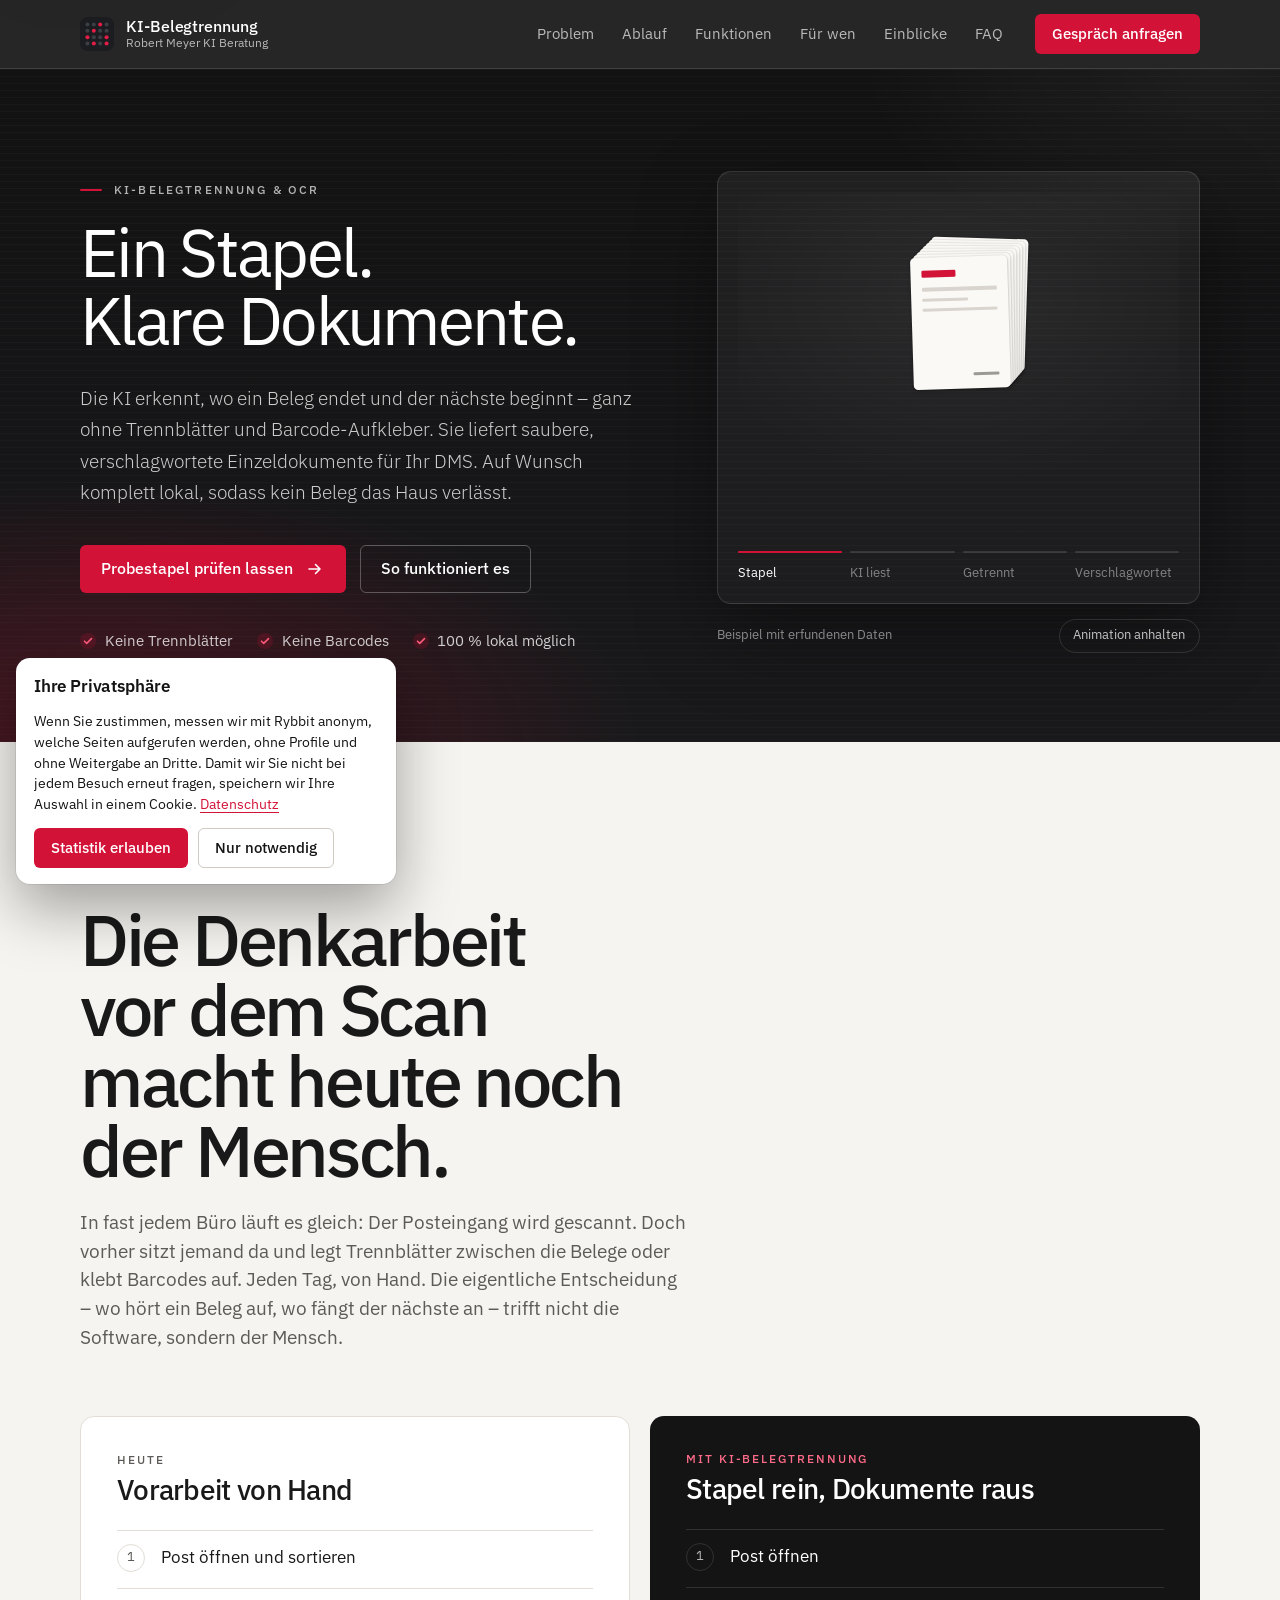
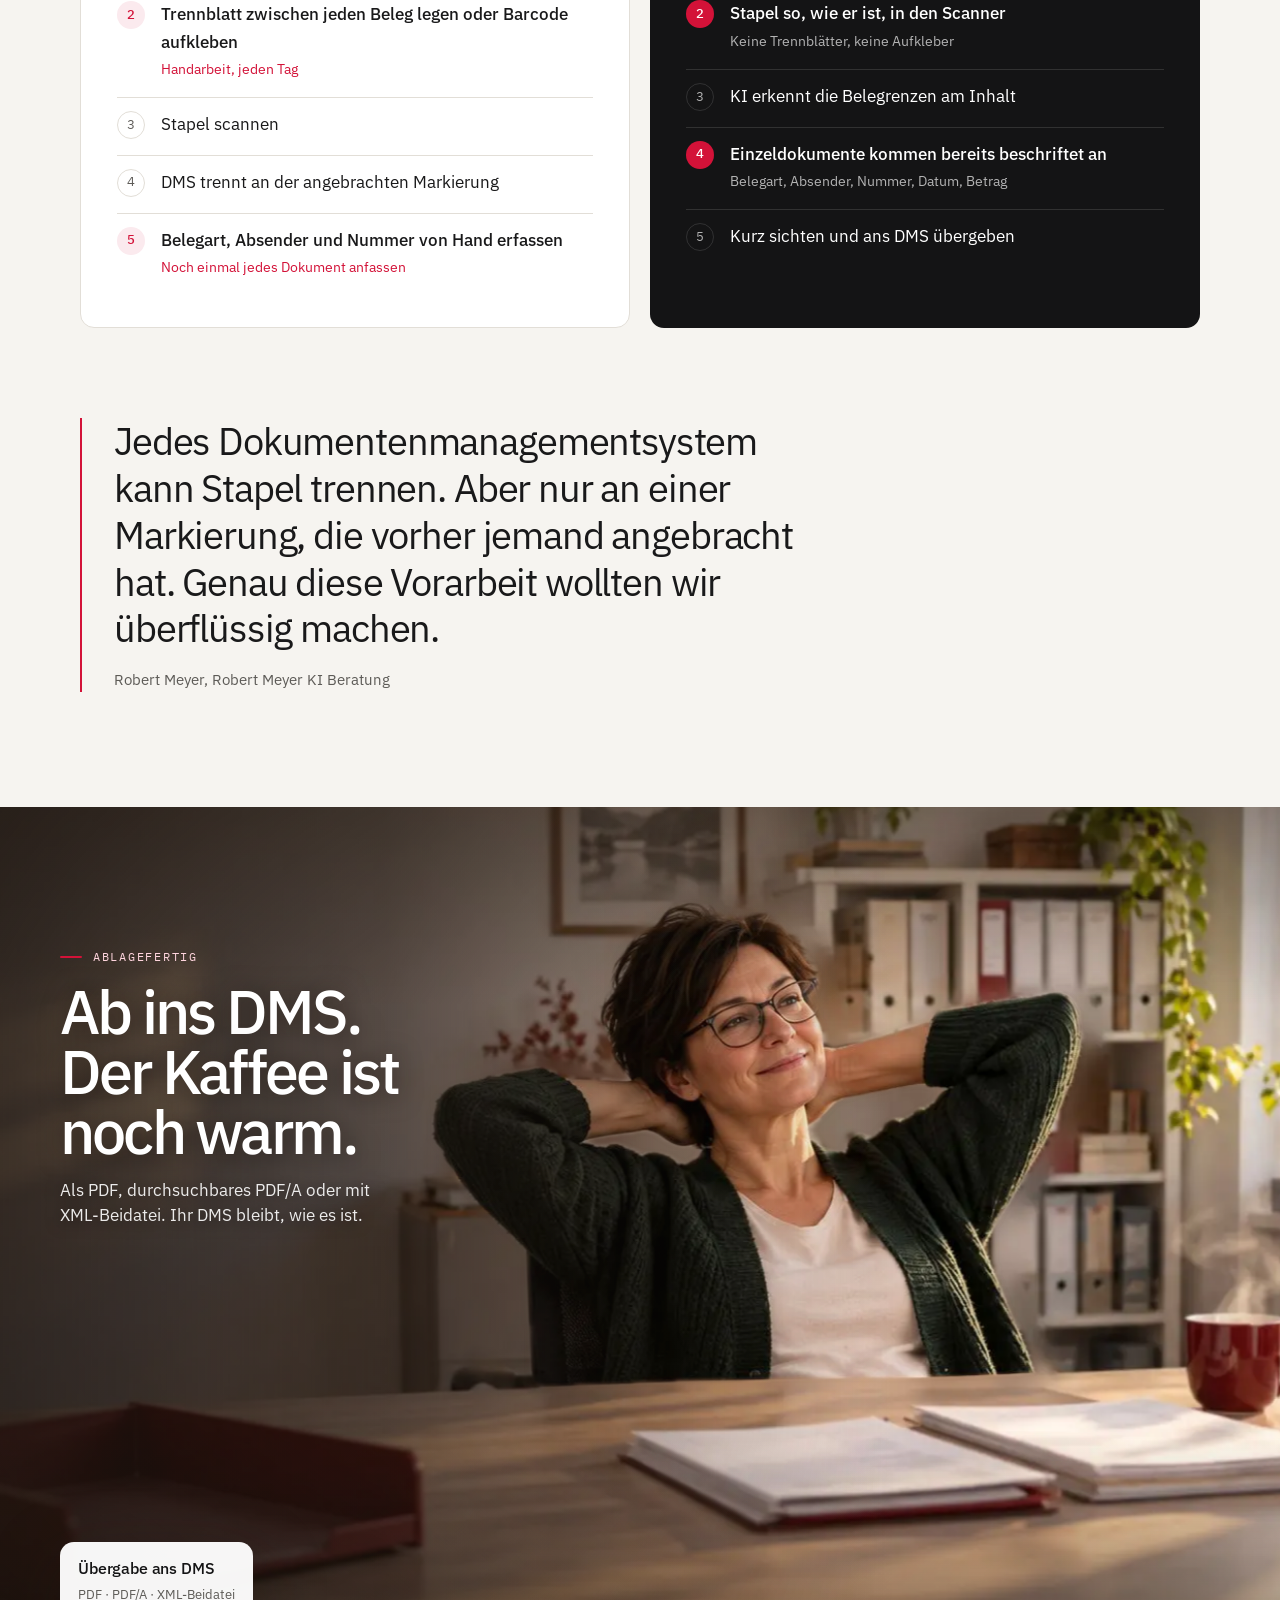
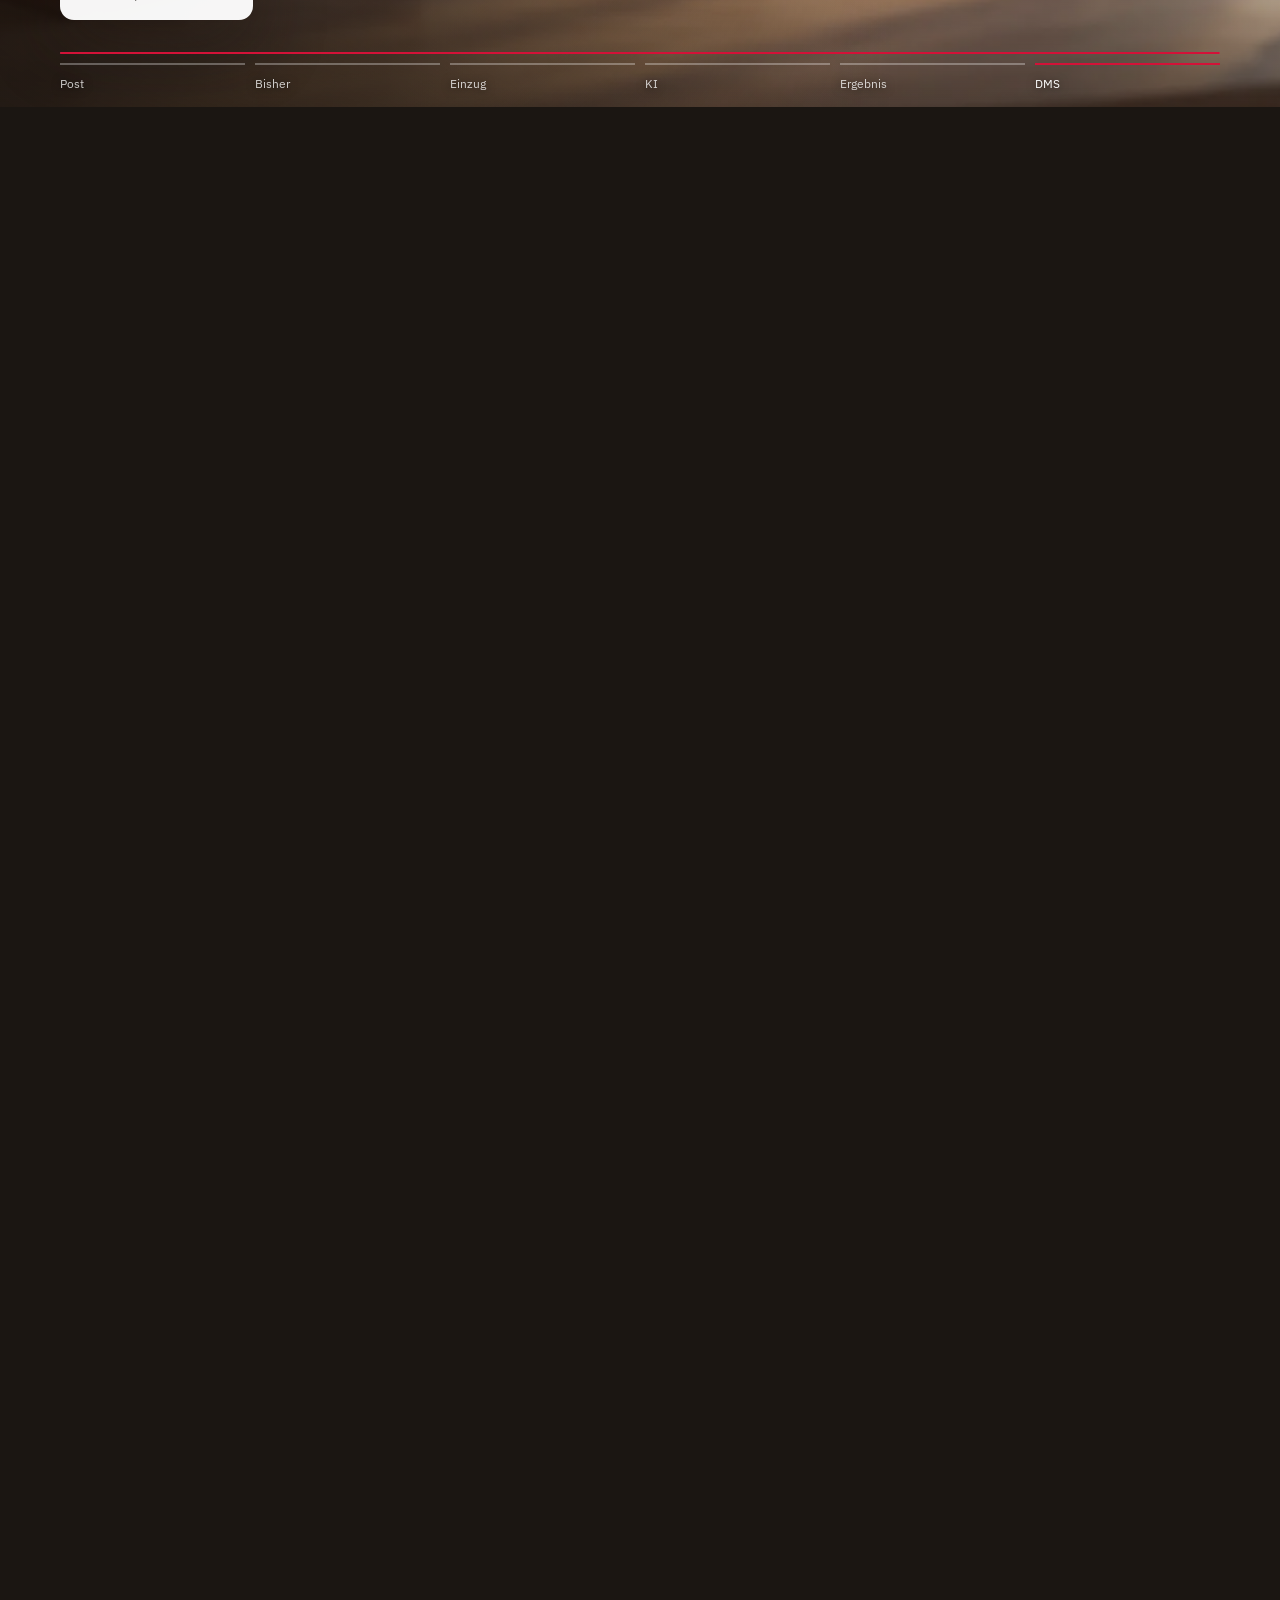
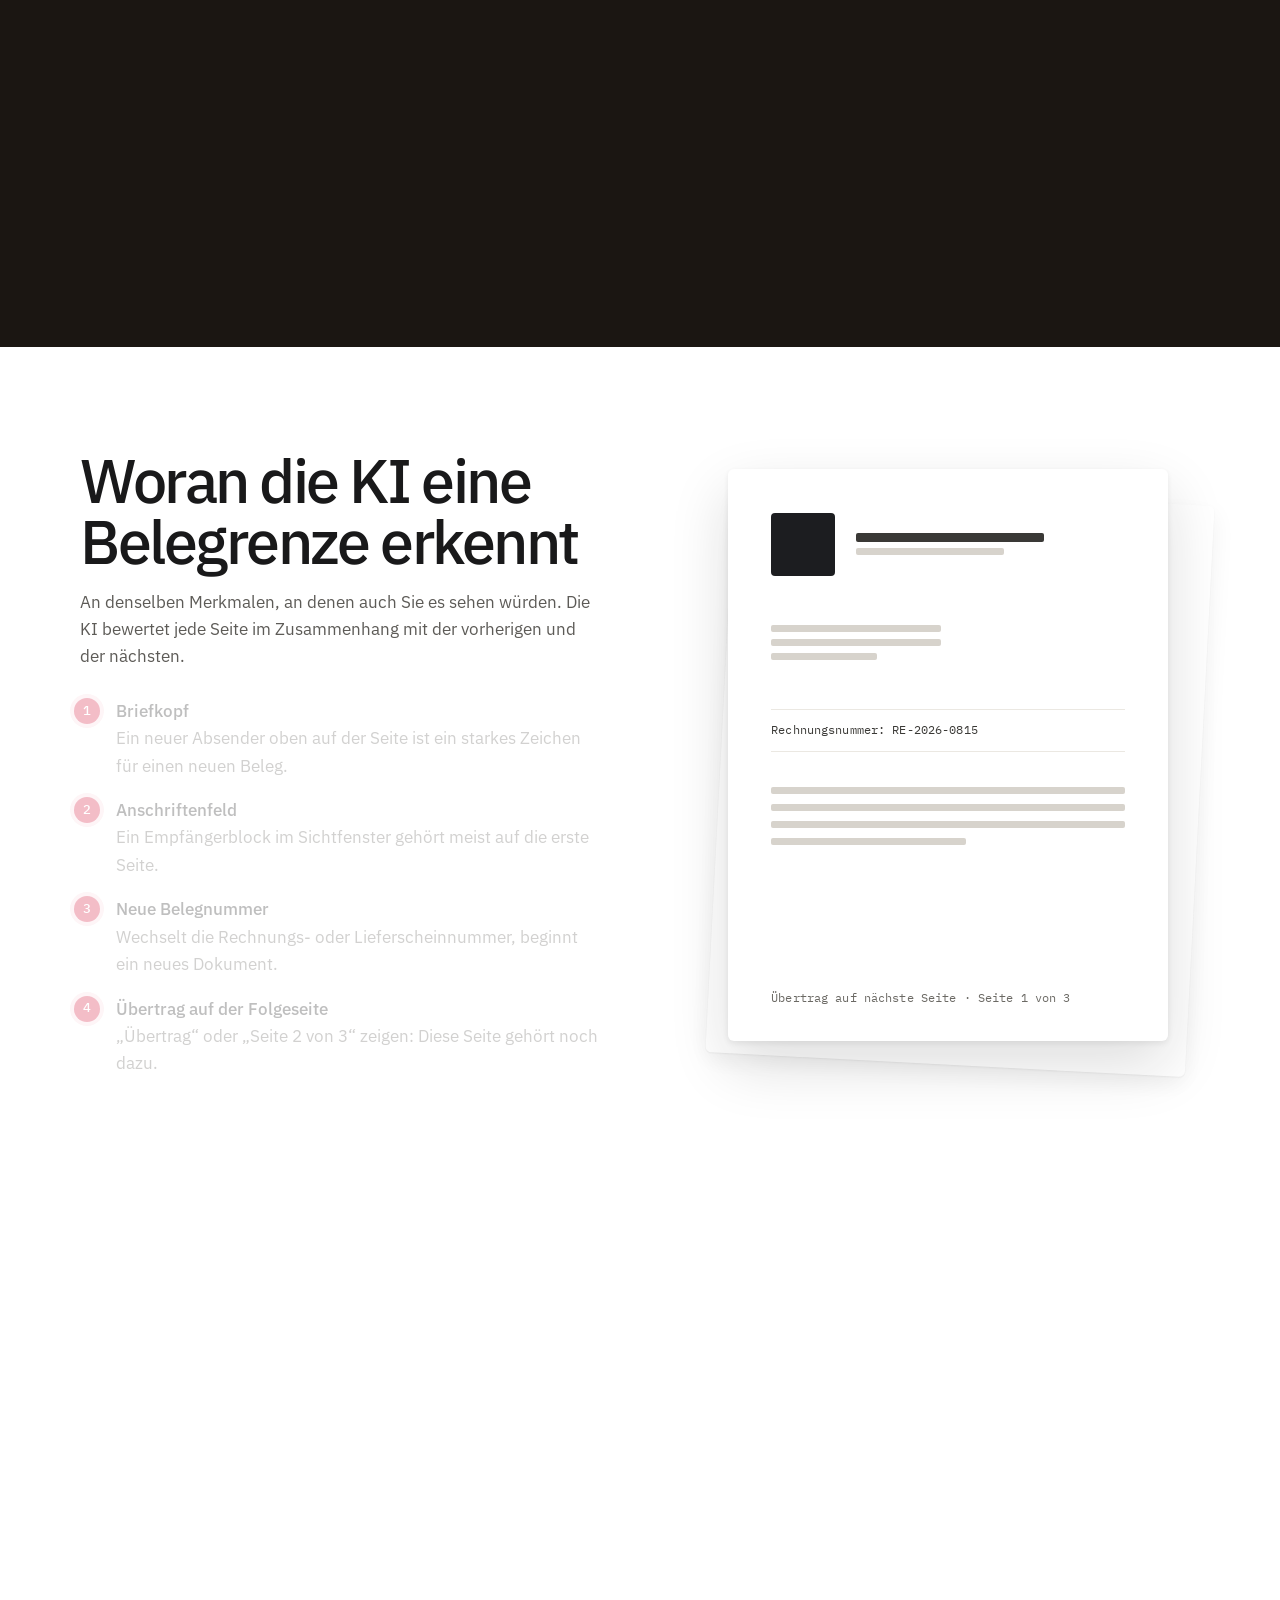
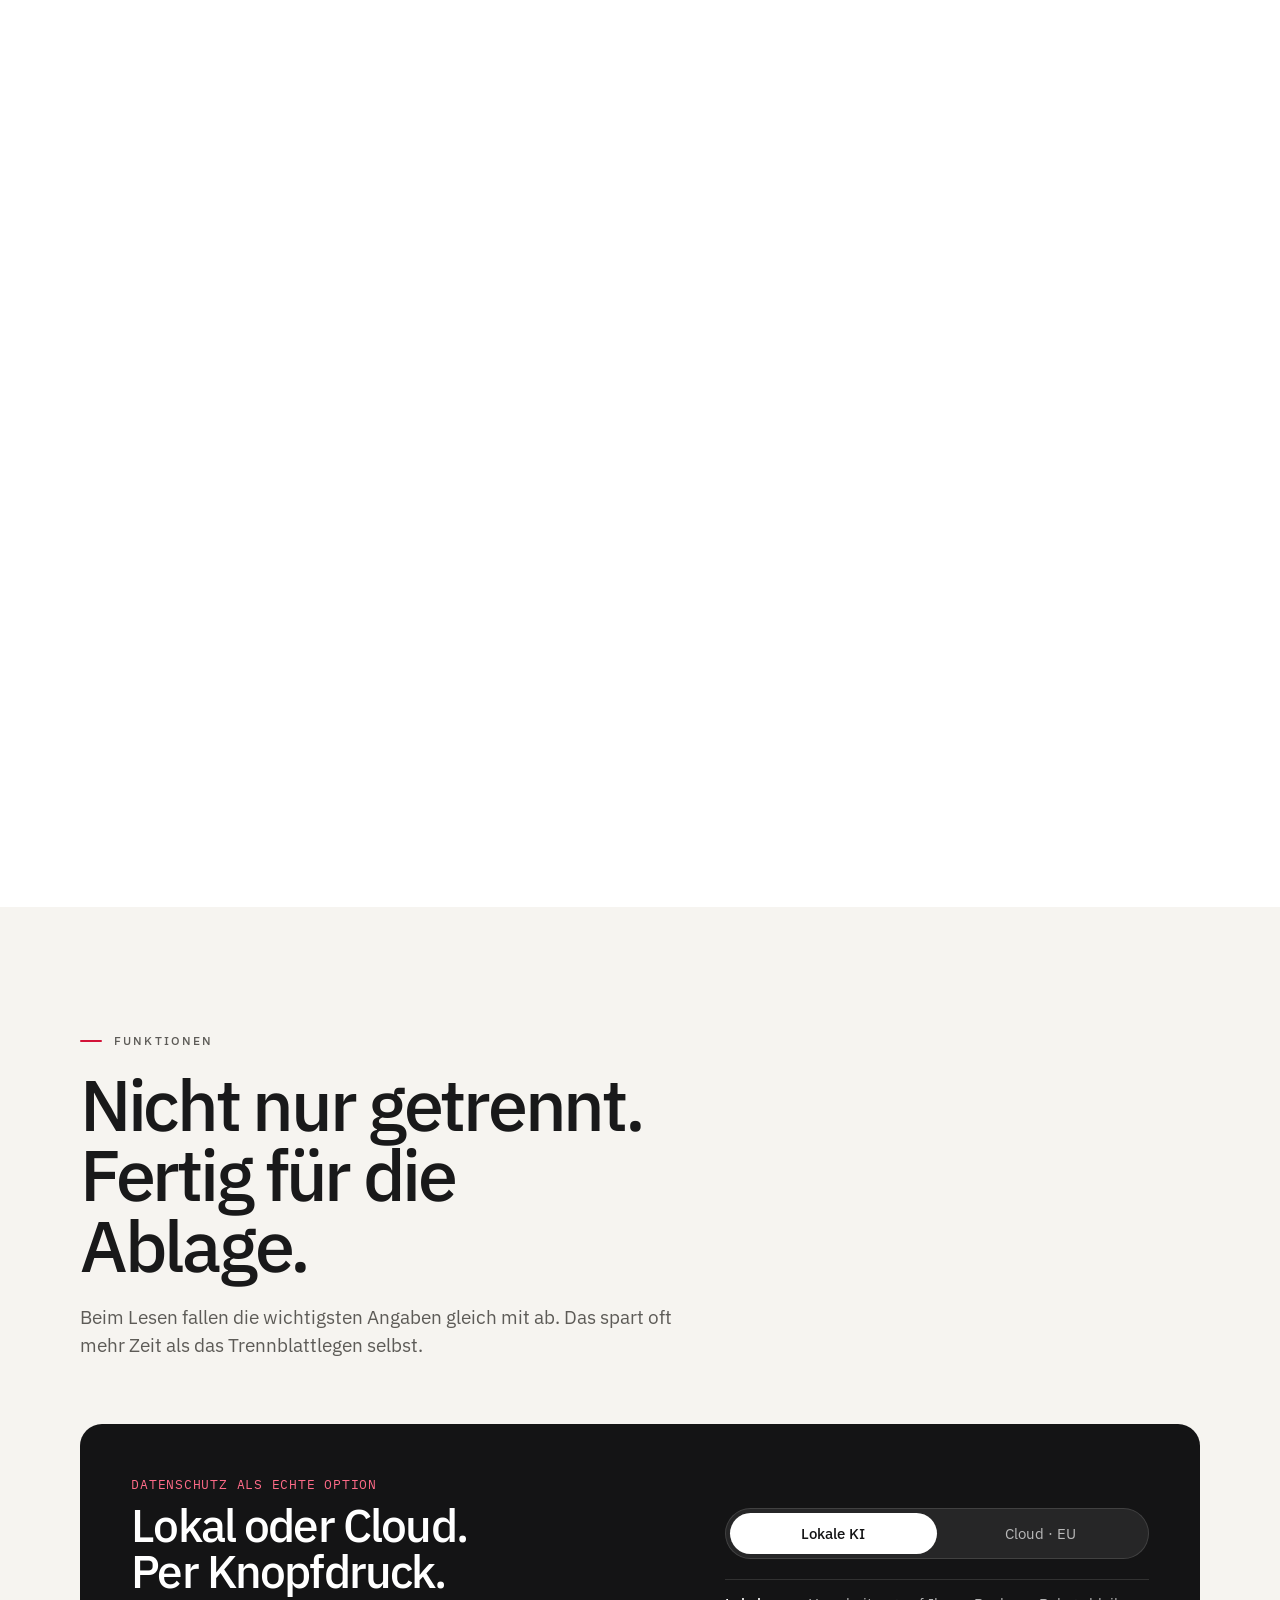
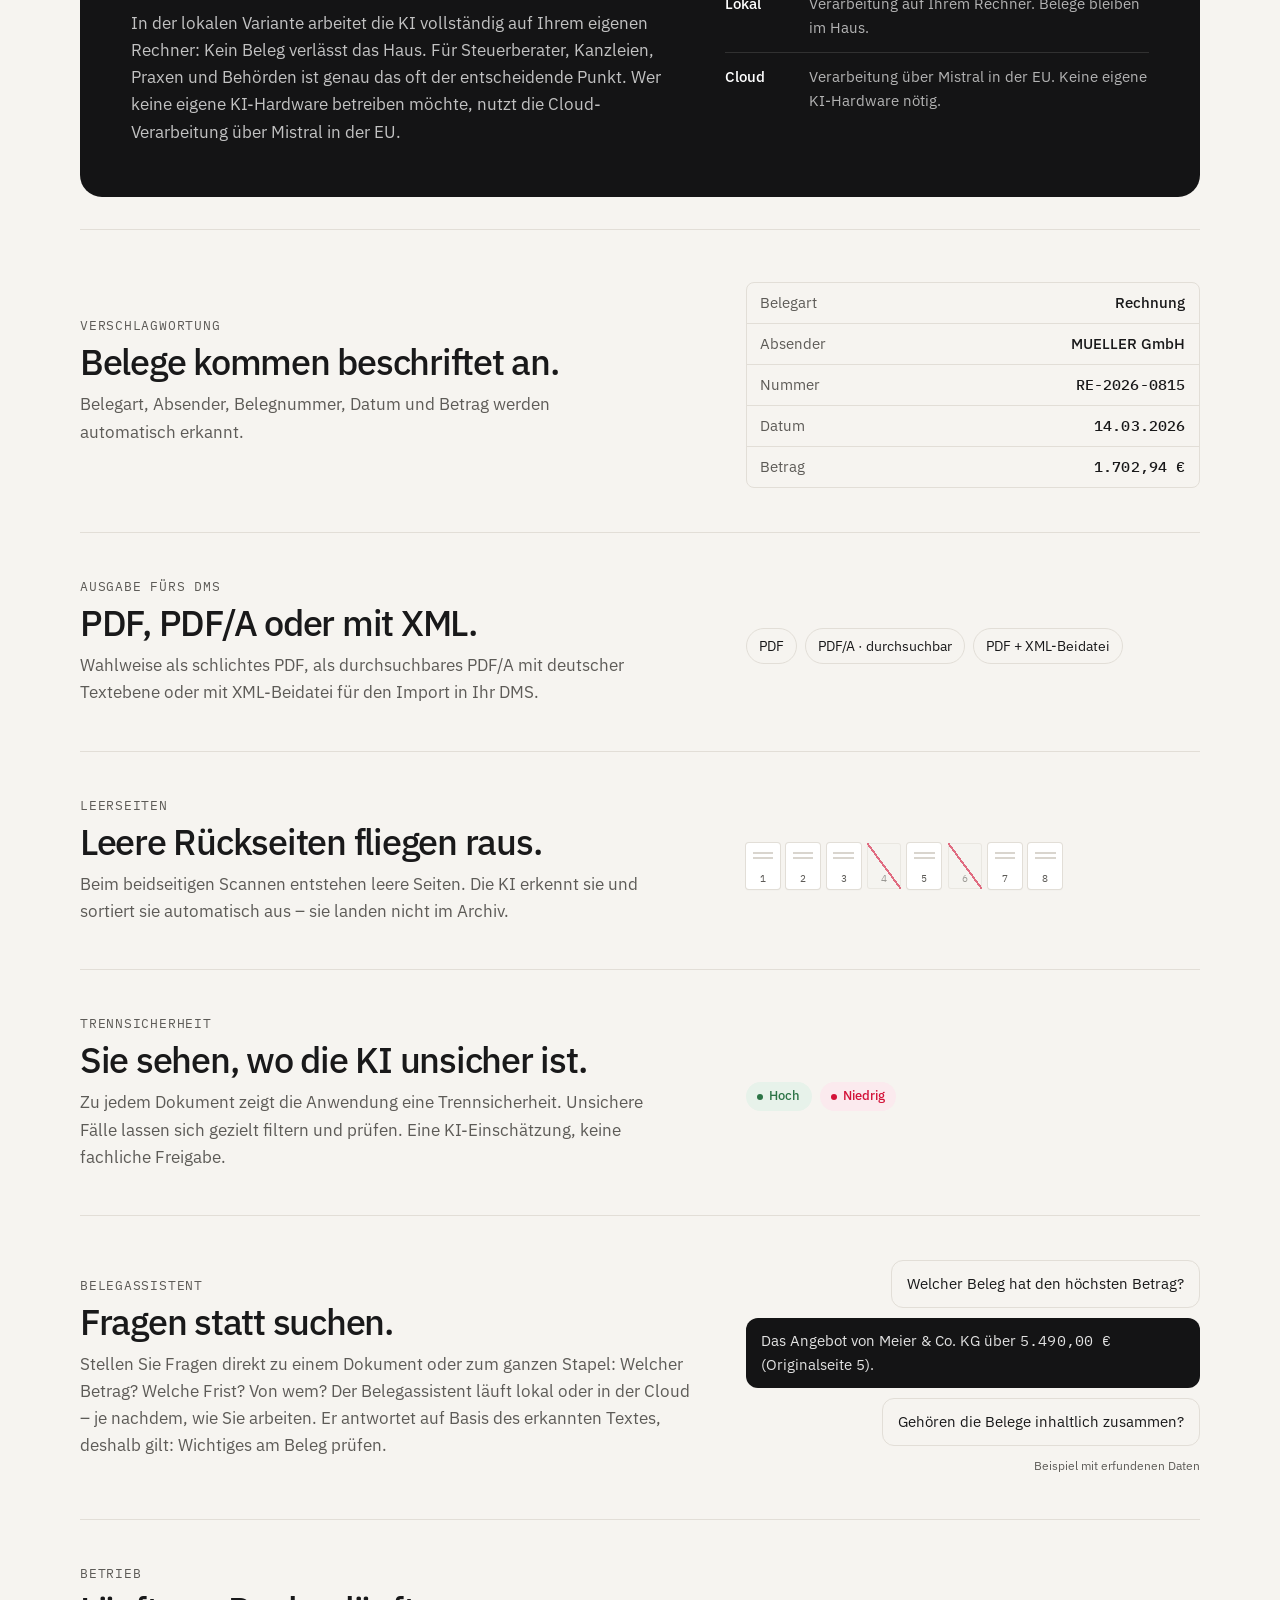
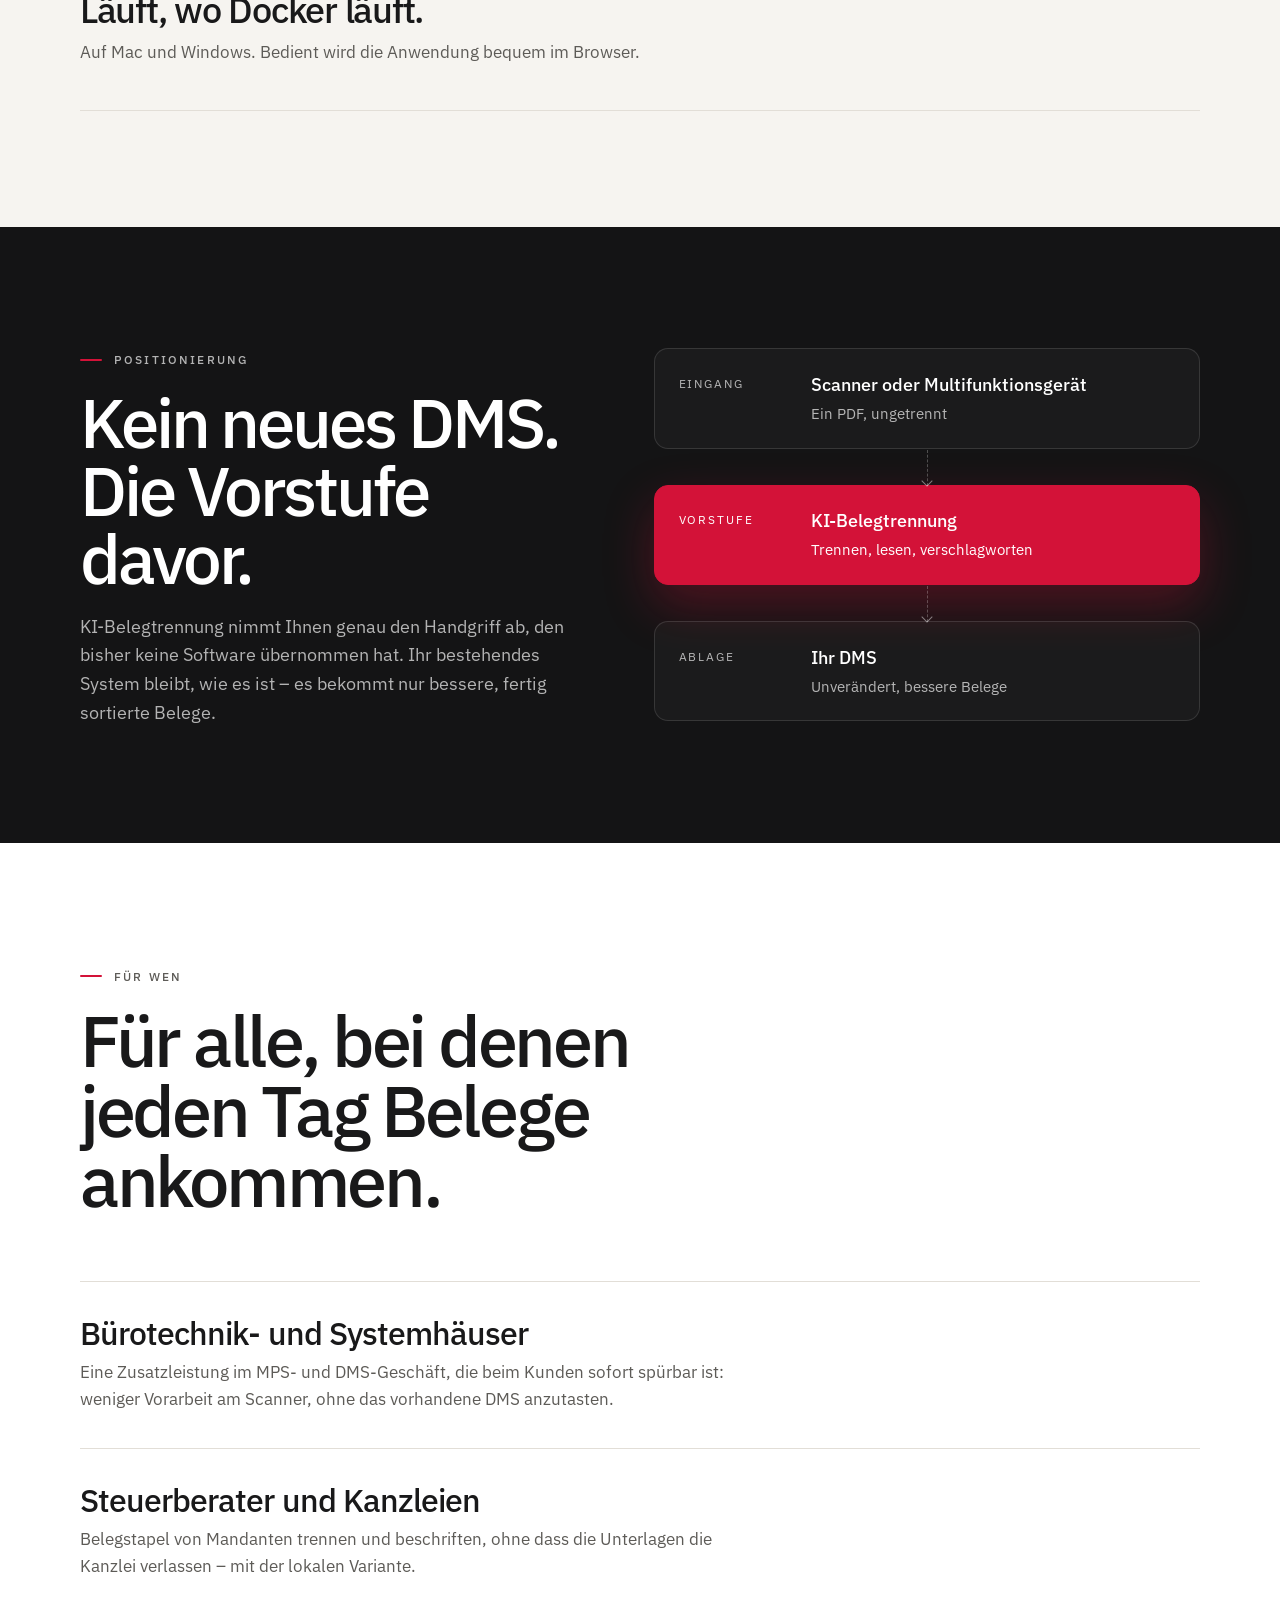
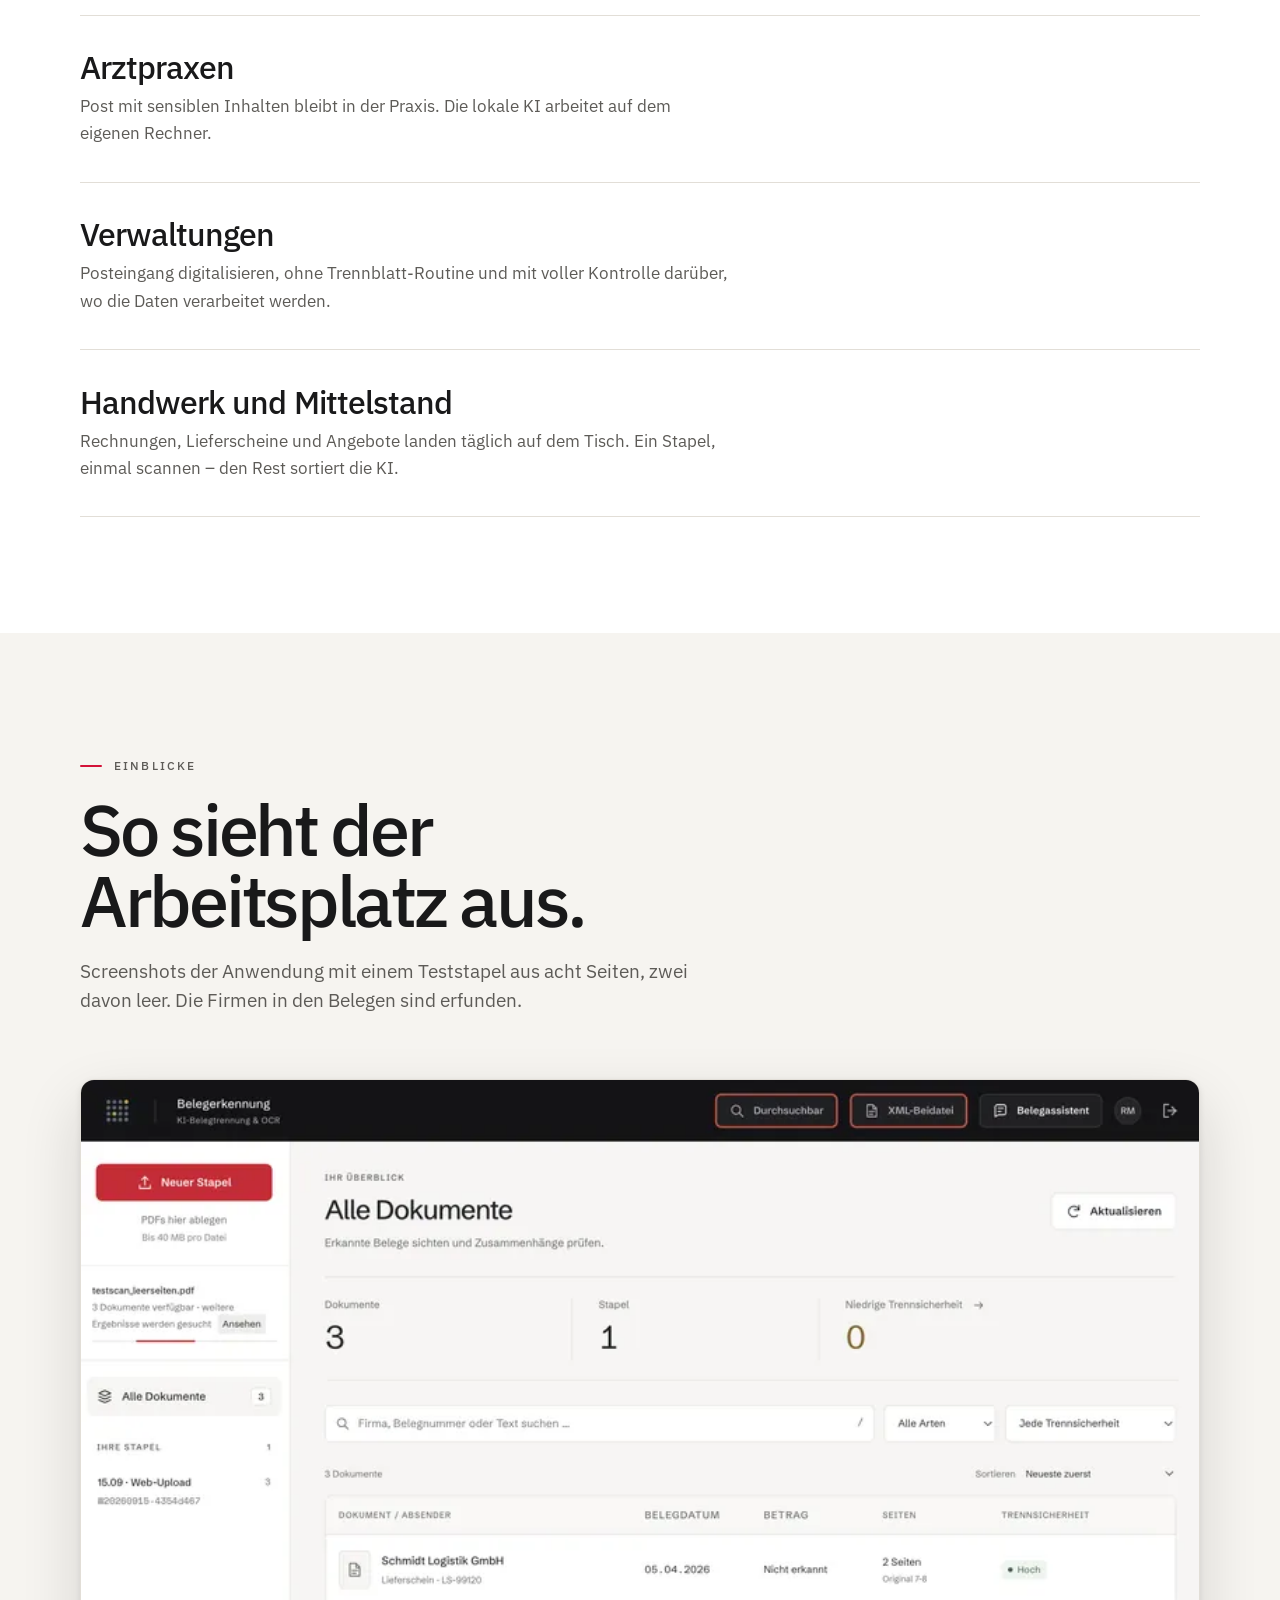
<file: index.html>
<!doctype html>
<html lang="de" class="no-js">
<head>
  <meta charset="utf-8">
  <meta name="viewport" content="width=device-width, initial-scale=1">
  <title>KI-Belegtrennung: Belegstapel ohne Trennblatt trennen</title>
  <meta name="description" content="Gescannte Belegstapel ohne Trennblatt und Barcode automatisch in verschlagwortete Einzeldokumente trennen. PDF/A und XML fürs DMS, auf Wunsch 100 % lokal.">
  <link rel="canonical" href="https://ki-belegtrennung.de/">
  <meta name="robots" content="index, follow">
  <meta name="author" content="Robert Meyer KI Beratung">
  <meta name="theme-color" content="#151515">
  <link rel="alternate" type="text/plain" href="llms.txt" title="Kurzbeschreibung für KI-Assistenten">

  <meta property="og:type" content="website">
  <meta property="og:locale" content="de_DE">
  <meta property="og:site_name" content="KI-Belegtrennung">
  <meta property="og:title" content="KI-Belegtrennung – Ein Stapel. Klare Dokumente.">
  <meta property="og:description" content="Gescannte Belegstapel ohne Trennblatt und ohne Barcode in saubere, verschlagwortete Einzeldokumente trennen. Auf Wunsch vollständig lokal.">
  <meta property="og:url" content="https://ki-belegtrennung.de/">
  <meta property="og:image" content="https://ki-belegtrennung.de/assets/img/og-image.jpg">
  <meta property="og:image:width" content="1200">
  <meta property="og:image:height" content="630">
  <meta property="og:image:alt" content="KI-Belegtrennung: Ein Stapel. Klare Dokumente.">
  <meta name="twitter:image:alt" content="KI-Belegtrennung: Ein Stapel. Klare Dokumente.">
  <meta name="twitter:card" content="summary_large_image">
  <meta name="twitter:title" content="KI-Belegtrennung – Ein Stapel. Klare Dokumente.">
  <meta name="twitter:description" content="Belegstapel ohne Trennblatt und Barcode automatisch trennen und verschlagworten. Auf Wunsch 100 % lokal.">
  <meta name="twitter:image" content="https://ki-belegtrennung.de/assets/img/og-image.jpg">

  <link rel="icon" href="favicon.ico" sizes="32x32">
  <link rel="icon" href="assets/img/favicon.svg" type="image/svg+xml">
  <link rel="apple-touch-icon" href="assets/img/apple-touch-icon.png">
  <link rel="manifest" href="site.webmanifest">

  <link rel="preload" href="assets/fonts/ibm-plex-sans-latin-400-normal.woff2" as="font" type="font/woff2" crossorigin>
  <link rel="preload" href="assets/fonts/ibm-plex-sans-latin-300-normal.woff2" as="font" type="font/woff2" crossorigin>
  <link rel="stylesheet" href="assets/css/styles.css">
  <script>
    if (!window.matchMedia("(prefers-reduced-motion: reduce)").matches) {
      document.documentElement.classList.add("is-scrub");
      document.documentElement.classList.add("js-reveal");
    }
  </script>
  <script src="assets/js/main.js" defer></script>

  <script type="application/ld+json">
  {
    "@context": "https://schema.org",
    "@graph": [
      {
        "@type": "Organization",
        "@id": "https://ki-belegtrennung.de/#organization",
        "name": "Robert Meyer KI Beratung",
        "url": "https://ki-belegtrennung.de/",
        "email": "rm@kostenmanager.net",
        "founder": { "@id": "https://ki-belegtrennung.de/#robert" },
        "address": {
          "@type": "PostalAddress",
          "streetAddress": "c/o Online-Impressum.de #4759, Europaring 90",
          "postalCode": "53757",
          "addressLocality": "Sankt Augustin",
          "addressCountry": "DE"
        }
      },
      {
        "@type": "Person",
        "@id": "https://ki-belegtrennung.de/#robert",
        "name": "Robert Meyer",
        "jobTitle": "KI-Berater, Fachautor und Dozent",
        "image": "https://ki-belegtrennung.de/assets/img/robert.webp",
        "worksFor": { "@id": "https://ki-belegtrennung.de/#organization" }
      },
      {
        "@type": "WebPage",
        "@id": "https://ki-belegtrennung.de/#webpage",
        "url": "https://ki-belegtrennung.de/",
        "name": "KI-Belegtrennung: Belegstapel ohne Trennblatt trennen",
        "inLanguage": "de-DE",
        "isPartOf": { "@id": "https://ki-belegtrennung.de/#website" },
        "about": { "@id": "https://ki-belegtrennung.de/#software" },
        "primaryImageOfPage": "https://ki-belegtrennung.de/assets/img/og-image.jpg",
        "dateModified": "2026-09-27"
      },
      {
        "@type": "WebSite",
        "@id": "https://ki-belegtrennung.de/#website",
        "url": "https://ki-belegtrennung.de/",
        "name": "KI-Belegtrennung",
        "inLanguage": "de-DE",
        "publisher": { "@id": "https://ki-belegtrennung.de/#organization" }
      },
      {
        "@type": "SoftwareApplication",
        "@id": "https://ki-belegtrennung.de/#software",
        "name": "KI-Belegtrennung",
        "alternateName": "Belegerkennung",
        "applicationCategory": "BusinessApplication",
        "applicationSubCategory": "Dokumentenerfassung, OCR und Belegtrennung",
        "operatingSystem": "macOS, Windows (Docker)",
        "inLanguage": "de",
        "description": "KI-gestützte Belegtrennung: zerlegt gescannte Stapel ohne Trennblätter und ohne Barcodes in verschlagwortete Einzeldokumente. Ausgabe als PDF, durchsuchbares PDF/A oder mit XML-Beidatei für den DMS-Import. Wahlweise vollständig lokal oder in der Cloud (Mistral, EU).",
        "featureList": [
          "Belegtrennung ohne Trennblatt und ohne Barcode",
          "Automatische Verschlagwortung: Belegart, Absender, Belegnummer, Datum, Betrag",
          "Leere Rückseiten werden automatisch aussortiert",
          "Lokale KI oder Cloud (Mistral, EU) umschaltbar",
          "Ausgabe als PDF, durchsuchbares PDF/A oder mit XML-Beidatei",
          "Belegassistent für Fragen zu Dokument und Stapel"
        ],
        "screenshot": "https://ki-belegtrennung.de/assets/screenshots/alle-dokumente.jpg",
        "image": "https://ki-belegtrennung.de/assets/img/og-image.jpg",
        "url": "https://ki-belegtrennung.de/",
        "publisher": { "@id": "https://ki-belegtrennung.de/#organization" }
      },
      {
        "@type": "VideoObject",
        "@id": "https://ki-belegtrennung.de/#erklaert",
        "name": "Ein Stapel rein. Klare Dokumente raus.",
        "description": "Kurzvideo: so KI-Belegtrennung den Posteingang ohne Trennblätter trennt.",
        "thumbnailUrl": "https://ki-belegtrennung.de/assets/video/poster.jpg",
        "contentUrl": "https://ki-belegtrennung.de/assets/video/ki-belegtrennung-erklaert.mp4",
        "uploadDate": "2026-09-26",
        "duration": "PT1M0.5S",
        "inLanguage": "de",
        "publisher": { "@id": "https://ki-belegtrennung.de/#organization" }
      },
      {
        "@type": "FAQPage",
        "@id": "https://ki-belegtrennung.de/#faq",
        "mainEntity": [
          {
            "@type": "Question",
            "name": "Trennt die KI jeden Stapel fehlerfrei?",
            "acceptedAnswer": { "@type": "Answer", "text": "Nein, das kann keine automatische Erkennung versprechen. Zu jedem erkannten Dokument zeigt KI-Belegtrennung eine Trennsicherheit an. Dokumente mit niedriger Trennsicherheit lassen sich gezielt filtern und prüfen. Die Trennsicherheit ist eine KI-Einschätzung, keine fachliche Freigabe." }
          },
          {
            "@type": "Question",
            "name": "Verlassen unsere Belege das Haus?",
            "acceptedAnswer": { "@type": "Answer", "text": "In der lokalen Variante nicht: Erkennung, Trennung und Belegassistent laufen auf Ihrem eigenen Rechner. In der Cloud-Variante werden die Seiten zur Verarbeitung an Mistral in der EU übertragen. Sie entscheiden, welche Variante Sie nutzen." }
          },
          {
            "@type": "Question",
            "name": "Ersetzt KI-Belegtrennung unser Dokumentenmanagementsystem?",
            "acceptedAnswer": { "@type": "Answer", "text": "Nein. KI-Belegtrennung ist die Vorstufe vor Ihrem DMS. Es liefert fertig getrennte und beschriftete Belege als PDF, durchsuchbares PDF/A oder mit XML-Beidatei. Archivierung, Workflows und Aufbewahrung bleiben in Ihrem bestehenden System." }
          },
          {
            "@type": "Question",
            "name": "Funktioniert der Import mit unserem DMS?",
            "acceptedAnswer": { "@type": "Answer", "text": "Die Ausgabeformate sind bewusst allgemein gehalten. Wie Ihr DMS die XML-Beidatei oder die Dateinamen übernimmt, hängt vom System und seiner Konfiguration ab. Das prüfen wir gemeinsam mit Ihnen oder Ihrem Systemhaus an echten Belegen, bevor Sie sich festlegen." }
          },
          {
            "@type": "Question",
            "name": "Welche Technik brauchen wir für den lokalen Betrieb?",
            "acceptedAnswer": { "@type": "Answer", "text": "KI-Belegtrennung läuft überall, wo Docker läuft, auf Mac und Windows. Wie schnell die lokale KI arbeitet, hängt von der Hardware und Ihrem Belegaufkommen ab. Das ermitteln wir im Gespräch und am besten mit einem Probestapel." }
          },
          {
            "@type": "Question",
            "name": "Ist der Einsatz damit automatisch DSGVO-konform?",
            "acceptedAnswer": { "@type": "Answer", "text": "Das kann keine Software pauschal zusagen. Die lokale Variante sorgt dafür, dass Belege Ihr Haus nicht verlassen. Die rechtliche Bewertung Ihres konkreten Einsatzes bleibt bei Ihnen und Ihrer Datenschutzberatung." }
          },
          {
            "@type": "Question",
            "name": "Wie zuverlässig sind die Antworten des Belegassistenten?",
            "acceptedAnswer": { "@type": "Answer", "text": "Der Belegassistent antwortet auf Grundlage des erkannten Textes. Wenn die Texterkennung eine Ziffer falsch liest, kann auch die Antwort falsch sein. Deshalb gilt: Wichtige Angaben wie Beträge und Fristen am Beleg prüfen." }
          },
          {
            "@type": "Question",
            "name": "Was kostet KI-Belegtrennung?",
            "acceptedAnswer": { "@type": "Answer", "text": "Das hängt davon ab, ob Sie lokal oder in der Cloud arbeiten, wie viele Belege anfallen und ob ein Systemhaus beteiligt ist. Eine Preisliste veröffentlichen wir derzeit nicht. Schreiben Sie uns kurz Ihre Situation, Sie erhalten eine persönliche Antwort." }
          }
        ]
      }
    ]
  }
  </script>
</head>
<body>
  <a class="skip-link" href="#inhalt">Zum Inhalt springen</a>

  <header class="site-header" data-header>
    <div class="container header-inner">
      <a class="brand" href="./" aria-label="KI-Belegtrennung – Startseite">
        <svg class="brand-mark" viewBox="0 0 32 32" aria-hidden="true" focusable="false"><use href="#mark"/></svg>
        <span class="brand-text">
          <span class="brand-name">KI-Belegtrennung</span>
          <span class="brand-sub">Robert Meyer KI Beratung</span>
        </span>
      </a>
      <button class="nav-toggle" type="button" aria-expanded="false" aria-controls="hauptnavigation" data-nav-toggle>
        <span class="nav-toggle-bars" aria-hidden="true"></span>
        <span class="visually-hidden">Menü</span>
      </button>
      <nav id="hauptnavigation" class="site-nav" aria-label="Hauptnavigation" data-nav>
        <ul>
          <li><a href="#problem">Problem</a></li>
          <li><a href="#ablauf">Ablauf</a></li>
          <li><a href="#funktionen">Funktionen</a></li>
          <li><a href="#zielgruppen">Für wen</a></li>
          <li><a href="#einblicke">Einblicke</a></li>
          <li><a href="#faq">FAQ</a></li>
        </ul>
        <a class="btn btn-primary btn-sm" href="#kontakt" data-rybbit-event="cta_gespraech_header">Gespräch anfragen</a>
      </nav>
    </div>
  </header>

  <main id="inhalt">
    <!-- Hero -->
    <section class="hero" aria-labelledby="hero-title">
      <div class="hero-bg" aria-hidden="true"></div>
      <div class="container hero-grid">
        <div class="hero-copy">
          <p class="eyebrow eyebrow-light">KI-Belegtrennung &amp; OCR</p>
          <h1 id="hero-title">Ein Stapel.<br>Klare Dokumente.</h1>
          <p class="hero-lead">Die KI erkennt, wo ein Beleg endet und der nächste beginnt – ganz ohne Trennblätter und Barcode-Aufkleber. Sie liefert saubere, verschlagwortete Einzeldokumente für Ihr DMS. Auf Wunsch komplett lokal, sodass kein Beleg das Haus verlässt.</p>
          <div class="hero-actions">
            <a class="btn btn-primary" href="#kontakt" data-topic="Probestapel prüfen lassen" data-rybbit-event="cta_probestapel_hero">Probestapel prüfen lassen <svg class="icon" aria-hidden="true"><use href="#i-arrow"/></svg></a>
            <a class="btn btn-ghost-light" href="#ablauf" data-rybbit-event="cta_ablauf_hero">So funktioniert es</a>
          </div>
          <ul class="hero-points">
            <li>Keine Trennblätter</li>
            <li>Keine Barcodes</li>
            <li>100 % lokal möglich</li>
          </ul>
        </div>

        <figure class="hero-visual">
          <div class="story" data-story data-state="stack" aria-hidden="true">
            <div class="story-stage">
              <div class="scanline"></div>
              <div class="sheet doc-a first" style="--i:0;--g:0;--k:0"><span class="bar"></span><span class="ln"></span><span class="ln s"></span><span class="ln"></span><span class="ln m"></span></div>
              <div class="sheet doc-a" style="--i:1;--g:0;--k:1"><span class="ln"></span><span class="ln"></span><span class="ln s"></span><span class="ln m"></span></div>
              <div class="sheet doc-a" style="--i:2;--g:0;--k:2"><span class="ln"></span><span class="ln s"></span><span class="ln m"></span></div>
              <div class="sheet blank" style="--i:3;--k:0"></div>
              <div class="sheet doc-b first" style="--i:4;--g:1;--k:0"><span class="bar"></span><span class="ln"></span><span class="ln"></span><span class="ln s"></span><span class="ln m"></span></div>
              <div class="sheet blank" style="--i:5;--k:1"></div>
              <div class="sheet doc-c first" style="--i:6;--g:2;--k:0"><span class="bar"></span><span class="ln s"></span><span class="ln"></span><span class="ln m"></span></div>
              <div class="sheet doc-c" style="--i:7;--g:2;--k:1"><span class="ln"></span><span class="ln s"></span><span class="ln"></span></div>

              <div class="tag" style="--g:0"><b>Rechnung</b><span>MUELLER GmbH</span><em>S. 1–3 · 1.702,94 €</em></div>
              <div class="tag" style="--g:1"><b>Angebot</b><span>Meier &amp; Co. KG</span><em>S. 5 · 5.490,00 €</em></div>
              <div class="tag" style="--g:2"><b>Lieferschein</b><span>Schmidt Logistik</span><em>S. 7–8</em></div>
              <div class="bin">2 leere Seiten aussortiert</div>
            </div>
            <ol class="story-steps">
              <li data-step="stack">Stapel</li>
              <li data-step="scan">KI liest</li>
              <li data-step="split">Getrennt</li>
              <li data-step="tagged">Verschlagwortet</li>
            </ol>
          </div>
          <figcaption>
            <span class="visually-hidden">Animation: Ein Stapel aus acht gescannten Seiten wird von der KI gelesen und in drei Einzeldokumente getrennt – eine Rechnung, ein Angebot und einen Lieferschein. Zwei leere Seiten werden aussortiert.</span>
            <span class="story-note">Beispiel mit erfundenen Daten</span>
            <button class="story-toggle" type="button" data-story-toggle aria-pressed="false">Animation anhalten</button>
          </figcaption>
        </figure>
      </div>
    </section>

    <!-- Problem -->
    <section id="problem" class="section section-paper" aria-labelledby="problem-title">
      <div class="container">
        <div class="section-head" data-reveal>
          <p class="eyebrow">Das Problem</p>
          <h2 id="problem-title">Die Denkarbeit vor dem Scan<br>macht heute noch der Mensch.</h2>
          <p class="section-lead">In fast jedem Büro läuft es gleich: Der Posteingang wird gescannt. Doch vorher sitzt jemand da und legt Trennblätter zwischen die Belege oder klebt Barcodes auf. Jeden Tag, von Hand. Die eigentliche Entscheidung – wo hört ein Beleg auf, wo fängt der nächste an – trifft nicht die Software, sondern der Mensch.</p>
        </div>

        <div class="compare">
          <article class="compare-col compare-before" data-reveal aria-labelledby="heute-title">
            <h3 id="heute-title"><span class="compare-label">Heute</span> Vorarbeit von Hand</h3>
            <ol class="flow">
              <li>Post öffnen und sortieren</li>
              <li class="flow-pain">Trennblatt zwischen jeden Beleg legen oder Barcode aufkleben <span>Handarbeit, jeden Tag</span></li>
              <li>Stapel scannen</li>
              <li>DMS trennt an der angebrachten Markierung</li>
              <li class="flow-pain">Belegart, Absender und Nummer von Hand erfassen <span>Noch einmal jedes Dokument anfassen</span></li>
            </ol>
          </article>
          <article class="compare-col compare-after" data-reveal aria-labelledby="mit-title">
            <h3 id="mit-title"><span class="compare-label">Mit KI-Belegtrennung</span> Stapel rein, Dokumente raus</h3>
            <ol class="flow">
              <li>Post öffnen</li>
              <li class="flow-gain">Stapel so, wie er ist, in den Scanner <span>Keine Trennblätter, keine Aufkleber</span></li>
              <li>KI erkennt die Belegrenzen am Inhalt</li>
              <li class="flow-gain">Einzeldokumente kommen bereits beschriftet an <span>Belegart, Absender, Nummer, Datum, Betrag</span></li>
              <li>Kurz sichten und ans DMS übergeben</li>
            </ol>
          </article>
        </div>

        <blockquote class="pullquote" data-reveal>
          <p>Jedes Dokumentenmanagementsystem kann Stapel trennen. Aber nur an einer Markierung, die vorher jemand angebracht hat. Genau diese Vorarbeit wollten wir überflüssig machen.</p>
          <footer>Robert Meyer, Robert Meyer KI Beratung</footer>
        </blockquote>
      </div>
    </section>

    <!-- Ablauf: full-viewport scroll scene -->
    <section id="ablauf" class="scene" data-nav="dark" aria-labelledby="ablauf-title">
      <h2 id="ablauf-title" class="visually-hidden">Ein Morgen im Posteingang: vom Stapel ins DMS.</h2>
      <div class="scene-track" data-scene>
        <div class="scene-stage">
          <article class="scene-beat">
            <picture>
              <source type="image/webp" srcset="assets/story/story-1-posteingang.webp">
              <img class="scene-bg" src="assets/story/story-1-posteingang.jpg" width="1672" height="941" alt="Eine Sachbearbeiterin sitzt vor einem großen Haufen geöffneter Post und Belege auf ihrem Schreibtisch." decoding="async" fetchpriority="high">
            </picture>
            <div class="scene-depth" data-from="0" data-to="1" aria-hidden="true">
              <img class="scene-depth-back" src="assets/story/story-1-posteingang-hinten.webp" width="1672" height="941" alt="" fetchpriority="high" decoding="async">
              <div class="scene-depth-front">
                <img src="assets/story/story-1-posteingang-vorne.webp" width="1672" height="941" alt="" fetchpriority="high" decoding="async">
              </div>
            </div>
            <div class="scene-veil" aria-hidden="true"></div>
            <div class="scene-foreground">
              <div class="scene-copy">
                <p class="scene-kicker">Montagmorgen, Posteingang</p>
                <h3>Die Post ist da.</h3>
                <p class="scene-lead">Rechnungen, Bescheide, Lieferscheine, alles durcheinander. Und jeder Beleg soll einzeln ins DMS.</p>
              </div>
            </div>
          </article>

          <article class="scene-beat">
            <picture>
              <source type="image/webp" srcset="assets/story/story-2-trennblaetter.webp">
              <img class="scene-bg" src="assets/story/story-2-trennblaetter.jpg" width="1672" height="941" alt="Sie legt gelbe Barcode-Trennblätter zwischen die Belege eines hohen Stapels." loading="lazy" decoding="async">
            </picture>
            <div class="scene-depth" data-from="0.68" data-to="2" aria-hidden="true">
              <img class="scene-depth-back" src="assets/story/story-2-trennblaetter-hinten.webp" width="1672" height="941" alt="" loading="lazy" decoding="async">
              <div class="scene-depth-front">
                <img src="assets/story/story-2-trennblaetter-vorne.webp" width="1672" height="941" alt="" loading="lazy" decoding="async">
              </div>
            </div>
            <div class="scene-veil" aria-hidden="true"></div>
            <div class="scene-foreground">
              <div class="scene-copy">
                <p class="scene-kicker">Bisher</p>
                <h3>Trennblatt. Beleg. Trennblatt.</h3>
                <p class="scene-lead">Damit das DMS weiß, wo ein Beleg endet, kommt zwischen jeden Beleg ein Barcode-Blatt. Jeden Morgen, von Hand.</p>
              </div>
              <div class="scene-card scene-count">
                <span class="scene-count-num" data-sheets>17</span>
                <span class="scene-count-label">Trennblätter eingelegt, und der Stapel ist noch nicht durch</span>
              </div>
            </div>
          </article>

          <article class="scene-beat">
            <picture>
              <source type="image/webp" srcset="assets/story/story-3-einzug.webp">
              <img class="scene-bg" src="assets/story/story-3-einzug.jpg" width="1672" height="941" alt="Sie legt den ungetrennten Stapel ohne Trennblätter in den Dokumenteneinzug des Multifunktionsgeräts." loading="lazy" decoding="async">
            </picture>
            <div class="scene-depth" data-from="1.68" data-to="3" style="--mx: 54px; --ms: .05; --mo: 62% 100%; --bx: 18px; --bs0: 1.09; --bsd: .05; --z0: 1; --zd: 0" aria-hidden="true">
              <img class="scene-depth-back" src="assets/story/story-3-einzug-hinten.webp" width="1672" height="941" alt="" loading="lazy" decoding="async">
              <div class="scene-depth-front">
                <img src="assets/story/story-3-einzug-vorne.webp" width="1672" height="941" alt="" loading="lazy" decoding="async">
                <div class="scene-scan"></div>
              </div>
            </div>
            <div class="scene-veil" aria-hidden="true"></div>
            <div class="scene-foreground">
              <div class="scene-copy">
                <p class="scene-kicker">Mit KI-Belegtrennung</p>
                <h3>Der Stapel geht rein, wie er ist.</h3>
                <p class="scene-lead">Keine Trennblätter, keine Aufkleber. Ein Scan, ein PDF.</p>
              </div>
              <div class="scene-card scene-chip">
                <strong>Dokumenteneinzug</strong>
                <span>Ein Stapel, null Trennblätter</span>
              </div>
            </div>
          </article>

          <article class="scene-beat">
            <picture>
              <source type="image/webp" srcset="assets/story/story-4-monitor.webp">
              <img class="scene-bg" src="assets/story/story-4-monitor.jpg" width="1672" height="941" alt="Sie sitzt vor dem Bildschirm, während die KI den gescannten Stapel liest." loading="lazy" decoding="async">
            </picture>
            <div class="scene-depth" data-from="2.68" data-to="5" aria-hidden="true">
              <img class="scene-depth-back" src="assets/story/story-4-monitor-hinten.webp" width="1672" height="941" alt="" loading="lazy" decoding="async">
              <div class="scene-depth-front">
                <img src="assets/story/story-4-monitor-vorne.webp" width="1672" height="941" alt="" loading="lazy" decoding="async">
              </div>
            </div>
            <div class="scene-veil" aria-hidden="true"></div>
            <div class="scene-foreground">
              <div class="scene-copy">
                <p class="scene-kicker">Die KI liest mit</p>
                <h3>Sie erkennt, wo ein Beleg endet.</h3>
                <p class="scene-lead">An Briefkopf, Anschrift und neuer Belegnummer, also an denselben Merkmalen wie Sie.</p>
              </div>
              <div class="scene-card scene-strip" data-strip style="--scan:1;--split:1;--tag:1">
                <p class="scene-card-label">Ein PDF, acht Seiten</p>
                <div class="strip" aria-hidden="true">
                  <span class="strip-scan"></span>
                  <i class="g0" style="--i:0;--g:0"></i><i class="g0" style="--i:1;--g:0"></i><i class="g0" style="--i:2;--g:0"></i>
                  <i class="blank g1" style="--i:3;--g:1"></i>
                  <i class="g1" style="--i:4;--g:1"></i>
                  <i class="blank g2" style="--i:5;--g:2"></i>
                  <i class="g2" style="--i:6;--g:2"></i><i class="g2" style="--i:7;--g:2"></i>
                  <b style="--g:0;--c:1.5">Rechnung</b><b style="--g:1;--c:4">Angebot</b><b style="--g:2;--c:6.5">Lieferschein</b>
                </div>
                <p class="scene-card-note">Zwei leere Seiten aussortiert · erfundene Daten</p>
              </div>
            </div>
          </article>

          <article class="scene-beat">
            <picture>
              <source type="image/webp" srcset="assets/story/story-4-monitor-dms.webp">
              <img class="scene-bg" src="assets/story/story-4-monitor-dms.jpg" width="1672" height="941" alt="Auf ihrem Bildschirm: die Übersicht „Alle Dokumente“ mit drei erkannten Belegen." loading="lazy" decoding="async">
            </picture>
            <div class="scene-depth" data-from="2.68" data-to="5" aria-hidden="true">
              <img class="scene-depth-back" src="assets/story/story-4-monitor-dms-hinten.webp" width="1672" height="941" alt="" loading="lazy" decoding="async">
              <div class="scene-depth-front">
                <img src="assets/story/story-4-monitor-vorne.webp" width="1672" height="941" alt="" loading="lazy" decoding="async">
              </div>
            </div>
            <div class="scene-veil" aria-hidden="true"></div>
            <div class="scene-foreground">
              <div class="scene-copy">
                <p class="scene-kicker">Ergebnis</p>
                <h3>Getrennt. Beschriftet. Prüfbar.</h3>
                <p class="scene-lead">Jeder Beleg mit Absender, Nummer, Datum, Betrag und Trennsicherheit. Unsichere Fälle sieht sie sofort.</p>
              </div>
              <div class="scene-card scene-docs">
                <p class="scene-card-label">Einzeldokumente</p>
                <ul>
                  <li><b>Rechnung</b><span>MUELLER GmbH · S. 1–3</span></li>
                  <li><b>Angebot</b><span>Meier &amp; Co. KG · S. 5</span></li>
                  <li><b>Lieferschein</b><span>Schmidt Logistik · S. 7–8</span></li>
                </ul>
                <p class="scene-card-note">Beispiel mit erfundenen Daten</p>
              </div>
            </div>
          </article>

          <article class="scene-beat">
            <picture>
              <source type="image/webp" srcset="assets/story/story-5-ablage.webp">
              <img class="scene-bg" src="assets/story/story-5-ablage.jpg" width="1672" height="941" alt="Der Schreibtisch ist aufgeräumt, das Ablagefach leer. Sie lehnt sich entspannt zurück, der Kaffee dampft noch." loading="lazy" decoding="async">
            </picture>
            <div class="scene-depth" data-from="4.68" data-to="6" aria-hidden="true">
              <img class="scene-depth-back" src="assets/story/story-5-ablage-hinten.webp" width="1672" height="941" alt="" loading="lazy" decoding="async">
              <div class="scene-depth-front">
                <img src="assets/story/story-5-ablage-vorne.webp" width="1672" height="941" alt="" loading="lazy" decoding="async">
              </div>
            </div>
            <div class="scene-veil" aria-hidden="true"></div>
            <div class="scene-foreground">
              <div class="scene-copy">
                <p class="scene-kicker">Ablagefertig</p>
                <h3>Ab ins DMS. Der Kaffee ist noch warm.</h3>
                <p class="scene-lead">Als PDF, durchsuchbares PDF/A oder mit XML-Beidatei. Ihr DMS bleibt, wie es ist.</p>
              </div>
              <div class="scene-card scene-chip">
                <strong>Übergabe ans DMS</strong>
                <span>PDF · PDF/A · XML-Beidatei</span>
              </div>
            </div>
          </article>

          <div class="scene-meter" aria-hidden="true"><span data-meter></span></div>
          <ol class="scene-nav" aria-label="Stationen im Ablauf">
            <li><button type="button" data-goto="0" aria-current="step">Post</button></li>
            <li><button type="button" data-goto="1">Bisher</button></li>
            <li><button type="button" data-goto="2">Einzug</button></li>
            <li><button type="button" data-goto="3">KI</button></li>
            <li><button type="button" data-goto="4">Ergebnis</button></li>
            <li><button type="button" data-goto="5">DMS</button></li>
          </ol>
        </div>
      </div>
    </section>
    <section class="signals-band" aria-labelledby="signale-title">
      <div class="container">
        <div class="signals" data-signals>
          <div class="signals-copy" data-reveal>
            <h2 id="signale-title">Woran die KI eine Belegrenze erkennt</h2>
            <p>An denselben Merkmalen, an denen auch Sie es sehen würden. Die KI bewertet jede Seite im Zusammenhang mit der vorherigen und der nächsten.</p>
            <ol class="signal-list">
              <li data-sig="1"><span class="marker">1</span><div><strong>Briefkopf</strong> Ein neuer Absender oben auf der Seite ist ein starkes Zeichen für einen neuen Beleg.</div></li>
              <li data-sig="2"><span class="marker">2</span><div><strong>Anschriftenfeld</strong> Ein Empfängerblock im Sichtfenster gehört meist auf die erste Seite.</div></li>
              <li data-sig="3"><span class="marker">3</span><div><strong>Neue Belegnummer</strong> Wechselt die Rechnungs- oder Lieferscheinnummer, beginnt ein neues Dokument.</div></li>
              <li data-sig="4"><span class="marker">4</span><div><strong>Übertrag auf der Folgeseite</strong> „Übertrag“ oder „Seite 2 von 3“ zeigen: Diese Seite gehört noch dazu.</div></li>
            </ol>
          </div>
          <div class="signals-art" data-reveal aria-hidden="true">
            <div class="paper">
              <div class="paper-head" data-sig="1"><span class="p-logo"></span><span class="p-lines"><i></i><i class="s"></i></span><span class="marker">1</span></div>
              <div class="paper-address" data-sig="2"><i></i><i></i><i class="s"></i><span class="marker">2</span></div>
              <div class="paper-meta" data-sig="3"><span class="mono">Rechnungsnummer: RE-2026-0815</span><span class="marker">3</span></div>
              <div class="paper-table"><i></i><i></i><i></i><i class="s"></i></div>
              <div class="paper-foot" data-sig="4"><span class="mono">Übertrag auf nächste Seite · Seite 1 von 3</span><span class="marker">4</span></div>
            </div>
            <div class="paper paper-behind"></div>
          </div>
        </div>
      </div>
    </section>

    <!-- Funktionen -->
    <section id="funktionen" class="section section-paper" aria-labelledby="funktionen-title">
      <div class="container">
        <div class="section-head">
          <p class="eyebrow">Funktionen</p>
          <h2 id="funktionen-title">Nicht nur getrennt.<br>Fertig für die Ablage.</h2>
          <p class="section-lead">Beim Lesen fallen die wichtigsten Angaben gleich mit ab. Das spart oft mehr Zeit als das Trennblattlegen selbst.</p>
        </div>

        <article class="statement" aria-labelledby="f-lokal">
          <div>
            <p class="feature-kicker">Datenschutz als echte Option</p>
            <h3 id="f-lokal">Lokal oder Cloud.<br>Per Knopfdruck.</h3>
            <p>In der lokalen Variante arbeitet die KI vollständig auf Ihrem eigenen Rechner: Kein Beleg verlässt das Haus. Für Steuerberater, Kanzleien, Praxen und Behörden ist genau das oft der entscheidende Punkt. Wer keine eigene KI-Hardware betreiben möchte, nutzt die Cloud-Verarbeitung über Mistral in der EU.</p>
          </div>
          <div class="mode" aria-hidden="true">
            <div class="mode-switch"><span class="is-on">Lokale KI</span><span>Cloud · EU</span></div>
            <dl class="mode-list">
              <div><dt>Lokal</dt><dd>Verarbeitung auf Ihrem Rechner. Belege bleiben im Haus.</dd></div>
              <div><dt>Cloud</dt><dd>Verarbeitung über Mistral in der EU. Keine eigene KI-Hardware nötig.</dd></div>
            </dl>
          </div>
        </article>

        <div class="feature-list">
          <article aria-labelledby="f-tags">
            <div>
              <p class="feature-kicker">Verschlagwortung</p>
              <h3 id="f-tags">Belege kommen beschriftet an.</h3>
              <p>Belegart, Absender, Belegnummer, Datum und Betrag werden automatisch erkannt.</p>
              <p class="visually-hidden">Beispiel erkannter Angaben mit erfundenen Daten:</p>
            </div>
            <dl class="fields">
              <div><dt>Belegart</dt><dd>Rechnung</dd></div>
              <div><dt>Absender</dt><dd>MUELLER GmbH</dd></div>
              <div><dt>Nummer</dt><dd class="mono">RE-2026-0815</dd></div>
              <div><dt>Datum</dt><dd class="mono">14.03.2026</dd></div>
              <div><dt>Betrag</dt><dd class="mono">1.702,94 €</dd></div>
            </dl>
          </article>

          <article aria-labelledby="f-output">
            <div>
              <p class="feature-kicker">Ausgabe fürs DMS</p>
              <h3 id="f-output">PDF, PDF/A oder mit XML.</h3>
              <p>Wahlweise als schlichtes PDF, als durchsuchbares PDF/A mit deutscher Textebene oder mit XML-Beidatei für den Import in Ihr DMS.</p>
            </div>
            <ul class="chips">
              <li>PDF</li>
              <li>PDF/A · durchsuchbar</li>
              <li>PDF + XML-Beidatei</li>
            </ul>
          </article>

          <article aria-labelledby="f-blank">
            <div>
              <p class="feature-kicker">Leerseiten</p>
              <h3 id="f-blank">Leere Rückseiten fliegen raus.</h3>
              <p>Beim beidseitigen Scannen entstehen leere Seiten. Die KI erkennt sie und sortiert sie automatisch aus – sie landen nicht im Archiv.</p>
              <p class="visually-hidden">Beispiel: In einem Stapel aus acht Seiten sind die Seiten 4 und 6 leer und werden aussortiert.</p>
            </div>
            <ol class="pages" aria-hidden="true">
              <li>1</li><li>2</li><li>3</li><li class="pg-blank">4</li><li>5</li><li class="pg-blank">6</li><li>7</li><li>8</li>
            </ol>
          </article>

          <article aria-labelledby="f-confidence">
            <div>
              <p class="feature-kicker">Trennsicherheit</p>
              <h3 id="f-confidence">Sie sehen, wo die KI unsicher ist.</h3>
              <p>Zu jedem Dokument zeigt die Anwendung eine Trennsicherheit. Unsichere Fälle lassen sich gezielt filtern und prüfen. Eine KI-Einschätzung, keine fachliche Freigabe.</p>
            </div>
            <ul class="levels" aria-hidden="true"><li class="lv-high">Hoch</li><li class="lv-low">Niedrig</li></ul>
          </article>

          <article aria-labelledby="f-assist">
            <div>
              <p class="feature-kicker">Belegassistent</p>
              <h3 id="f-assist">Fragen statt suchen.</h3>
              <p>Stellen Sie Fragen direkt zu einem Dokument oder zum ganzen Stapel: Welcher Betrag? Welche Frist? Von wem? Der Belegassistent läuft lokal oder in der Cloud – je nachdem, wie Sie arbeiten. Er antwortet auf Basis des erkannten Textes, deshalb gilt: Wichtiges am Beleg prüfen.</p>
            </div>
            <div class="chat" aria-hidden="true">
              <p class="chat-q">Welcher Beleg hat den höchsten Betrag?</p>
              <p class="chat-a">Das Angebot von Meier &amp; Co. KG über <span class="mono">5.490,00 €</span> (Originalseite 5).</p>
              <p class="chat-q">Gehören die Belege inhaltlich zusammen?</p>
              <p class="chat-note">Beispiel mit erfundenen Daten</p>
            </div>
          </article>

          <article class="feature-solo" aria-labelledby="f-docker">
            <div>
              <p class="feature-kicker">Betrieb</p>
              <h3 id="f-docker">Läuft, wo Docker läuft.</h3>
              <p>Auf Mac und Windows. Bedient wird die Anwendung bequem im Browser.</p>
            </div>
          </article>
        </div>
      </div>
    </section>

    <!-- DMS -->
    <section class="section section-dark" aria-labelledby="dms-title">
      <div class="container dms">
        <div class="dms-copy">
          <p class="eyebrow eyebrow-light">Positionierung</p>
          <h2 id="dms-title">Kein neues DMS.<br>Die Vorstufe davor.</h2>
          <p>KI-Belegtrennung nimmt Ihnen genau den Handgriff ab, den bisher keine Software übernommen hat. Ihr bestehendes System bleibt, wie es ist – es bekommt nur bessere, fertig sortierte Belege.</p>
        </div>
        <ol class="pipeline">
          <li><span class="pipe-kicker">Eingang</span><strong>Scanner oder Multifunktionsgerät</strong><span>Ein PDF, ungetrennt</span></li>
          <li class="pipe-core"><span class="pipe-kicker">Vorstufe</span><strong>KI-Belegtrennung</strong><span>Trennen, lesen, verschlagworten</span></li>
          <li><span class="pipe-kicker">Ablage</span><strong>Ihr DMS</strong><span>Unverändert, bessere Belege</span></li>
        </ol>
      </div>
    </section>

    <!-- Zielgruppen -->
    <section id="zielgruppen" class="section" aria-labelledby="zielgruppen-title">
      <div class="container">
        <div class="section-head">
          <p class="eyebrow">Für wen</p>
          <h2 id="zielgruppen-title">Für alle, bei denen<br>jeden Tag Belege ankommen.</h2>
        </div>
        <ol class="roster">
          <li>
            <div>
              <h3>Bürotechnik- und Systemhäuser</h3>
              <p>Eine Zusatzleistung im MPS- und DMS-Geschäft, die beim Kunden sofort spürbar ist: weniger Vorarbeit am Scanner, ohne das vorhandene DMS anzutasten.</p>
            </div>
          </li>
          <li>
            <div>
              <h3>Steuerberater und Kanzleien</h3>
              <p>Belegstapel von Mandanten trennen und beschriften, ohne dass die Unterlagen die Kanzlei verlassen – mit der lokalen Variante.</p>
            </div>
          </li>
          <li>
            <div>
              <h3>Arztpraxen</h3>
              <p>Post mit sensiblen Inhalten bleibt in der Praxis. Die lokale KI arbeitet auf dem eigenen Rechner.</p>
            </div>
          </li>
          <li>
            <div>
              <h3>Verwaltungen</h3>
              <p>Posteingang digitalisieren, ohne Trennblatt-Routine und mit voller Kontrolle darüber, wo die Daten verarbeitet werden.</p>
            </div>
          </li>
          <li>
            <div>
              <h3>Handwerk und Mittelstand</h3>
              <p>Rechnungen, Lieferscheine und Angebote landen täglich auf dem Tisch. Ein Stapel, einmal scannen – den Rest sortiert die KI.</p>
            </div>
          </li>
        </ol>
      </div>
    </section>

    <!-- Einblicke -->
    <section id="einblicke" class="section section-paper" aria-labelledby="einblicke-title">
      <div class="container">
        <div class="section-head" data-reveal>
          <p class="eyebrow">Einblicke</p>
          <h2 id="einblicke-title">So sieht der<br>Arbeitsplatz aus.</h2>
          <p class="section-lead">Screenshots der Anwendung mit einem Teststapel aus acht Seiten, zwei davon leer. Die Firmen in den Belegen sind erfunden.</p>
        </div>

        <ul class="gallery">
          <li class="shot shot-lead" data-reveal>
            <button type="button" class="shot-btn" data-lightbox="assets/screenshots/alle-dokumente.webp" data-caption="Alle Dokumente: erkannte Belege mit Absender, Belegart, Datum, Betrag, Seiten und Trennsicherheit.">
              <picture>
                <source type="image/webp" srcset="assets/screenshots/alle-dokumente-800.webp 800w, assets/screenshots/alle-dokumente.webp 1600w" sizes="(min-width: 960px) 60vw, 100vw">
                <img src="assets/screenshots/alle-dokumente.jpg" width="1600" height="1042" loading="lazy" decoding="async" alt="Übersicht „Alle Dokumente“: drei aus einem Stapel erkannte Belege – Lieferschein von Schmidt Logistik GmbH, Rechnung von MUELLER GmbH über 1.702,94 Euro und Angebot von Meier &amp; Co. KG über 5.490,00 Euro, jeweils mit Trennsicherheit „Hoch“.">
              </picture>
              <span class="visually-hidden">Vergrößern</span>
            </button>
            <p class="shot-caption"><strong>Alle Dokumente</strong> Erkannte Belege mit Datum, Betrag, Originalseiten und Trennsicherheit.</p>
          </li>
          <li class="shot" data-reveal>
            <button type="button" class="shot-btn" data-lightbox="assets/screenshots/stapel-detail.webp" data-caption="Stapel-Detail: erkannte Aufteilung nach Originalseiten, Vorschau und erkannte Angaben.">
              <picture>
                <source type="image/webp" srcset="assets/screenshots/stapel-detail-800.webp 800w, assets/screenshots/stapel-detail.webp 1600w" sizes="(min-width: 960px) 30vw, 100vw">
                <img src="assets/screenshots/stapel-detail.jpg" width="1600" height="1042" loading="lazy" decoding="async" alt="Stapel-Detail: Die erkannte Aufteilung zeigt Rechnung auf Originalseiten 1 bis 3, Angebot auf Seite 5 und Lieferschein auf Seiten 7 bis 8, daneben die PDF-Vorschau und die erkannten Angaben.">
              </picture>
              <span class="visually-hidden">Vergrößern</span>
            </button>
            <p class="shot-caption"><strong>Stapel-Detail</strong> Erkannte Aufteilung, Vorschau, Angaben und OCR-Text.</p>
          </li>
          <li class="shot" data-reveal>
            <button type="button" class="shot-btn" data-lightbox="assets/screenshots/belegassistent.webp" data-caption="Belegassistent: Fragen zu diesem Dokument oder zum ganzen Stapel.">
              <picture>
                <source type="image/webp" srcset="assets/screenshots/belegassistent-800.webp 800w, assets/screenshots/belegassistent.webp 1600w" sizes="(min-width: 960px) 30vw, 100vw">
                <img src="assets/screenshots/belegassistent.jpg" width="1600" height="1042" loading="lazy" decoding="async" alt="Belegassistent: Seitenleiste mit Vorschlägen wie „Fasse die Belege dieses Stapels zusammen“ und „Welcher Beleg hat den höchsten Betrag?“, wahlweise für dieses Dokument oder den ganzen Stapel.">
              </picture>
              <span class="visually-hidden">Vergrößern</span>
            </button>
            <p class="shot-caption"><strong>Belegassistent</strong> Fragen zum Dokument oder zum ganzen Stapel.</p>
          </li>
          <li class="shot" data-reveal>
            <button type="button" class="shot-btn" data-lightbox="assets/screenshots/login.webp" data-caption="Anmeldung: Ihr Dokumentenarbeitsplatz im Browser.">
              <picture>
                <source type="image/webp" srcset="assets/screenshots/login-800.webp 800w, assets/screenshots/login.webp 1600w" sizes="(min-width: 960px) 30vw, 100vw">
                <img src="assets/screenshots/login.jpg" width="1600" height="1042" loading="lazy" decoding="async" alt="Anmeldeseite der Belegerkennung mit dem Leitsatz „Ein Stapel. Klare Dokumente.“ und den Schritten Hochladen, KI trennt und liest, Ergebnisse sichten.">
              </picture>
              <span class="visually-hidden">Vergrößern</span>
            </button>
            <p class="shot-caption"><strong>Anmeldung</strong> Ihr Dokumentenarbeitsplatz, bequem im Browser.</p>
          </li>
        </ul>
      </div>
    </section>

    <!-- Kurz erklärt -->
    <section id="erklaert" class="section section-dark" aria-labelledby="erklaert-title">
      <div class="container explainer">
        <div class="explainer-copy" data-reveal>
          <p class="eyebrow eyebrow-light">Kurz erklärt</p>
          <h2 id="erklaert-title">Ein Stapel rein.<br>Klare Dokumente raus.</h2>
          <p>Eine Minute, mit Ton. Ein gescannter Stapel geht hinein, einzelne Belege kommen heraus – ohne Trennblatt und ohne Barcode.</p>
        </div>
        <figure class="phone" data-reveal>
          <div class="phone-shell">
            <div class="phone-screen">
              <video controls playsinline preload="none" poster="assets/video/poster.jpg" width="720" height="1224" aria-label="Kurzvideo: so KI-Belegtrennung den Posteingang ohne Trennblätter trennt">
                <source src="assets/video/ki-belegtrennung-erklaert.mp4" type="video/mp4">
              </video>
            </div>
          </div>
          <figcaption>Kurzvideo: so KI-Belegtrennung den Posteingang ohne Trennblätter trennt.</figcaption>
        </figure>
      </div>
    </section>

    <!-- FAQ -->
    <section id="faq" class="section" aria-labelledby="faq-title">
      <div class="container faq-grid">
        <div class="section-head">
          <p class="eyebrow">Häufige Fragen</p>
          <h2 id="faq-title">Was die KI kann&nbsp;– und was nicht.</h2>
          <p class="section-lead">Wir versprechen nichts, was eine Software nicht halten kann. Wenn Ihre Frage fehlt, schreiben Sie uns.</p>
        </div>
        <div class="faq">
          <details>
            <summary>Trennt die KI jeden Stapel fehlerfrei?</summary>
            <p>Nein, das kann keine automatische Erkennung versprechen. Zu jedem erkannten Dokument zeigt KI-Belegtrennung eine Trennsicherheit an. Dokumente mit niedriger Trennsicherheit lassen sich gezielt filtern und prüfen. Die Trennsicherheit ist eine KI-Einschätzung, keine fachliche Freigabe.</p>
          </details>
          <details>
            <summary>Verlassen unsere Belege das Haus?</summary>
            <p>In der lokalen Variante nicht: Erkennung, Trennung und Belegassistent laufen auf Ihrem eigenen Rechner. In der Cloud-Variante werden die Seiten zur Verarbeitung an Mistral in der EU übertragen. Sie entscheiden, welche Variante Sie nutzen.</p>
          </details>
          <details>
            <summary>Ersetzt KI-Belegtrennung unser Dokumentenmanagementsystem?</summary>
            <p>Nein. KI-Belegtrennung ist die Vorstufe vor Ihrem DMS. Es liefert fertig getrennte und beschriftete Belege als PDF, durchsuchbares PDF/A oder mit XML-Beidatei. Archivierung, Workflows und Aufbewahrung bleiben in Ihrem bestehenden System.</p>
          </details>
          <details>
            <summary>Funktioniert der Import mit unserem DMS?</summary>
            <p>Die Ausgabeformate sind bewusst allgemein gehalten. Wie Ihr DMS die XML-Beidatei oder die Dateinamen übernimmt, hängt vom System und seiner Konfiguration ab. Das prüfen wir gemeinsam mit Ihnen oder Ihrem Systemhaus an echten Belegen, bevor Sie sich festlegen.</p>
          </details>
          <details>
            <summary>Welche Technik brauchen wir für den lokalen Betrieb?</summary>
            <p>KI-Belegtrennung läuft überall, wo Docker läuft, auf Mac und Windows. Wie schnell die lokale KI arbeitet, hängt von der Hardware und Ihrem Belegaufkommen ab. Das ermitteln wir im Gespräch und am besten mit einem Probestapel.</p>
          </details>
          <details>
            <summary>Ist der Einsatz damit automatisch DSGVO-konform?</summary>
            <p>Das kann keine Software pauschal zusagen. Die lokale Variante sorgt dafür, dass Belege Ihr Haus nicht verlassen. Die rechtliche Bewertung Ihres konkreten Einsatzes bleibt bei Ihnen und Ihrer Datenschutzberatung.</p>
          </details>
          <details>
            <summary>Wie zuverlässig sind die Antworten des Belegassistenten?</summary>
            <p>Der Belegassistent antwortet auf Grundlage des erkannten Textes. Wenn die Texterkennung eine Ziffer falsch liest, kann auch die Antwort falsch sein. Deshalb gilt: Wichtige Angaben wie Beträge und Fristen am Beleg prüfen.</p>
          </details>
          <details>
            <summary>Was kostet KI-Belegtrennung?</summary>
            <p>Das hängt davon ab, ob Sie lokal oder in der Cloud arbeiten, wie viele Belege anfallen und ob ein Systemhaus beteiligt ist. Eine Preisliste veröffentlichen wir derzeit nicht. Schreiben Sie uns kurz Ihre Situation, Sie erhalten eine persönliche Antwort.</p>
          </details>
        </div>
      </div>
    </section>

    <!-- Person -->
    <section class="section section-paper person" aria-labelledby="person-title">
      <div class="container person-grid">
        <img class="person-photo" src="assets/img/robert.webp" width="820" height="1230" alt="Robert Meyer bei einem Vortrag" loading="lazy" decoding="async">
        <div data-reveal>
          <p class="eyebrow">Wer dahinter steht</p>
          <h2 id="person-title">Robert Meyer</h2>
          <p class="person-role">KI-Berater, Fachautor und Dozent</p>
          <p class="person-text">Ich entwickle Werkzeuge, die KI in den Büroalltag bringen, ohne dass sensible Daten das Haus verlassen müssen. Neben KI-Belegtrennung gehört dazu der <a href="https://anonymisierer-tools.de/" target="_blank" rel="noopener">KI-Anonymisierer</a>. Ihre Anfrage landet direkt bei mir, nicht in einem Callcenter.</p>
        </div>
      </div>
    </section>

    <!-- Kontakt -->
    <section id="kontakt" class="section contact" aria-labelledby="kontakt-title">
      <div class="container contact-grid">
        <div data-reveal>
          <p class="eyebrow eyebrow-light">Kontakt</p>
          <h2 id="kontakt-title">Zeigen Sie uns Ihren Stapel.</h2>
          <p class="contact-lead">Kanzlei, Praxis, Verwaltung, Systemhaus oder Mittelstand: Schildern Sie kurz Ihren Posteingang – ungefähres Belegaufkommen, vorhandenes DMS und ob Sie lokal oder in der Cloud arbeiten möchten. Sie erhalten eine persönliche Antwort von Robert Meyer.</p>
          <p class="contact-mail">oder direkt an <a href="mailto:rm@kostenmanager.net" data-rybbit-event="kontakt_mail">rm@kostenmanager.net</a></p>
        </div>
        <form class="contact-form" id="contactForm" data-reveal>
          <label>Name
            <input name="name" type="text" autocomplete="name" required>
          </label>
          <label>E-Mail
            <input name="email" type="email" autocomplete="email" required>
          </label>
          <label>Anliegen
            <select name="topic" id="topic">
              <option>Allgemeine Frage</option>
              <option>Probestapel prüfen lassen</option>
              <option>Lokaler Betrieb</option>
              <option>Cloud-Betrieb (Mistral, EU)</option>
              <option>Angebot für ein Systemhaus</option>
            </select>
          </label>
          <label>Nachricht
            <textarea name="message" placeholder="Zum Beispiel: Steuerkanzlei, täglicher Belegstapel, vorhandenes DMS, lieber lokal."></textarea>
          </label>
          <div class="trap" aria-hidden="true"><label>Website<input name="website" type="text" tabindex="-1" autocomplete="off"></label></div>
          <p class="form-note">Ihre Angaben werden zur Bearbeitung Ihrer Anfrage an Robert Meyer übermittelt. <a href="datenschutz.html" data-frame="Datenschutz">Datenschutz</a></p>
          <button class="btn btn-primary" type="submit" id="sendBtn">Anfrage senden</button>
          <p class="form-status" id="formStatus" role="status" aria-live="polite"></p>
        </form>
      </div>
    </section>
  </main>

  <footer class="site-footer">
    <div class="container footer-inner">
      <div class="footer-brand">
        <a class="brand" href="./">
          <svg class="brand-mark" viewBox="0 0 32 32" aria-hidden="true" focusable="false"><use href="#mark"/></svg>
          <span class="brand-name">KI-Belegtrennung</span>
        </a>
        <p>Die intelligente Vorstufe vor Ihrem DMS. Ein Produkt von Robert Meyer KI Beratung.</p>
      </div>
      <nav aria-label="Rechtliches">
        <ul class="footer-links">
          <li><a href="#kontakt">Kontakt</a></li>
          <li><a href="impressum.html" data-frame="Impressum">Impressum</a></li>
          <li><a href="datenschutz.html" data-frame="Datenschutz">Datenschutz</a></li>
          <li><button class="footer-btn" type="button" data-a11y-open>Barrierefreiheit</button></li>
          <li><button class="footer-btn" type="button" data-consent-open>Datenschutzeinstellungen</button></li>
        </ul>
      </nav>
      <p class="footer-copy">© 2026 Robert Meyer KI Beratung</p>
    </div>
  </footer>

  <dialog class="frame" id="frame" aria-labelledby="frameTitle">
    <div class="frame-head">
      <strong id="frameTitle"></strong>
      <a id="frameOpen" href="#" target="_blank" rel="noopener">In neuem Tab öffnen ↗</a>
      <button class="frame-close" type="button" id="frameClose" autofocus aria-label="Schließen">×</button>
    </div>
    <iframe id="frameView" title="Detailansicht" src="about:blank"></iframe>
  </dialog>

  <div class="cookie-note" role="region" aria-labelledby="consentTitle" data-consent hidden>
    <p class="cookie-title" id="consentTitle">Ihre Privatsphäre</p>
    <p>Wenn Sie zustimmen, messen wir mit Rybbit anonym, welche Seiten aufgerufen werden, ohne Profile und ohne Weitergabe an Dritte. Damit wir Sie nicht bei jedem Besuch erneut fragen, speichern wir Ihre Auswahl in einem Cookie. <a href="datenschutz.html" data-frame="Datenschutz">Datenschutz</a></p>
    <div class="cookie-actions">
      <button class="btn btn-primary btn-sm" type="button" data-consent-choice="granted">Statistik erlauben</button>
      <button class="btn btn-outline btn-sm" type="button" data-consent-choice="denied">Nur notwendig</button>
    </div>
  </div>

  <nav class="dock" aria-label="Schnellzugriff" data-dock>
    <a href="#ablauf" data-rybbit-event="dock_ablauf"><svg viewBox="0 0 24 24" aria-hidden="true"><path d="M5 4h14M5 9h14M5 14h9M5 19h6"/></svg>Ablauf</a>
    <a class="dock-main" href="#kontakt" data-topic="Probestapel prüfen lassen" data-rybbit-event="dock_probestapel"><svg viewBox="0 0 24 24" aria-hidden="true"><path d="M6 3h9l4 4v14H6z"/><path d="M14 3v5h5"/></svg>Probestapel</a>
    <a href="#kontakt" data-call data-rybbit-event="dock_anrufen"><svg viewBox="0 0 24 24" aria-hidden="true"><path d="M5 4h4l2 5-2.5 1.5a11 11 0 0 0 5 5L15 13l5 2v4a2 2 0 0 1-2 2A16 16 0 0 1 3 6a2 2 0 0 1 2-2z"/></svg>Anrufen</a>
  </nav>

  <dialog class="a11y" id="a11y" aria-labelledby="a11yTitle">
    <form method="dialog">
      <h2 id="a11yTitle">Barrierefreiheit</h2>
      <p class="a11y-intro">Passen Sie die Darstellung für diesen Besuch an.</p>
      <label class="a11y-opt">Hoher Kontrast<small>Kräftigere Schrift- und Linienfarben</small><input type="checkbox" data-a11y="hc"></label>
      <label class="a11y-opt">Animationen reduzieren<small>Statische Darstellung ohne Scroll-Effekte</small><input type="checkbox" data-a11y="motion"></label>
      <p class="a11y-hint">Schrift vergrößern: Strg + Plus (Mac: ⌘ + Plus). Die Seite ist vollständig mit der Tastatur bedienbar.</p>
      <div class="a11y-row"><button class="btn btn-primary btn-sm" value="close">Fertig</button></div>
    </form>
  </dialog>

  <dialog class="lightbox" data-lightbox-dialog aria-labelledby="lightbox-caption">
    <form method="dialog"><button class="lightbox-close" type="submit" aria-label="Schließen">×</button></form>
    <div data-lightbox-media></div>
    <p id="lightbox-caption" data-lightbox-caption></p>
  </dialog>

  <svg width="0" height="0" style="position:absolute" aria-hidden="true" focusable="false">
    <symbol id="mark" viewBox="0 0 32 32">
      <rect width="32" height="32" rx="7" fill="#1c1d20"/>
      <g fill="#3b3f46">
        <circle cx="7" cy="7" r="1.9"/><circle cx="13" cy="7" r="1.9"/><circle cx="25" cy="7" r="1.9"/>
        <circle cx="7" cy="13" r="1.9"/><circle cx="19" cy="13" r="1.9"/><circle cx="25" cy="13" r="1.9"/>
        <circle cx="13" cy="19" r="1.9"/><circle cx="19" cy="19" r="1.9"/>
        <circle cx="7" cy="25" r="1.9"/><circle cx="19" cy="25" r="1.9"/>
      </g>
      <g fill="#e11d48">
        <circle cx="19" cy="7" r="1.9"/><circle cx="13" cy="13" r="1.9"/><circle cx="7" cy="19" r="1.9"/><circle cx="25" cy="19" r="1.9"/><circle cx="13" cy="25" r="1.9"/><circle cx="25" cy="25" r="1.9"/>
      </g>
    </symbol>
    <symbol id="i-arrow" viewBox="0 0 20 20"><path d="M4 10h11m-4.5-4.5L15 10l-4.5 4.5" fill="none" stroke="currentColor" stroke-width="1.6" stroke-linecap="round" stroke-linejoin="round"/></symbol>
  </svg>
</body>
</html>
</file>
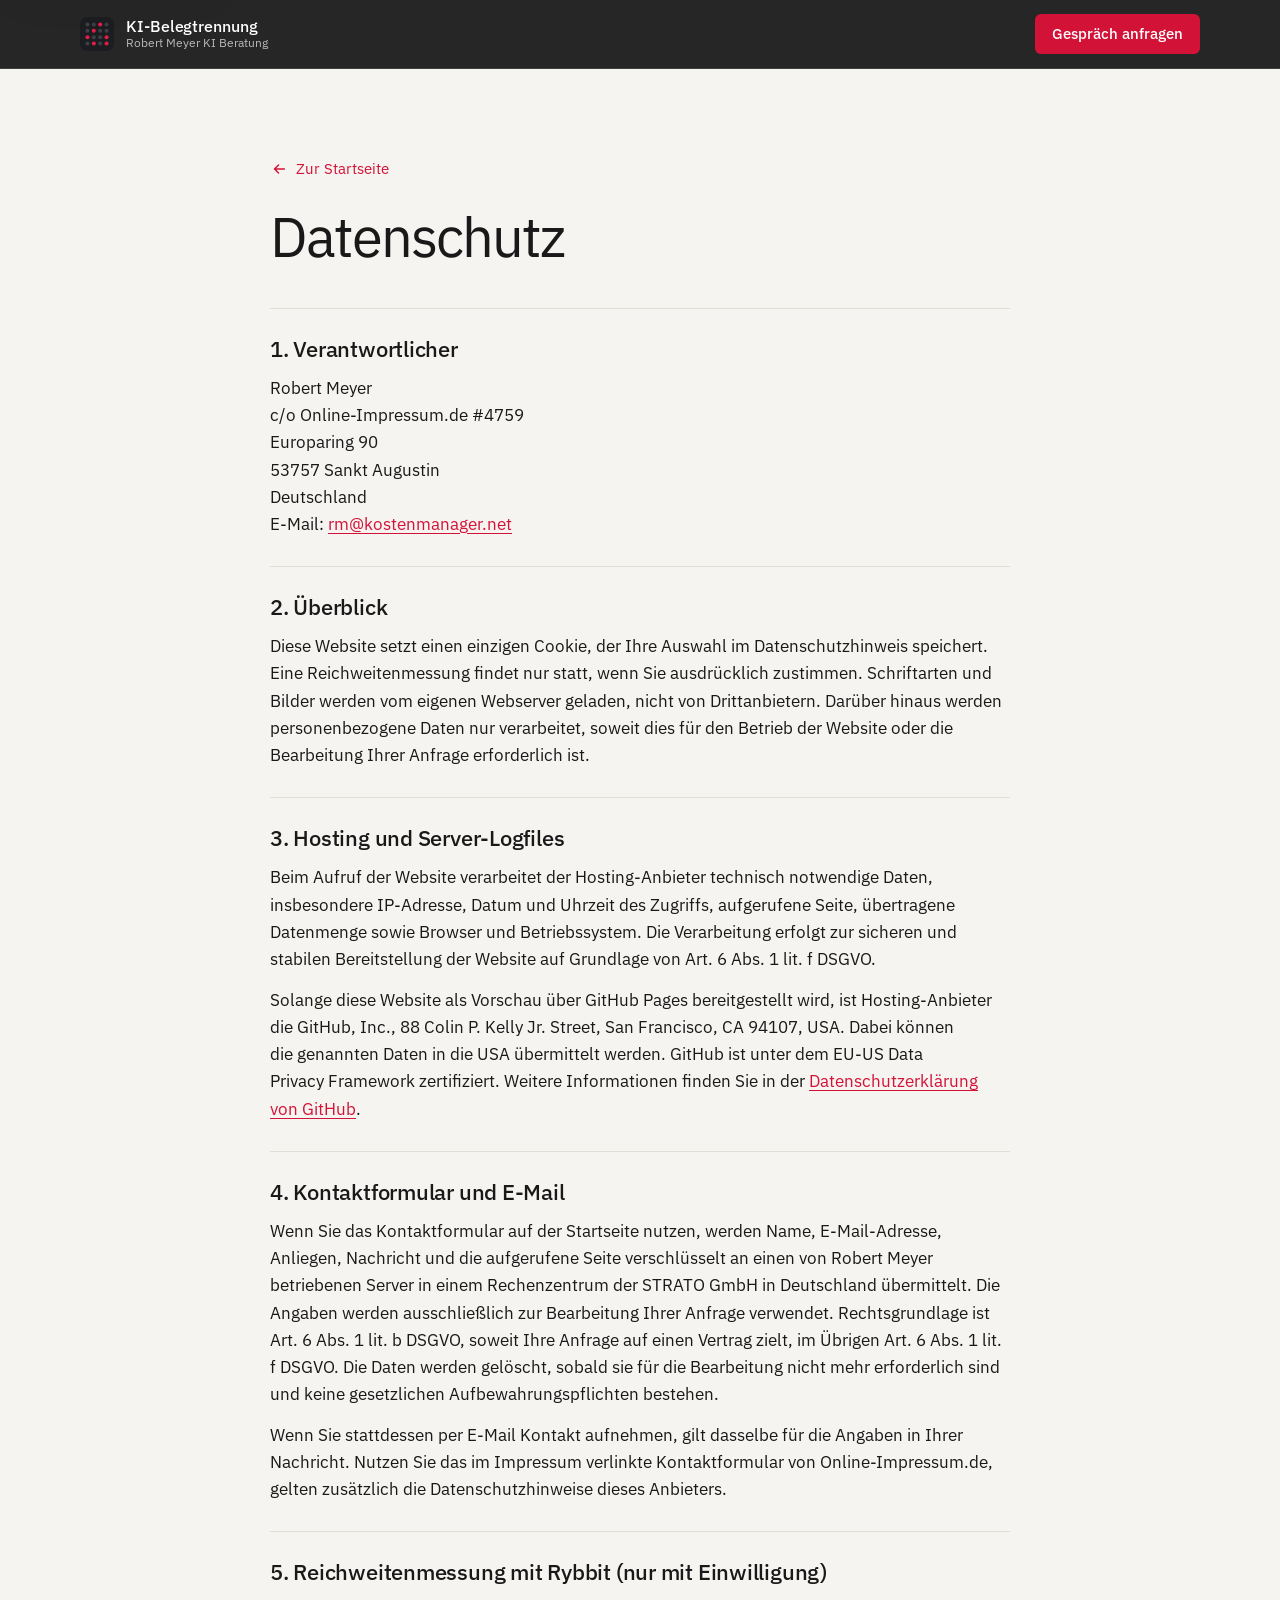
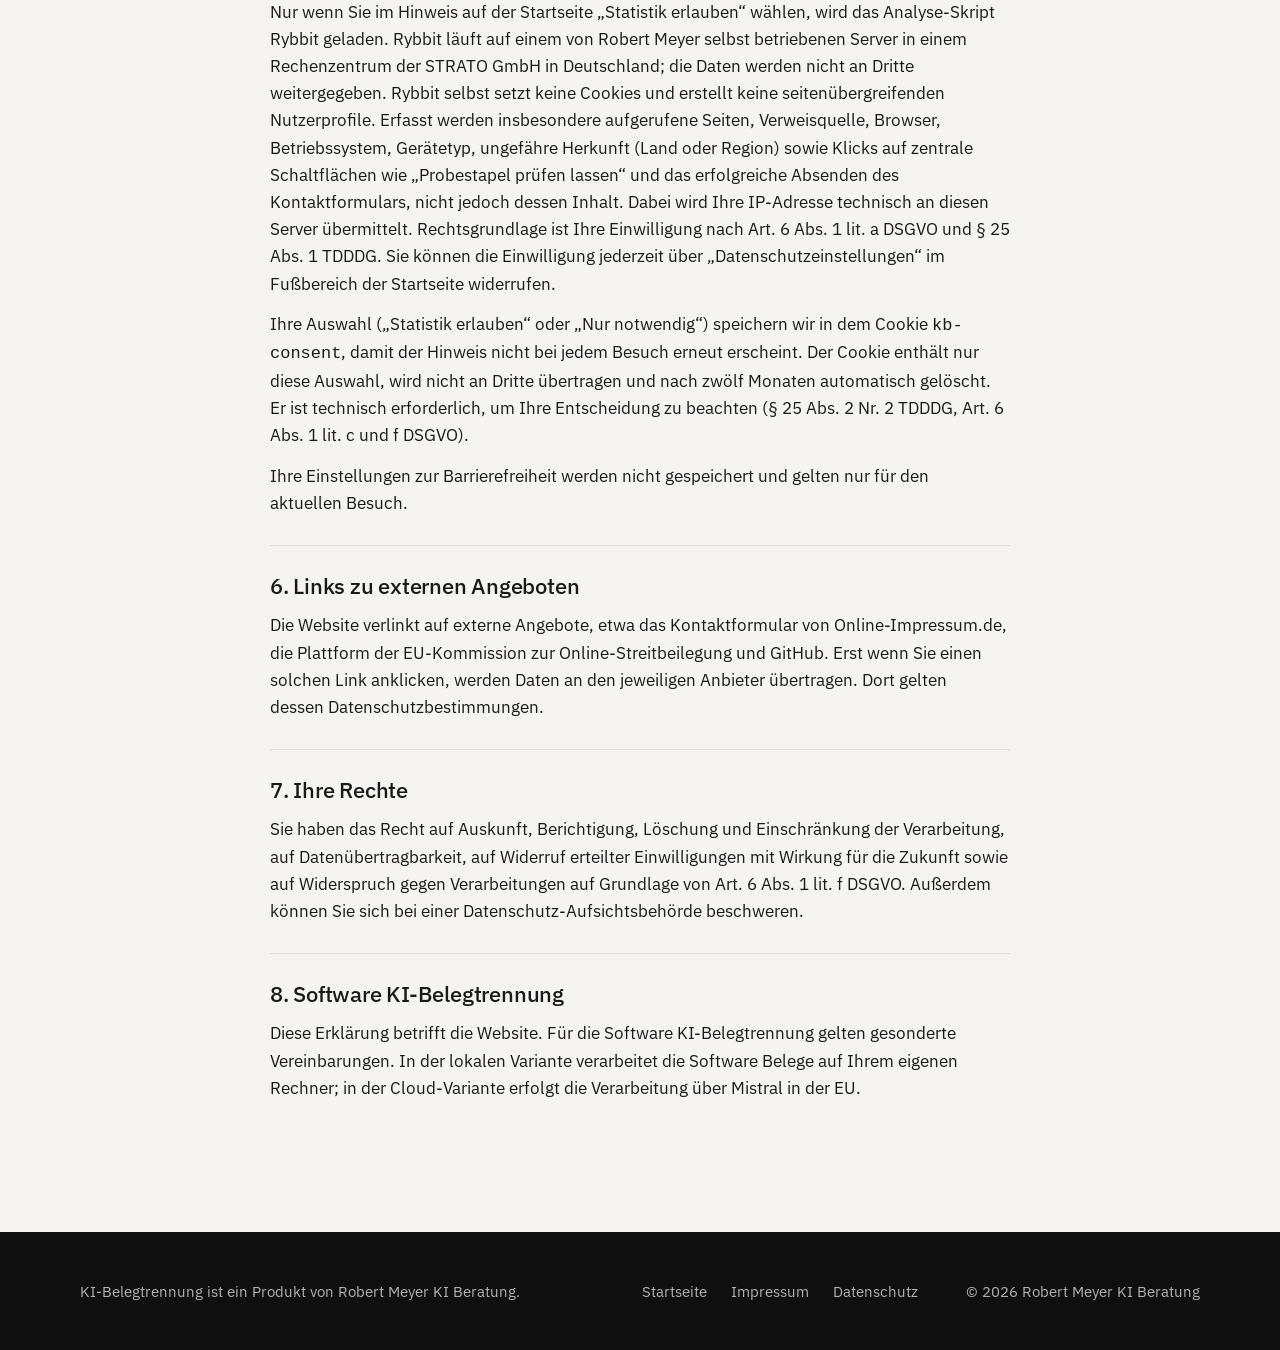
<file: datenschutz.html>
<!doctype html>
<html lang="de" class="no-js">
<head>
  <meta charset="utf-8">
  <meta name="viewport" content="width=device-width, initial-scale=1">
  <title>Datenschutz · KI-Belegtrennung</title>
  <meta name="description" content="Datenschutzerklärung der Website KI-Belegtrennung: keine Cookies, kein Tracking, Kontaktformular an Robert Meyer, Schriften vom eigenen Server.">
  <link rel="canonical" href="https://ki-belegtrennung.de/datenschutz.html">
  <meta name="robots" content="index, follow">
  <meta name="theme-color" content="#151515">
  <link rel="icon" href="favicon.ico" sizes="32x32">
  <link rel="icon" href="assets/img/favicon.svg" type="image/svg+xml">
  <link rel="apple-touch-icon" href="assets/img/apple-touch-icon.png">
  <link rel="manifest" href="site.webmanifest">
  <link rel="stylesheet" href="assets/css/styles.css">
  <script>if (window.self !== window.top) document.documentElement.classList.add("embedded");</script>
  <script src="assets/js/main.js" defer></script>
</head>
<body>
  <a class="skip-link" href="#inhalt">Zum Inhalt springen</a>

  <header class="site-header">
    <div class="container header-inner">
      <a class="brand" href="./" aria-label="KI-Belegtrennung – Startseite">
        <img class="brand-mark" src="assets/img/favicon.svg" width="34" height="34" alt="">
        <span class="brand-text">
          <span class="brand-name">KI-Belegtrennung</span>
          <span class="brand-sub">Robert Meyer KI Beratung</span>
        </span>
      </a>
      <a class="btn btn-primary btn-sm" href="./#kontakt">Gespräch anfragen</a>
    </div>
  </header>

  <main id="inhalt" class="legal">
    <div class="container">
      <a class="back-link" href="./"><svg viewBox="0 0 20 20" aria-hidden="true"><path d="M4 10h11m-4.5-4.5L15 10l-4.5 4.5" fill="none" stroke="currentColor" stroke-width="1.6" stroke-linecap="round" stroke-linejoin="round"/></svg>Zur Startseite</a>
      <h1>Datenschutz</h1>

      <section aria-labelledby="d1">
        <h2 id="d1">1. Verantwortlicher</h2>
        <address>
          Robert Meyer<br>
          c/o Online-Impressum.de #4759<br>
          Europaring 90<br>
          53757 Sankt Augustin<br>
          Deutschland<br>
          E-Mail: <a href="mailto:rm@kostenmanager.net">rm@kostenmanager.net</a>
        </address>
      </section>

      <section aria-labelledby="d2">
        <h2 id="d2">2. Überblick</h2>
        <p>Diese Website setzt einen einzigen Cookie, der Ihre Auswahl im Datenschutzhinweis speichert. Eine Reichweitenmessung findet nur statt, wenn Sie ausdrücklich zustimmen. Schriftarten und Bilder werden vom eigenen Webserver geladen, nicht von Drittanbietern. Darüber hinaus werden personenbezogene Daten nur verarbeitet, soweit dies für den Betrieb der Website oder die Bearbeitung Ihrer Anfrage erforderlich ist.</p>
      </section>

      <section aria-labelledby="d3">
        <h2 id="d3">3. Hosting und Server-Logfiles</h2>
        <p>Beim Aufruf der Website verarbeitet der Hosting-Anbieter technisch notwendige Daten, insbesondere IP-Adresse, Datum und Uhrzeit des Zugriffs, aufgerufene Seite, übertragene Datenmenge sowie Browser und Betriebssystem. Die Verarbeitung erfolgt zur sicheren und stabilen Bereitstellung der Website auf Grundlage von Art. 6 Abs. 1 lit. f DSGVO.</p>
        <p>Solange diese Website als Vorschau über GitHub Pages bereitgestellt wird, ist Hosting-Anbieter die GitHub, Inc., 88 Colin P. Kelly Jr. Street, San Francisco, CA 94107, USA. Dabei können die genannten Daten in die USA übermittelt werden. GitHub ist unter dem EU-US Data Privacy Framework zertifiziert. Weitere Informationen finden Sie in der <a href="https://docs.github.com/de/site-policy/privacy-policies/github-general-privacy-statement" rel="noopener">Datenschutzerklärung von GitHub</a>.</p>
      </section>

      <section aria-labelledby="d4">
        <h2 id="d4">4. Kontaktformular und E-Mail</h2>
        <p>Wenn Sie das Kontaktformular auf der Startseite nutzen, werden Name, E-Mail-Adresse, Anliegen, Nachricht und die aufgerufene Seite verschlüsselt an einen von Robert Meyer betriebenen Server in einem Rechenzentrum der STRATO GmbH in Deutschland übermittelt. Die Angaben werden ausschließlich zur Bearbeitung Ihrer Anfrage verwendet. Rechtsgrundlage ist Art. 6 Abs. 1 lit. b DSGVO, soweit Ihre Anfrage auf einen Vertrag zielt, im Übrigen Art. 6 Abs. 1 lit. f DSGVO. Die Daten werden gelöscht, sobald sie für die Bearbeitung nicht mehr erforderlich sind und keine gesetzlichen Aufbewahrungspflichten bestehen.</p>
        <p>Wenn Sie stattdessen per E-Mail Kontakt aufnehmen, gilt dasselbe für die Angaben in Ihrer Nachricht. Nutzen Sie das im Impressum verlinkte Kontaktformular von Online-Impressum.de, gelten zusätzlich die Datenschutzhinweise dieses Anbieters.</p>
      </section>

      <section aria-labelledby="d5">
        <h2 id="d5">5. Reichweitenmessung mit Rybbit (nur mit Einwilligung)</h2>
        <p>Nur wenn Sie im Hinweis auf der Startseite „Statistik erlauben“ wählen, wird das Analyse-Skript Rybbit geladen. Rybbit läuft auf einem von Robert Meyer selbst betriebenen Server in einem Rechenzentrum der STRATO GmbH in Deutschland; die Daten werden nicht an Dritte weitergegeben. Rybbit selbst setzt keine Cookies und erstellt keine seitenübergreifenden Nutzerprofile. Erfasst werden insbesondere aufgerufene Seiten, Verweisquelle, Browser, Betriebssystem, Gerätetyp, ungefähre Herkunft (Land oder Region) sowie Klicks auf zentrale Schaltflächen wie „Probestapel prüfen lassen“ und das erfolgreiche Absenden des Kontaktformulars, nicht jedoch dessen Inhalt. Dabei wird Ihre IP-Adresse technisch an diesen Server übermittelt. Rechtsgrundlage ist Ihre Einwilligung nach Art. 6 Abs. 1 lit. a DSGVO und § 25 Abs. 1 TDDDG. Sie können die Einwilligung jederzeit über „Datenschutzeinstellungen“ im Fußbereich der Startseite widerrufen.</p>
        <p>Ihre Auswahl („Statistik erlauben“ oder „Nur notwendig“) speichern wir in dem Cookie <code>kb-consent</code>, damit der Hinweis nicht bei jedem Besuch erneut erscheint. Der Cookie enthält nur diese Auswahl, wird nicht an Dritte übertragen und nach zwölf Monaten automatisch gelöscht. Er ist technisch erforderlich, um Ihre Entscheidung zu beachten (§ 25 Abs. 2 Nr. 2 TDDDG, Art. 6 Abs. 1 lit. c und f DSGVO).</p>
        <p>Ihre Einstellungen zur Barrierefreiheit werden nicht gespeichert und gelten nur für den aktuellen Besuch.</p>
      </section>

      <section aria-labelledby="d6">
        <h2 id="d6">6. Links zu externen Angeboten</h2>
        <p>Die Website verlinkt auf externe Angebote, etwa das Kontaktformular von Online-Impressum.de, die Plattform der EU-Kommission zur Online-Streitbeilegung und GitHub. Erst wenn Sie einen solchen Link anklicken, werden Daten an den jeweiligen Anbieter übertragen. Dort gelten dessen Datenschutzbestimmungen.</p>
      </section>

      <section aria-labelledby="d7">
        <h2 id="d7">7. Ihre Rechte</h2>
        <p>Sie haben das Recht auf Auskunft, Berichtigung, Löschung und Einschränkung der Verarbeitung, auf Datenübertragbarkeit, auf Widerruf erteilter Einwilligungen mit Wirkung für die Zukunft sowie auf Widerspruch gegen Verarbeitungen auf Grundlage von Art. 6 Abs. 1 lit. f DSGVO. Außerdem können Sie sich bei einer Datenschutz-Aufsichtsbehörde beschweren.</p>
      </section>

      <section aria-labelledby="d8">
        <h2 id="d8">8. Software KI-Belegtrennung</h2>
        <p>Diese Erklärung betrifft die Website. Für die Software KI-Belegtrennung gelten gesonderte Vereinbarungen. In der lokalen Variante verarbeitet die Software Belege auf Ihrem eigenen Rechner; in der Cloud-Variante erfolgt die Verarbeitung über Mistral in der EU.</p>
      </section>
    </div>
  </main>

  <footer class="site-footer">
    <div class="container footer-inner">
      <div class="footer-brand">
        <p>KI-Belegtrennung ist ein Produkt von Robert Meyer KI Beratung.</p>
      </div>
      <nav aria-label="Rechtliches">
        <ul class="footer-links">
          <li><a href="./">Startseite</a></li>
          <li><a href="impressum.html">Impressum</a></li>
          <li><a href="datenschutz.html" aria-current="page">Datenschutz</a></li>
        </ul>
      </nav>
      <p class="footer-copy">© 2026 Robert Meyer KI Beratung</p>
    </div>
  </footer>
</body>
</html>
</file>
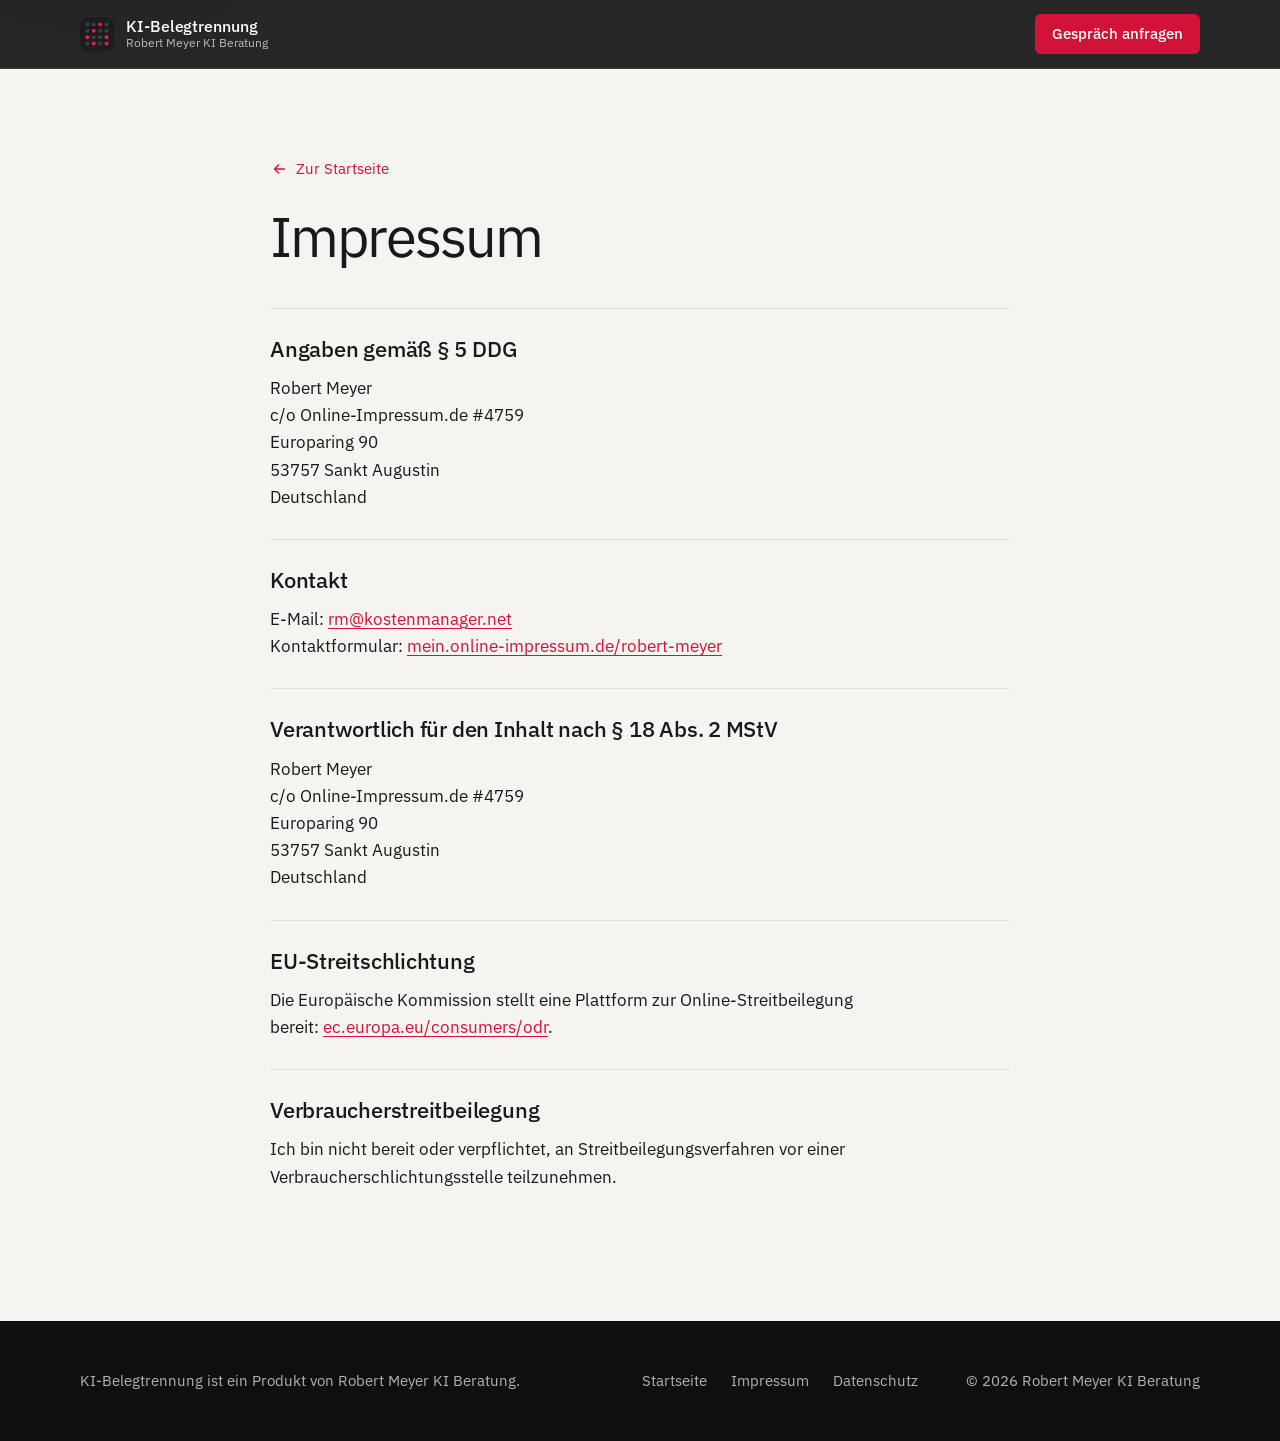
<file: impressum.html>
<!doctype html>
<html lang="de" class="no-js">
<head>
  <meta charset="utf-8">
  <meta name="viewport" content="width=device-width, initial-scale=1">
  <title>Impressum · KI-Belegtrennung</title>
  <meta name="description" content="Impressum von KI-Belegtrennung, einem Produkt von Robert Meyer KI Beratung.">
  <link rel="canonical" href="https://ki-belegtrennung.de/impressum.html">
  <meta name="robots" content="index, follow">
  <meta name="theme-color" content="#151515">
  <link rel="icon" href="favicon.ico" sizes="32x32">
  <link rel="icon" href="assets/img/favicon.svg" type="image/svg+xml">
  <link rel="apple-touch-icon" href="assets/img/apple-touch-icon.png">
  <link rel="manifest" href="site.webmanifest">
  <link rel="stylesheet" href="assets/css/styles.css">
  <script>if (window.self !== window.top) document.documentElement.classList.add("embedded");</script>
  <script src="assets/js/main.js" defer></script>
</head>
<body>
  <a class="skip-link" href="#inhalt">Zum Inhalt springen</a>

  <header class="site-header">
    <div class="container header-inner">
      <a class="brand" href="./" aria-label="KI-Belegtrennung – Startseite">
        <img class="brand-mark" src="assets/img/favicon.svg" width="34" height="34" alt="">
        <span class="brand-text">
          <span class="brand-name">KI-Belegtrennung</span>
          <span class="brand-sub">Robert Meyer KI Beratung</span>
        </span>
      </a>
      <a class="btn btn-primary btn-sm" href="./#kontakt">Gespräch anfragen</a>
    </div>
  </header>

  <main id="inhalt" class="legal">
    <div class="container">
      <a class="back-link" href="./"><svg viewBox="0 0 20 20" aria-hidden="true"><path d="M4 10h11m-4.5-4.5L15 10l-4.5 4.5" fill="none" stroke="currentColor" stroke-width="1.6" stroke-linecap="round" stroke-linejoin="round"/></svg>Zur Startseite</a>
      <h1>Impressum</h1>

      <section aria-labelledby="angaben">
        <h2 id="angaben">Angaben gemäß § 5 DDG</h2>
        <address>
          Robert Meyer<br>
          c/o Online-Impressum.de #4759<br>
          Europaring 90<br>
          53757 Sankt Augustin<br>
          Deutschland
        </address>
      </section>

      <section aria-labelledby="kontakt">
        <h2 id="kontakt">Kontakt</h2>
        <p>E-Mail: <a href="mailto:rm@kostenmanager.net">rm@kostenmanager.net</a><br>
        Kontaktformular: <a href="https://mein.online-impressum.de/robert-meyer/" rel="noopener">mein.online-impressum.de/robert-meyer</a></p>
      </section>

      <section aria-labelledby="verantwortlich">
        <h2 id="verantwortlich">Verantwortlich für den Inhalt nach § 18 Abs. 2 MStV</h2>
        <address>
          Robert Meyer<br>
          c/o Online-Impressum.de #4759<br>
          Europaring 90<br>
          53757 Sankt Augustin<br>
          Deutschland
        </address>
      </section>

      <section aria-labelledby="odr">
        <h2 id="odr">EU-Streitschlichtung</h2>
        <p>Die Europäische Kommission stellt eine Plattform zur Online-Streitbeilegung bereit: <a href="https://ec.europa.eu/consumers/odr" rel="noopener">ec.europa.eu/consumers/odr</a>.</p>
      </section>

      <section aria-labelledby="vsbg">
        <h2 id="vsbg">Verbraucherstreitbeilegung</h2>
        <p>Ich bin nicht bereit oder verpflichtet, an Streitbeilegungsverfahren vor einer Verbraucherschlichtungsstelle teilzunehmen.</p>
      </section>
    </div>
  </main>

  <footer class="site-footer">
    <div class="container footer-inner">
      <div class="footer-brand">
        <p>KI-Belegtrennung ist ein Produkt von Robert Meyer KI Beratung.</p>
      </div>
      <nav aria-label="Rechtliches">
        <ul class="footer-links">
          <li><a href="./">Startseite</a></li>
          <li><a href="impressum.html" aria-current="page">Impressum</a></li>
          <li><a href="datenschutz.html">Datenschutz</a></li>
        </ul>
      </nav>
      <p class="footer-copy">© 2026 Robert Meyer KI Beratung</p>
    </div>
  </footer>
</body>
</html>
</file>
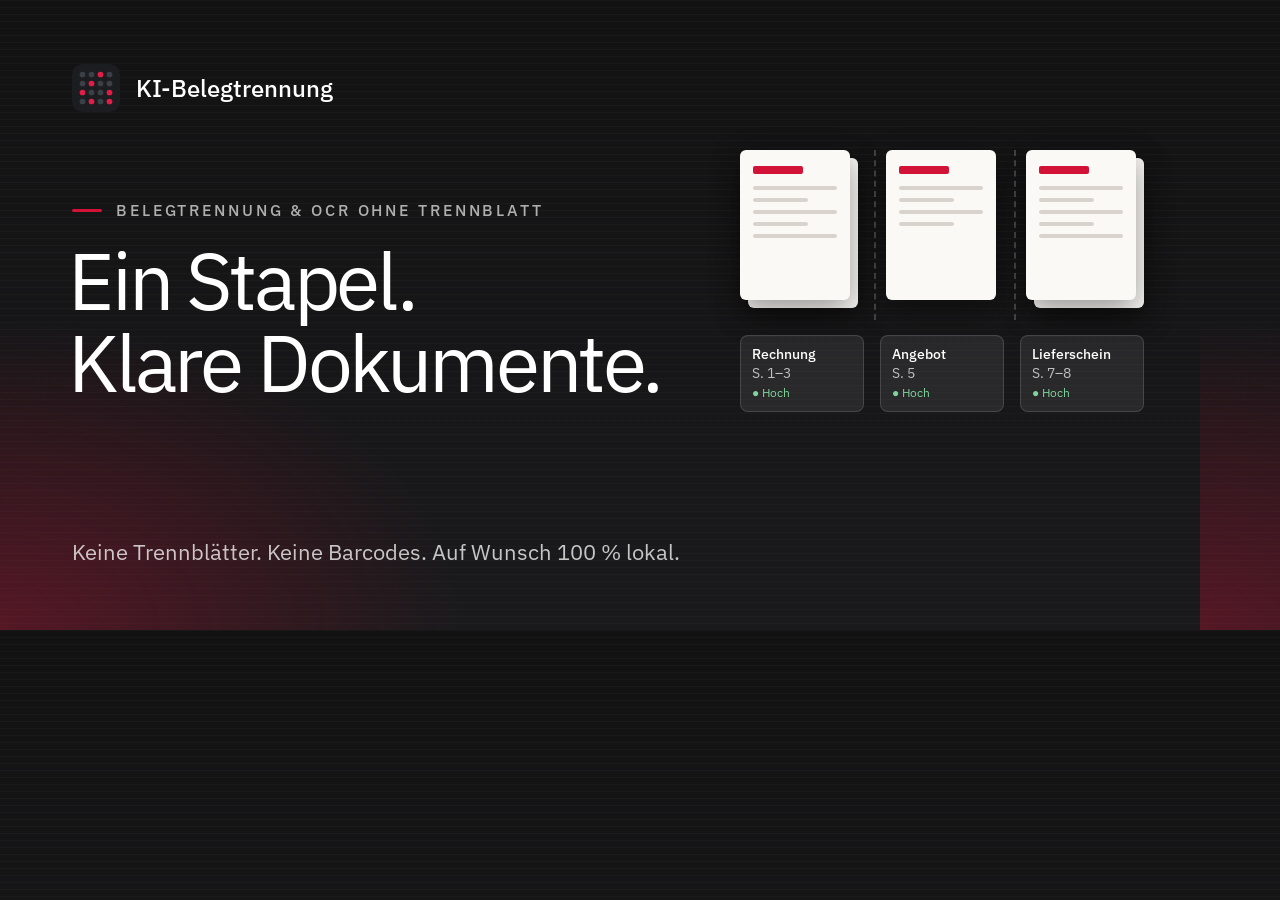
<file: tools/og-image.html>
<!doctype html>
<html lang="de">
<head>
<meta charset="utf-8">
<title>OG-Bild KI-Belegtrennung</title>
<style>
  @font-face { font-family: "Plex Sans"; src: url("../assets/fonts/ibm-plex-sans-latin-400-normal.woff2") format("woff2"); font-weight: 400; }
  @font-face { font-family: "Plex Sans"; src: url("../assets/fonts/ibm-plex-sans-latin-500-normal.woff2") format("woff2"); font-weight: 500; }
  @font-face { font-family: "Plex Mono"; src: url("../assets/fonts/ibm-plex-mono-latin-400-normal.woff2") format("woff2"); font-weight: 400; }
  * { box-sizing: border-box; margin: 0; }
  html, body { width: 1200px; height: 630px; overflow: hidden; }
  body {
    font-family: "Plex Sans", sans-serif; color: #fff; position: relative;
    background:
      radial-gradient(55% 70% at 0% 100%, rgba(211,18,56,.32), transparent 70%),
      repeating-linear-gradient(180deg, rgba(255,255,255,.025) 0 1px, transparent 1px 7px),
      linear-gradient(180deg, #121213, #1a1a1c);
  }
  .brand { position: absolute; left: 72px; top: 64px; display: flex; align-items: center; gap: 16px; font-size: 24px; font-weight: 500; }
  .brand img { width: 48px; height: 48px; }
  .eyebrow { position: absolute; left: 72px; top: 200px; font-size: 16px; letter-spacing: .18em; text-transform: uppercase; color: rgba(255,255,255,.66); font-weight: 500; display: flex; align-items: center; gap: 14px; }
  .eyebrow::before { content: ""; width: 30px; height: 3px; background: #d31238; border-radius: 2px; }
  h1 { position: absolute; left: 68px; top: 240px; font-size: 80px; line-height: 1.02; letter-spacing: -.04em; font-weight: 400; }
  .sub { position: absolute; left: 72px; bottom: 64px; font-size: 22px; color: rgba(255,255,255,.75); }
  .docs { position: absolute; right: 60px; top: 150px; width: 400px; height: 360px; }
  .doc { position: absolute; width: 110px; height: 150px; background: #faf9f6; border-radius: 6px; box-shadow: 0 10px 30px rgba(0,0,0,.4); padding: 16px 13px; }
  .doc::before { content: ""; display: block; width: 50px; height: 8px; border-radius: 2px; background: #d31238; margin-bottom: 12px; }
  .doc i { display: block; height: 4px; background: #d8d4cd; border-radius: 2px; margin-bottom: 8px; }
  .doc i:nth-child(2n) { width: 65%; }
  .doc.b { transform: translate(8px, 8px); z-index: -1; }
  .doc.b::before { display: none; }
  .col { position: absolute; top: 0; }
  .tag { position: absolute; top: 185px; width: 124px; font-size: 14px; line-height: 1.35; color: rgba(255,255,255,.7); background: rgba(255,255,255,.08); border: 1px solid rgba(255,255,255,.14); border-radius: 8px; padding: 9px 11px; }
  .tag b { display: block; color: #fff; font-weight: 500; }
  .tag em { font-style: normal; font-size: 12px; color: #7fd49b; }
  .sep { position: absolute; top: 0; height: 170px; border-left: 2px dashed rgba(255,255,255,.2); }
</style>
</head>
<body>
  <div class="brand"><img src="../assets/img/favicon.svg" alt="">KI-Belegtrennung</div>
  <p class="eyebrow">Belegtrennung &amp; OCR ohne Trennblatt</p>
  <h1>Ein Stapel.<br>Klare Dokumente.</h1>
  <p class="sub">Keine Trennblätter. Keine Barcodes. Auf Wunsch 100&nbsp;% lokal.</p>
  <div class="docs">
    <div class="col" style="left:0"><div class="doc"><i></i><i></i><i></i><i></i><i></i></div><div class="doc b" style="position:absolute;top:0;left:0"><i></i><i></i></div></div>
    <div class="sep" style="left:134px"></div>
    <div class="col" style="left:146px"><div class="doc"><i></i><i></i><i></i><i></i></div></div>
    <div class="sep" style="left:274px"></div>
    <div class="col" style="left:286px"><div class="doc"><i></i><i></i><i></i><i></i><i></i></div><div class="doc b" style="position:absolute;top:0;left:0"><i></i><i></i></div></div>
    <div class="tag" style="left:0"><b>Rechnung</b>S. 1–3<br><em>● Hoch</em></div>
    <div class="tag" style="left:140px"><b>Angebot</b>S. 5<br><em>● Hoch</em></div>
    <div class="tag" style="left:280px"><b>Lieferschein</b>S. 7–8<br><em>● Hoch</em></div>
  </div>
</body>
</html>
</file>
<file: assets/css/styles.css>
/* KI-Belegtrennung – styles */

@font-face { font-family: "Plex Sans"; src: url("../fonts/ibm-plex-sans-latin-300-normal.woff2") format("woff2"); font-weight: 300; font-style: normal; font-display: swap; }
@font-face { font-family: "Plex Sans"; src: url("../fonts/ibm-plex-sans-latin-400-normal.woff2") format("woff2"); font-weight: 400; font-style: normal; font-display: swap; }
@font-face { font-family: "Plex Sans"; src: url("../fonts/ibm-plex-sans-latin-500-normal.woff2") format("woff2"); font-weight: 500; font-style: normal; font-display: swap; }
@font-face { font-family: "Plex Sans"; src: url("../fonts/ibm-plex-sans-latin-600-normal.woff2") format("woff2"); font-weight: 600; font-style: normal; font-display: swap; }
@font-face { font-family: "Plex Mono"; src: url("../fonts/ibm-plex-mono-latin-400-normal.woff2") format("woff2"); font-weight: 400; font-style: normal; font-display: swap; }
@font-face { font-family: "Plex Mono"; src: url("../fonts/ibm-plex-mono-latin-500-normal.woff2") format("woff2"); font-weight: 500; font-style: normal; font-display: swap; }

:root {
  --ink: #141415;
  --ink-2: #1c1d20;
  --ink-3: #26272b;
  --paper: #f6f4f0;
  --paper-2: #eeebe5;
  --white: #fff;
  --line: #e2ded7;
  --line-dark: rgba(255, 255, 255, .12);
  --text: #19191a;
  --muted: #5d5b57;
  --muted-light: rgba(255, 255, 255, .68);
  --red: #d31238;
  --red-hover: #b50f30;
  --red-soft: #fbeaee;
  --green: #2c7446;
  --green-soft: #e7f2ea;

  --font: "Plex Sans", "IBM Plex Sans", -apple-system, BlinkMacSystemFont, "Segoe UI", Roboto, Helvetica, Arial, sans-serif;
  --mono: "Plex Mono", "IBM Plex Mono", ui-monospace, SFMono-Regular, Menlo, Consolas, monospace;

  --radius: 8px;
  --radius-lg: 14px;
  --shadow: 0 1px 2px rgba(20, 20, 21, .06), 0 8px 24px rgba(20, 20, 21, .06);
  --shadow-lg: 0 2px 6px rgba(20, 20, 21, .08), 0 24px 60px rgba(20, 20, 21, .14);
  --container: 1200px;
  --gutter: clamp(1.25rem, 4vw, 2.5rem);
  --header-h: 68px;
}

*, *::before, *::after { box-sizing: border-box; }
html { -webkit-text-size-adjust: 100%; scroll-behavior: smooth; scroll-padding-top: calc(var(--header-h) + 16px); }
body {
  margin: 0;
  font-family: var(--font);
  font-size: 1.0625rem;
  line-height: 1.6;
  color: var(--text);
  background: var(--white);
  -webkit-font-smoothing: antialiased;
  -moz-osx-font-smoothing: grayscale;
  text-rendering: optimizeLegibility;
}
img, svg, picture { display: block; max-width: 100%; }
img { height: auto; }
a { color: inherit; text-underline-offset: .18em; text-decoration-thickness: 1px; }
a:hover { color: var(--red); }
h1, h2, h3 { margin: 0; font-weight: 400; letter-spacing: -.02em; line-height: 1.12; text-wrap: balance; }
p { margin: 0; text-wrap: pretty; }
ul, ol { margin: 0; padding: 0; list-style: none; }
button { font: inherit; color: inherit; }
.mono { font-family: var(--mono); letter-spacing: .01em; }

:focus-visible { outline: 2px solid var(--red); outline-offset: 3px; border-radius: 3px; }
.section-dark :focus-visible, .hero :focus-visible, .site-header :focus-visible, .contact :focus-visible, .scene :focus-visible { outline-color: #ff6b88; }

.visually-hidden {
  position: absolute !important; width: 1px; height: 1px; padding: 0; margin: -1px;
  overflow: hidden; clip: rect(0 0 0 0); white-space: nowrap; border: 0;
}
.skip-link {
  position: absolute; left: 1rem; top: -100px; z-index: 100;
  background: var(--white); color: var(--ink); padding: .75rem 1rem; border-radius: var(--radius);
  font-weight: 500; box-shadow: var(--shadow-lg);
}
.skip-link:focus { top: 1rem; }

.container { width: 100%; max-width: var(--container); margin: 0 auto; padding: 0 var(--gutter); }

/* Buttons */
.btn {
  display: inline-flex; align-items: center; justify-content: center; gap: .75rem;
  min-height: 48px; padding: .75rem 1.25rem;
  border-radius: 6px; border: 1px solid transparent;
  font-size: 1rem; font-weight: 500; line-height: 1.2; text-decoration: none;
  cursor: pointer; transition: background-color .2s, border-color .2s, color .2s, transform .2s;
}
.btn .icon { width: 20px; height: 20px; transition: transform .2s; }
.btn:hover .icon { transform: translateX(3px); }
.btn-primary { background: var(--red); color: var(--white); }
.btn-primary:hover { background: var(--red-hover); color: var(--white); }
.btn-ghost-light { color: var(--white); border-color: rgba(255, 255, 255, .28); }
.btn-ghost-light:hover { color: var(--white); border-color: rgba(255, 255, 255, .6); background: rgba(255, 255, 255, .05); }
.btn-sm { min-height: 40px; padding: .5rem 1rem; font-size: .9375rem; }
.btn-lg { min-height: 56px; padding: 1rem 1.5rem; font-size: 1.0625rem; }

/* Eyebrow */
.eyebrow {
  display: inline-flex; align-items: center; gap: .75rem;
  font-size: .75rem; font-weight: 500; letter-spacing: .18em; text-transform: uppercase;
  color: var(--muted); margin-bottom: 1.25rem;
}
.eyebrow::before { content: ""; width: 22px; height: 2px; background: var(--red); border-radius: 2px; }
.eyebrow-light { color: var(--muted-light); }

/* Header */
.site-header {
  position: sticky; top: 0; z-index: 50;
  background: rgba(20, 20, 21, .92);
  -webkit-backdrop-filter: saturate(140%) blur(10px);
  backdrop-filter: saturate(140%) blur(10px);
  border-bottom: 1px solid var(--line-dark);
  color: var(--white);
}
.header-inner { display: flex; align-items: center; justify-content: space-between; gap: 1.5rem; height: var(--header-h); }
.brand { display: inline-flex; align-items: center; gap: .75rem; text-decoration: none; color: inherit; }
.brand:hover { color: inherit; }
.brand-mark { width: 34px; height: 34px; flex: none; }
.brand-text { display: flex; flex-direction: column; line-height: 1.2; }
.brand-name { font-weight: 500; font-size: 1rem; letter-spacing: -.005em; }
.brand-sub { font-size: .75rem; color: var(--muted-light); }

.site-nav { display: flex; align-items: center; gap: 2rem; }
.site-nav ul { display: flex; gap: 1.75rem; }
.site-nav ul a { color: var(--muted-light); text-decoration: none; font-size: .9375rem; padding: .5rem 0; transition: color .2s; }
.site-nav ul a:hover { color: var(--white); }

.nav-toggle { display: none; width: 44px; height: 44px; border: 1px solid var(--line-dark); background: transparent; border-radius: var(--radius); cursor: pointer; position: relative; }
.nav-toggle-bars, .nav-toggle-bars::before, .nav-toggle-bars::after {
  position: absolute; left: 50%; width: 18px; height: 1.5px; background: currentColor; border-radius: 2px;
  transform: translateX(-50%); transition: transform .25s, opacity .25s;
}
.nav-toggle-bars { top: 50%; }
.nav-toggle-bars::before { content: ""; top: -6px; }
.nav-toggle-bars::after { content: ""; top: 6px; }
.nav-toggle[aria-expanded="true"] .nav-toggle-bars { background: transparent; }
.nav-toggle[aria-expanded="true"] .nav-toggle-bars::before { transform: translate(-50%, 6px) rotate(45deg); }
.nav-toggle[aria-expanded="true"] .nav-toggle-bars::after { transform: translate(-50%, -6px) rotate(-45deg); }

@media (max-width: 1080px) { .brand-sub { display: none; } }
@media (max-width: 960px) {
  .nav-toggle { display: block; }
  .site-nav {
    position: absolute; top: var(--header-h); left: 0; right: 0;
    flex-direction: column; align-items: stretch; gap: 1rem;
    padding: 1rem var(--gutter) 1.5rem;
    background: var(--ink); border-bottom: 1px solid var(--line-dark);
    display: none;
  }
  .site-nav.is-open { display: flex; }
  .site-nav ul { flex-direction: column; gap: 0; }
  .site-nav ul a { display: block; padding: .85rem 0; border-bottom: 1px solid var(--line-dark); font-size: 1.0625rem; }
  .no-js .site-nav { position: static; display: flex; }
}

/* Hero */
.hero {
  position: relative; overflow: hidden; isolation: isolate;
  background: var(--ink); color: var(--white);
  padding: clamp(3.5rem, 8vw, 6.5rem) 0 clamp(3.5rem, 7vw, 6rem);
}
.hero-bg {
  position: absolute; inset: 0; z-index: -1;
  background:
    radial-gradient(60% 55% at 8% 100%, rgba(211, 18, 56, .28), transparent 70%),
    radial-gradient(40% 40% at 95% 0%, rgba(255, 255, 255, .05), transparent 70%),
    repeating-linear-gradient(180deg, rgba(255, 255, 255, .025) 0 1px, transparent 1px 7px),
    linear-gradient(180deg, #121213, #19191b);
}
.hero-grid { display: grid; grid-template-columns: minmax(0, 1.2fr) minmax(0, 1fr); gap: clamp(2.5rem, 4.5vw, 4rem); align-items: center; }
.hero h1 {
  font-size: clamp(2.625rem, 5.2vw, 4.5rem);
  font-weight: 400; letter-spacing: -.04em; line-height: 1.02;
  margin-bottom: 1.75rem;
}
.hero-lead { font-size: clamp(1.0625rem, 1.5vw, 1.1875rem); color: rgba(255, 255, 255, .78); max-width: 36rem; font-weight: 300; line-height: 1.65; }
.hero-actions { display: flex; flex-wrap: wrap; gap: .875rem; margin-top: 2.25rem; }
.hero-points { display: flex; flex-wrap: wrap; gap: .5rem 1.5rem; margin-top: 2.25rem; font-size: .9375rem; color: rgba(255, 255, 255, .8); }
.hero-points li { display: inline-flex; align-items: center; gap: .55rem; }
.hero-points li::before {
  content: ""; width: 16px; height: 16px; flex: none; border-radius: 50%;
  background: rgba(211, 18, 56, .18) url("data:image/svg+xml,%3Csvg xmlns='http://www.w3.org/2000/svg' viewBox='0 0 16 16'%3E%3Cpath d='M4.5 8.2l2.2 2.2 4.8-4.8' fill='none' stroke='%23ff5c7c' stroke-width='1.6' stroke-linecap='round' stroke-linejoin='round'/%3E%3C/svg%3E") center / 16px no-repeat;
}

@media (max-width: 960px) {
  .hero-grid { grid-template-columns: 1fr; }
  .hero-visual { max-width: 560px; }
}

/* Story animation */
.hero-visual { margin: 0; }
.story {
  background: linear-gradient(180deg, rgba(255, 255, 255, .06), rgba(255, 255, 255, .025));
  border: 1px solid var(--line-dark);
  border-radius: var(--radius-lg);
  padding: clamp(.75rem, 2vw, 1.25rem);
  box-shadow: 0 30px 80px rgba(0, 0, 0, .35);
}
.story-stage {
  position: relative; aspect-ratio: 100 / 78; container-type: inline-size;
  overflow: hidden; border-radius: 10px;
  background: radial-gradient(90% 80% at 50% 30%, rgba(255, 255, 255, .05), transparent 70%);
  transition: opacity .45s ease;
}
.story.is-fading .story-stage { opacity: 0; }
.story.no-anim .sheet, .story.no-anim .tag, .story.no-anim .bin, .story.no-anim .scanline { transition: none !important; }

.sheet {
  --x: calc(39cqw + var(--i) * .7cqw);
  --y: calc(15cqw - var(--i) * .7cqw);
  --r: calc((var(--i) - 3.5) * .5deg);
  --s: 1;
  position: absolute; left: 0; top: 0;
  width: 22cqw; height: 30cqw;
  padding: 3cqw 2.6cqw;
  display: flex; flex-direction: column; gap: 1.5cqw;
  background: #faf9f6;
  border-radius: 1cqw;
  box-shadow: 0 .3cqw .8cqw rgba(0, 0, 0, .25), 0 0 0 1px rgba(0, 0, 0, .04);
  z-index: calc(20 - var(--i));
  transform: translate(var(--x), var(--y)) rotate(var(--r)) scale(var(--s));
  transform-origin: 0 0;
  transition: transform .95s cubic-bezier(.65, 0, .35, 1), opacity .6s ease, box-shadow .4s;
}
.sheet .bar { display: block; width: 45%; height: 1.6cqw; background: var(--red); border-radius: .3cqw; margin-bottom: .8cqw; }
.sheet .ln { display: block; height: .8cqw; background: #d9d5ce; border-radius: .3cqw; }
.sheet .ln.s { width: 62%; }
.sheet .ln.m { width: 34%; margin-left: auto; margin-top: auto; background: #9d9a94; }

.story[data-state="split"] .sheet,
.story[data-state="tagged"] .sheet {
  --x: calc(4.5cqw + var(--g) * 34.5cqw + var(--k) * 1.8cqw);
  --y: calc(5cqw + var(--k) * 1.8cqw);
  --r: 0deg;
  transition-delay: calc(var(--i) * 70ms);
}
.story[data-state="split"] .sheet.blank,
.story[data-state="tagged"] .sheet.blank {
  --x: calc(41cqw + var(--k) * 9.5cqw);
  --y: calc(58cqw + var(--k) * 1cqw);
  --r: calc(-6deg + var(--k) * 11deg);
  --s: .4;
  opacity: .45;
}

.scanline {
  position: absolute; left: 36cqw; width: 30cqw; top: 8cqw; height: .5cqw; z-index: 40;
  background: linear-gradient(90deg, transparent, #ff3d64 20%, #ff3d64 80%, transparent);
  box-shadow: 0 0 2.4cqw 1cqw rgba(255, 61, 100, .45);
  border-radius: 1cqw; opacity: 0;
  transition: opacity .3s;
}
.story[data-state="scan"] .scanline { opacity: 1; animation: scan 1.25s ease-in-out infinite alternate; }
@keyframes scan { from { transform: translateY(0); } to { transform: translateY(34cqw); } }
.story.is-paused .scanline { animation-play-state: paused; }
.story[data-state="scan"] .sheet.first .bar { box-shadow: 0 0 0 .5cqw rgba(211, 18, 56, .25); }

.tag {
  position: absolute; left: calc(4.5cqw + var(--g) * 34.5cqw); top: 42cqw; width: 26cqw;
  display: flex; flex-direction: column; gap: .3cqw;
  padding: 1.6cqw 1.8cqw;
  background: rgba(255, 255, 255, .08); border: 1px solid rgba(255, 255, 255, .14); border-radius: 1.2cqw;
  font-size: max(9px, 2.1cqw); line-height: 1.3; color: rgba(255, 255, 255, .72);
  opacity: 0; transform: translateY(2cqw);
  transition: opacity .5s ease, transform .5s ease;
  transition-delay: calc(var(--g) * 120ms);
}
.tag b { color: var(--white); font-weight: 500; display: flex; align-items: center; gap: 1cqw; }
.tag b::after { content: "Hoch"; font-size: .78em; font-weight: 500; color: #7fd49b; background: rgba(76, 175, 110, .16); padding: .1em .5em; border-radius: 99px; margin-left: auto; }
.tag span { white-space: nowrap; overflow: hidden; text-overflow: ellipsis; }
.tag em { font-style: normal; font-family: var(--mono); font-size: .88em; letter-spacing: -.02em; color: rgba(255, 255, 255, .55); white-space: nowrap; overflow: hidden; text-overflow: ellipsis; }
.story[data-state="tagged"] .tag { opacity: 1; transform: none; }

.bin {
  position: absolute; left: 0; right: 0; top: 71.5cqw; text-align: center;
  font-size: max(9px, 1.9cqw); color: rgba(255, 255, 255, .55); letter-spacing: .02em;
  opacity: 0; transition: opacity .5s ease .5s;
}
.story[data-state="split"] .bin, .story[data-state="tagged"] .bin { opacity: 1; }

.story-steps { display: grid; grid-template-columns: repeat(4, 1fr); gap: .5rem; margin-top: .9rem; counter-reset: st; }
.story-steps li {
  counter-increment: st; position: relative;
  font-size: .8125rem; color: rgba(255, 255, 255, .45); padding-top: .75rem;
  transition: color .3s;
}
.story-steps li::before { content: ""; position: absolute; top: 0; left: 0; right: 0; height: 2px; border-radius: 2px; background: rgba(255, 255, 255, .12); transition: background .3s; }
.story[data-state="stack"] [data-step="stack"],
.story[data-state="scan"] [data-step="scan"],
.story[data-state="split"] [data-step="split"],
.story[data-state="tagged"] [data-step="tagged"] { color: var(--white); }
.story[data-state="stack"] [data-step="stack"]::before,
.story[data-state="scan"] [data-step="scan"]::before,
.story[data-state="split"] [data-step="split"]::before,
.story[data-state="tagged"] [data-step="tagged"]::before { background: var(--red); }

.hero-visual figcaption { display: flex; justify-content: space-between; align-items: center; gap: 1rem; margin-top: .9rem; font-size: .8125rem; color: rgba(255, 255, 255, .5); }
.story-toggle {
  background: none; border: 1px solid var(--line-dark); color: rgba(255, 255, 255, .75);
  border-radius: 99px; padding: .35rem .85rem; font-size: .8125rem; cursor: pointer; min-height: 32px;
}
.story-toggle:hover { color: var(--white); border-color: rgba(255, 255, 255, .4); }
.no-js .story-toggle { display: none; }

/* Sections */
.section { padding: clamp(4.5rem, 9vw, 8rem) 0; }
.section-paper { background: var(--paper); }
.section-dark { background: var(--ink); color: var(--white); }
.section-head { max-width: 52rem; margin-bottom: clamp(2.5rem, 5vw, 4.5rem); }
.section-head h2 {
  font-size: clamp(2.6rem, 5.6vw, 4.75rem);
  font-weight: 500;
  letter-spacing: -.046em;
  line-height: .98;
  max-width: 14ch;
}
.section-lead { margin-top: 1.35rem; font-size: clamp(1.125rem, 1.5vw, 1.3rem); line-height: 1.5; color: var(--muted); max-width: 38rem; }

/* Problem / compare */
.compare { display: grid; grid-template-columns: 1fr 1fr; gap: 1.25rem; }
.compare-col { border-radius: var(--radius-lg); padding: clamp(1.5rem, 3vw, 2.25rem); }
.compare-before { background: var(--white); border: 1px solid var(--line); }
.compare-after { background: var(--ink); color: var(--white); }
.compare-col h3 { font-size: clamp(1.45rem, 2.2vw, 1.9rem); font-weight: 500; letter-spacing: -.025em; margin-bottom: 1.5rem; display: flex; flex-direction: column; gap: .5rem; }
.compare-label { font-size: .75rem; letter-spacing: .16em; text-transform: uppercase; font-weight: 500; color: var(--muted); }
.compare-after .compare-label { color: #ff6b88; }
.flow { counter-reset: f; display: grid; gap: .25rem; }
.flow li {
  counter-increment: f; position: relative;
  padding: .8rem 0 .8rem 2.75rem; border-top: 1px solid var(--line);
}
.compare-after .flow li { border-top-color: var(--line-dark); }
.flow li::before {
  content: counter(f); position: absolute; left: 0; top: .8rem;
  width: 1.75rem; height: 1.75rem; border-radius: 50%;
  display: grid; place-items: center;
  font-family: var(--mono); font-size: .8125rem;
  border: 1px solid var(--line); color: var(--muted);
}
.compare-after .flow li::before { border-color: var(--line-dark); color: var(--muted-light); }
.flow li span { display: block; font-size: .875rem; margin-top: .15rem; }
.flow-pain { color: var(--text); font-weight: 500; }
.flow-pain::before { background: var(--red-soft); border-color: transparent !important; color: var(--red) !important; }
.flow-pain span { color: var(--red); font-weight: 400; }
.flow-gain { font-weight: 500; }
.flow-gain::before { background: var(--red); border-color: transparent !important; color: var(--white) !important; }
.flow-gain span { color: var(--muted-light); font-weight: 400; }

.pullquote { margin: clamp(3.5rem, 7vw, 6rem) 0 0; max-width: 46rem; padding-left: clamp(1.25rem, 3vw, 2rem); border-left: 2px solid var(--red); }
.pullquote p { font-size: clamp(1.6rem, 3vw, 2.45rem); line-height: 1.22; letter-spacing: -.03em; font-weight: 400; }
.pullquote footer { margin-top: 1rem; font-size: .9375rem; color: var(--muted); }

@media (max-width: 800px) { .compare { grid-template-columns: 1fr; } }

/* Signals */
.signals-band { background: var(--white); color: var(--text); padding: clamp(4.5rem, 9vw, 8rem) 0; }
.signals {
  display: grid; grid-template-columns: 1fr 1fr; gap: clamp(2rem, 5vw, 4.5rem); align-items: center;
}
.signals-copy h2 {
  font-size: clamp(2.4rem, 4.8vw, 4rem);
  font-weight: 500;
  letter-spacing: -.04em;
  line-height: 1;
  max-width: 14ch;
}
.signals-copy > p { color: var(--muted); margin: 1rem 0 1.75rem; }
.signal-list { display: grid; gap: 1.1rem; }
.signal-list li { display: grid; grid-template-columns: auto 1fr; gap: 1rem; align-items: start; color: var(--muted); }
.signal-list strong { display: block; color: var(--text); font-weight: 500; }
.marker {
  display: inline-grid; place-items: center; width: 26px; height: 26px; flex: none;
  border-radius: 50%; background: var(--red); color: var(--white);
  font-family: var(--mono); font-size: .8125rem; font-weight: 500;
  box-shadow: 0 0 0 4px rgba(211, 18, 56, .15);
}
.signals-art { position: relative; padding: 1.5rem 2rem 2.5rem 1rem; }
.paper {
  position: relative; z-index: 2;
  aspect-ratio: 1 / 1.3; max-width: 440px; margin-left: auto;
  background: var(--white); border-radius: 6px; box-shadow: var(--shadow-lg);
  padding: 9% 9% 7%;
  display: flex; flex-direction: column; gap: 7%;
  font-size: clamp(.625rem, 1.1vw, .78rem); color: #3a3936;
}
.paper-behind { position: absolute; z-index: 1; inset: 3rem 0 1rem 3rem; aspect-ratio: auto; max-width: none; transform: rotate(3deg); box-shadow: var(--shadow); }
.paper-head, .paper-address, .paper-meta, .paper-foot { position: relative; }
/* rows are 82 % of the paper width (9 % padding each side): -10.98 % puts the marker centre on the paper edge */
.paper .marker { position: absolute; top: 50%; right: calc(-10.98% - 13px); transform: translateY(-50%); }
.paper-head { display: flex; align-items: center; gap: 6%; }
.p-logo { width: 18%; aspect-ratio: 1; border-radius: 4px; background: var(--ink-2); }
.p-lines { flex: 1; display: grid; gap: 6px; }
.p-lines i, .paper-address i, .paper-table i { display: block; height: 7px; border-radius: 2px; background: #d7d3cc; }
.p-lines i:first-child { background: #3a3936; width: 70%; height: 9px; }
.p-lines i.s, .paper-table i.s { width: 55%; }
.paper-address { display: grid; gap: 7px; padding: 4% 0; }
.paper-address i { width: 48%; }
.paper-address i.s { width: 30%; }
.paper-meta { padding: 3% 0; border-top: 1px solid #ebe8e2; border-bottom: 1px solid #ebe8e2; }
.paper-table { display: grid; gap: 10px; flex: 1; align-content: start; }
.paper-foot { color: #6b6964; }

@media (max-width: 860px) {
  .signals { grid-template-columns: 1fr; }
  .paper { margin: 0 auto; }
  .signals-art { padding: 1rem 2.5rem 2rem 1rem; }
}

.mode { display: grid; gap: 1.25rem; }
.mode-switch { display: inline-grid; grid-template-columns: 1fr 1fr; padding: 4px; border-radius: 99px; background: rgba(255, 255, 255, .08); border: 1px solid var(--line-dark); font-size: .9375rem; }
.mode-switch span { text-align: center; padding: .55rem .75rem; border-radius: 99px; color: var(--muted-light); }
.mode-switch .is-on { background: var(--white); color: var(--ink); font-weight: 500; }
.mode-list { margin: 0; display: grid; gap: .75rem; }
.mode-list div { display: grid; grid-template-columns: 4.5rem 1fr; gap: .75rem; padding-top: .75rem; border-top: 1px solid var(--line-dark); font-size: .9375rem; }
.mode-list dt { color: var(--white); font-weight: 500; }
.mode-list dd { margin: 0; color: var(--muted-light); }

.fields { margin: .5rem 0 0; border: 1px solid var(--line); border-radius: var(--radius); overflow: hidden; font-size: .9375rem; }
.fields div { display: flex; justify-content: space-between; gap: 1rem; padding: .5rem .85rem; }
.fields div + div { border-top: 1px solid var(--line); }
.fields dt { color: var(--muted); }
.fields dd { margin: 0; font-weight: 500; text-align: right; }

.chips { display: flex; flex-wrap: wrap; gap: .5rem; margin-top: auto; padding-top: .5rem; }
.chips li { font-size: .875rem; padding: .35rem .75rem; border-radius: 99px; background: var(--paper); border: 1px solid var(--line); }

.levels { display: flex; gap: .5rem; margin-top: auto; padding-top: .5rem; }
.levels li { font-size: .8125rem; font-weight: 500; padding: .25rem .7rem; border-radius: 99px; display: inline-flex; align-items: center; gap: .4rem; }
.levels li::before { content: ""; width: 6px; height: 6px; border-radius: 50%; background: currentColor; }
.lv-high { background: var(--green-soft); color: var(--green); }
.lv-low { background: var(--red-soft); color: var(--red); }

.pages { display: flex; gap: .4rem; margin-top: auto; padding-top: .75rem; }
.pages li {
  flex: 1; aspect-ratio: 1 / 1.35; max-width: 34px; border-radius: 3px; position: relative;
  background: var(--white); box-shadow: 0 0 0 1px var(--line), 0 1px 2px rgba(0, 0, 0, .06);
  display: grid; place-items: end center; padding-bottom: 2px;
  font-family: var(--mono); font-size: .625rem; color: var(--muted);
}
.pages li::before { content: ""; position: absolute; left: 20%; right: 20%; top: 18%; height: 22%; background: repeating-linear-gradient(180deg, #d9d5ce 0 2px, transparent 2px 5px); }
.pages .pg-blank { background: var(--paper); opacity: .6; box-shadow: 0 0 0 1px var(--line) inset; }
.pages .pg-blank::before { background: none; }
.pages .pg-blank::after {
  content: ""; position: absolute; inset: 0;
  background: linear-gradient(to top right, transparent calc(50% - 1px), var(--red) calc(50% - 1px), var(--red) calc(50% + 1px), transparent calc(50% + 1px));
}

.chat { display: grid; gap: .6rem; font-size: .9375rem; }
.chat p { padding: .7rem .95rem; border-radius: 12px; max-width: 92%; }
.chat-q { justify-self: end; background: var(--paper); border: 1px solid var(--line); color: var(--text) !important; border-bottom-right-radius: 4px; }
.chat-a { justify-self: start; background: var(--ink); color: rgba(255, 255, 255, .88) !important; border-bottom-left-radius: 4px; }
.chat .chat-note { padding: 0; font-size: .75rem; color: var(--muted); justify-self: end; }

/* DMS pipeline */
.dms { display: grid; grid-template-columns: 1fr 1.1fr; gap: clamp(2.5rem, 6vw, 5rem); align-items: center; }
.dms h2 { font-size: clamp(2.6rem, 5.4vw, 4.5rem); font-weight: 500; letter-spacing: -.045em; line-height: .98; margin-bottom: 1.25rem; max-width: 12ch; }
.dms-copy p:not(.eyebrow) { color: var(--muted-light); font-size: 1.125rem; }
.pipeline { display: grid; gap: 0; }
.pipeline li {
  position: relative; display: grid; grid-template-columns: 7rem 1fr; column-gap: 1.25rem; row-gap: .15rem;
  padding: 1.35rem 1.5rem; border: 1px solid var(--line-dark); border-radius: var(--radius-lg);
  background: rgba(255, 255, 255, .03);
}
.pipeline li + li { margin-top: 2.25rem; }
.pipeline li + li::before {
  content: ""; position: absolute; left: 50%; top: -2.25rem; height: 2.25rem; border-left: 1.5px dashed rgba(255, 255, 255, .25);
}
.pipeline li + li::after {
  content: ""; position: absolute; left: calc(50% - 4px); top: -9px; width: 8px; height: 8px;
  border-right: 1.5px solid rgba(255, 255, 255, .45); border-bottom: 1.5px solid rgba(255, 255, 255, .45); transform: rotate(45deg);
}
.pipe-kicker { grid-row: span 2; font-size: .75rem; letter-spacing: .16em; text-transform: uppercase; color: var(--muted-light); padding-top: .2rem; }
.pipeline strong { font-weight: 500; font-size: 1.125rem; }
.pipeline li > span:last-child { color: var(--muted-light); font-size: .9375rem; }
.pipe-core { background: var(--red) !important; border-color: var(--red) !important; box-shadow: 0 20px 50px rgba(211, 18, 56, .3); }
.pipe-core .pipe-kicker, .pipe-core > span:last-child { color: var(--white) !important; }

@media (max-width: 860px) { .dms { grid-template-columns: 1fr; } }
@media (max-width: 480px) { .pipeline li { grid-template-columns: 1fr; } .pipe-kicker { grid-row: auto; } }

/* Audience */
.roster { display: grid; }
.roster li {
  padding: clamp(1.5rem, 3vw, 2.15rem) 0; border-top: 1px solid var(--line);
}
.roster li:last-child { border-bottom: 1px solid var(--line); }
.roster h3 { font-size: clamp(1.55rem, 2.5vw, 2.2rem); font-weight: 500; letter-spacing: -.03em; margin-bottom: .45rem; }
.roster p { color: var(--muted); max-width: 42rem; }

/* Gallery */
.gallery { display: grid; grid-template-columns: repeat(3, 1fr); gap: 1.5rem; }
.shot { display: flex; flex-direction: column; gap: .85rem; }
.shot-lead { grid-column: 1 / -1; }
.shot-btn {
  display: block; width: 100%; padding: 0; border: 1px solid var(--line); background: var(--white);
  border-radius: var(--radius-lg); overflow: hidden; cursor: zoom-in; box-shadow: var(--shadow);
  transition: box-shadow .25s, transform .25s;
}
.shot-lead .shot-btn { box-shadow: var(--shadow-lg); }
.shot-btn:hover { box-shadow: var(--shadow-lg); transform: translateY(-2px); }
.shot-btn img { width: 100%; aspect-ratio: 1600 / 1042; object-fit: cover; object-position: top left; background: var(--paper-2); }
.shot-caption { font-size: .9375rem; color: var(--muted); }
.shot-caption strong { display: block; color: var(--text); font-weight: 500; }
.shot-lead .shot-caption { max-width: 40rem; }
@media (max-width: 860px) { .gallery { grid-template-columns: 1fr; } }

/* Portrait explainer */
.explainer {
  display: grid;
  grid-template-columns: minmax(0, 1.15fr) minmax(260px, 380px);
  gap: clamp(2rem, 5vw, 4.5rem);
  align-items: center;
}
.explainer h2 {
  font-size: clamp(2.2rem, 3.6vw, 3.35rem);
  font-weight: 500;
  letter-spacing: -.045em;
  line-height: .98;
}
.explainer-copy p:not(.eyebrow) {
  margin-top: 1.25rem;
  color: var(--muted-light);
  font-size: 1.125rem;
  max-width: 34rem;
}
.phone { margin: 0; width: 100%; max-width: 380px; justify-self: end; }
.phone-shell {
  position: relative;
  padding: 1.7rem .72rem .78rem;
  background: linear-gradient(180deg, #f7f5f1, #e6e2da);
  border-radius: 2.5rem;
  box-shadow:
    inset 0 1px 0 rgba(255, 255, 255, .7),
    0 24px 64px rgba(0, 0, 0, .4);
}
.phone-shell::before {
  content: "";
  position: absolute;
  top: .68rem;
  left: 50%;
  width: 3.4rem;
  height: .28rem;
  transform: translateX(-50%);
  border-radius: 99px;
  background: rgba(20, 20, 21, .22);
}
.phone-screen {
  overflow: hidden;
  border-radius: 1.7rem;
  background: #d7dde3;
  line-height: 0;
}
.phone-screen video {
  display: block;
  width: 100%;
  height: auto;
  aspect-ratio: 720 / 1224;
  object-fit: contain;
  background: #d7dde3;
}
.phone figcaption {
  margin-top: .9rem;
  font-size: .875rem;
  line-height: 1.45;
  color: var(--muted-light);
}
@media (max-width: 860px) {
  .explainer { grid-template-columns: 1fr; }
  .phone { justify-self: center; max-width: 340px; margin-inline: auto; }
}

.lightbox {
  width: min(96vw, 1600px); max-height: 94vh; padding: 0; border: 0; border-radius: var(--radius-lg);
  background: var(--ink); color: var(--white); box-shadow: 0 40px 120px rgba(0, 0, 0, .5); overflow: auto;
}
.lightbox::backdrop { background: rgba(10, 10, 11, .82); }
.lightbox img { width: 100%; height: auto; }
.lightbox p { padding: 1rem 1.25rem 1.25rem; font-size: .9375rem; color: var(--muted-light); }
.lightbox form { position: sticky; top: 0; height: 0; z-index: 2; }
.lightbox-close {
  position: absolute; right: .75rem; top: .75rem; width: 44px; height: 44px; border-radius: 50%;
  border: 0; background: rgba(20, 20, 21, .85); color: var(--white); font-size: 1.75rem; line-height: 1; cursor: pointer;
}
.lightbox-close:hover { background: var(--red); }

/* FAQ */
.faq-grid { display: grid; grid-template-columns: minmax(0, .8fr) minmax(0, 1.2fr); gap: clamp(2rem, 6vw, 5rem); align-items: start; }
.faq-grid .section-head { position: sticky; top: calc(var(--header-h) + 2rem); margin-bottom: 0; }
.faq details { border-top: 1px solid var(--line); }
.faq details:last-child { border-bottom: 1px solid var(--line); }
.faq summary {
  list-style: none; cursor: pointer; position: relative;
  padding: 1.4rem 3rem 1.4rem 0; font-size: clamp(1.15rem, 1.6vw, 1.35rem); font-weight: 500; letter-spacing: -.02em;
}
.faq summary::-webkit-details-marker { display: none; }
.faq summary::after {
  content: ""; position: absolute; right: .25rem; top: 50%; width: 22px; height: 22px; margin-top: -11px;
  background:
    linear-gradient(var(--text), var(--text)) center / 12px 1.5px no-repeat,
    linear-gradient(var(--text), var(--text)) center / 1.5px 12px no-repeat;
  border: 1px solid var(--line); border-radius: 50%;
  transition: transform .25s;
}
.faq details[open] summary::after { transform: rotate(45deg); }
.faq summary:hover { color: var(--red); }
.faq details p { padding: 0 3rem 1.5rem 0; color: var(--muted); }
@media (max-width: 860px) {
  .faq-grid { grid-template-columns: 1fr; }
  .faq-grid .section-head { position: static; }
}

/* Contact */
.contact {
  background: var(--ink); color: var(--white); position: relative; overflow: hidden; isolation: isolate;
}
.contact::before {
  content: ""; position: absolute; inset: 0; z-index: -1;
  background: radial-gradient(50% 80% at 100% 100%, rgba(211, 18, 56, .3), transparent 70%);
}
.contact-grid { display: grid; grid-template-columns: minmax(0, 1fr) minmax(0, 1fr); gap: clamp(2rem, 6vw, 5rem); align-items: start; }
.contact h2 { font-size: clamp(2.6rem, 5.4vw, 4.6rem); font-weight: 500; letter-spacing: -.045em; line-height: .98; max-width: 12ch; }
.contact-lead { margin-top: 1.25rem; color: var(--muted-light); font-size: 1.125rem; max-width: 36rem; }
.contact-mail { margin-top: 1.25rem; font-size: .9375rem; color: var(--muted-light); }
.contact-mail a { color: var(--white); }
.contact-mail a:hover { color: #ff8aa2; }
.contact-form { display: grid; gap: .85rem; }
.contact-form label { display: grid; gap: .4rem; font-size: .875rem; color: rgba(255, 255, 255, .72); }
.contact-form input,
.contact-form select,
.contact-form textarea {
  font: inherit; font-size: 1rem; color: var(--ink); background: #fff;
  border: 0; border-radius: 8px; padding: .8rem .95rem; width: 100%; min-height: 48px;
}
.contact-form textarea { min-height: 140px; resize: vertical; }
.contact-form button { justify-self: start; margin-top: .15rem; }
.contact-form button:disabled { opacity: .65; cursor: progress; }
.form-note { margin: 0; font-size: .8125rem; color: rgba(255, 255, 255, .62); }
.form-note a { color: #fff; }
.trap { position: absolute; left: -9999px; width: 1px; height: 1px; overflow: hidden; }
.form-status { margin: 0; font-size: .9375rem; min-height: 1.5em; color: rgba(255, 255, 255, .8); }
.form-status.ok { color: #8ddeaf; }
.form-status.err { color: #ffb0a1; }
@media (max-width: 860px) { .contact-grid { grid-template-columns: 1fr; } }

/* Footer */
.site-footer { background: #0f0f10; color: var(--muted-light); padding: 3rem 0; font-size: .9375rem; }
.footer-inner { display: grid; grid-template-columns: 1.5fr auto auto; gap: 2rem 3rem; align-items: center; }
.footer-brand .brand { color: var(--white); margin-bottom: .75rem; }
.footer-brand p { max-width: 28rem; }
.footer-links { display: flex; gap: 1.5rem; flex-wrap: wrap; }
.footer-links a { text-decoration: none; }
.footer-links a:hover { color: var(--white); text-decoration: underline; }
@media (max-width: 760px) { .footer-inner { grid-template-columns: 1fr; } }

/* Legal pages */
.legal { padding: clamp(3rem, 7vw, 5.5rem) 0 clamp(4rem, 8vw, 7rem); background: var(--paper); }
.legal .container { max-width: 820px; }
.legal h1 { font-size: clamp(2.25rem, 5vw, 3.5rem); letter-spacing: -.035em; margin-bottom: 2.5rem; }
.legal section { padding: 1.75rem 0; border-top: 1px solid var(--line); }
.legal h2 { font-size: 1.375rem; font-weight: 500; letter-spacing: -.01em; margin-bottom: .85rem; }
.legal p + p { margin-top: .85rem; }
.legal address { font-style: normal; }
.legal a { color: var(--red); }
.legal a:hover { color: var(--red-hover); }
.back-link { display: inline-flex; align-items: center; gap: .5rem; font-size: .9375rem; color: var(--muted); text-decoration: none; margin-bottom: 1.5rem; }
.back-link:hover { color: var(--red); }
.back-link svg { width: 18px; height: 18px; transform: rotate(180deg); }
.legal-note { font-size: .9375rem; color: var(--muted); }

/* Full-viewport scroll scene */
.scene { background: #1b1612; color: #fff; }
.scene-track { position: relative; }
.scene-stage { position: relative; }
.scene-beat {
  position: relative;
  min-height: 100vh;
  min-height: 100svh;
  display: flex;
  flex-direction: column;
  justify-content: flex-end;
  overflow: hidden;
  background: #1b1612;
}
.scene-beat picture { position: absolute; inset: 0; z-index: 0; display: block; overflow: hidden; }
.scene-bg {
  position: absolute; inset: 0;
  width: 100%; height: 100%; max-width: none;
  object-fit: cover;
  object-position: var(--focus, 50% 40%);
}
.scene-beat:nth-child(1) :is(.scene-bg, .scene-depth) { --focus: 56% 40%; }
.scene-beat:nth-child(2) :is(.scene-bg, .scene-depth) { --focus: 62% 40%; }
.scene-beat:nth-child(3) :is(.scene-bg, .scene-depth) { --focus: 52% 40%; }
.scene-beat:nth-child(4) :is(.scene-bg, .scene-depth),
.scene-beat:nth-child(5) :is(.scene-bg, .scene-depth) { --focus: 22% 42%; }
.scene-beat:nth-child(6) :is(.scene-bg, .scene-depth) { --focus: 52% 40%; }
.scene-depth { display: none; }
html.is-scrub:not(.no-js) .scene-depth {
  display: block;
  position: absolute; inset: 0; z-index: 0;
  overflow: hidden; opacity: 0;
  --p: .5; --scan: 0;
  transform: scale(calc(var(--z0, 1.03) + var(--p) * var(--zd, .05)));
}
html.is-scrub:not(.no-js) .scene-beat:has(.scene-depth) picture { visibility: hidden; }
.scene-depth img, .scene-depth-front {
  position: absolute; inset: 0;
  width: 100%; height: 100%; max-width: none;
  object-fit: cover;
  object-position: var(--focus);
  will-change: transform;
}
.scene-depth-back {
  transform: translate3d(calc((.5 - var(--p)) * var(--bx, 14px)), 0, 0) scale(calc(var(--bs0, 1) - var(--p) * var(--bsd, 0)));
}
.scene-depth-front {
  transform-origin: var(--mo, 50% 100%);
  transform: translate3d(calc((.5 - var(--p)) * var(--mx, 40px)), 0, 0) scale(calc(1 + var(--p) * var(--ms, 0)));
}
.scene-scan {
  position: absolute; inset: 0;
  -webkit-mask: url("../story/story-3-einzug-stapel.webp") var(--focus) / cover no-repeat;
  mask: url("../story/story-3-einzug-stapel.webp") var(--focus) / cover no-repeat;
  background: linear-gradient(100deg, transparent 0 44%, rgba(255, 240, 236, .55) 48.6%, rgba(255, 92, 120, .95) 50%, rgba(255, 240, 236, .55) 51.4%, transparent 56% 100%);
  background-size: 260% 100%;
  background-position: calc(100% - var(--scan) * 100%) 0;
  mix-blend-mode: screen;
  opacity: calc(min(var(--scan) * 6, 1) * min((1 - var(--scan)) * 6, 1));
}
.scene-veil {
  position: absolute; inset: 0; z-index: 1; pointer-events: none;
  background:
    linear-gradient(90deg, rgba(27, 20, 15, .82) 0%, rgba(27, 20, 15, .58) 30%, rgba(27, 20, 15, .12) 56%, transparent 70%),
    linear-gradient(180deg, rgba(27, 20, 15, .35) 0%, transparent 22%, transparent 70%, rgba(27, 20, 15, .6) 100%);
}
.scene-foreground {
  position: relative; z-index: 2;
  width: min(1120px, calc(100% - 2 * var(--gutter)));
  margin: 0 auto;
  padding: calc(var(--header-h) + 1.5rem) 0 calc(2.25rem + env(safe-area-inset-bottom));
  display: grid;
  gap: 1.25rem;
  align-items: end;
}
.scene-kicker {
  display: flex; align-items: center; gap: .7rem;
  margin: 0 0 .85rem;
  font-family: var(--mono); font-size: .78rem; letter-spacing: .14em; text-transform: uppercase;
  color: #ffd5de;
}
.scene-kicker::before { content: ""; width: 1.35rem; height: 2px; background: var(--red); border-radius: 2px; }
.scene-copy h3 {
  font-size: clamp(2.4rem, 4.8vw, 4.4rem);
  font-weight: 500; letter-spacing: -.045em; line-height: .98;
  max-width: 12ch;
  text-shadow: 0 2px 24px rgba(27, 20, 15, .55);
}
.scene-lead {
  margin-top: 1rem;
  max-width: 32ch;
  font-size: clamp(1.02rem, 1.35vw, 1.2rem);
  line-height: 1.45;
  color: rgba(255, 255, 255, .9);
  text-shadow: 0 2px 16px rgba(27, 20, 15, .7);
}
.scene-card {
  margin: 0;
  width: fit-content;
  max-width: 100%;
  background: rgba(255, 255, 255, .96);
  color: var(--ink);
  border-radius: 14px;
  box-shadow: 0 24px 70px rgba(27, 20, 15, .4);
  overflow: hidden;
}
.scene-chip { padding: 14px 18px; }
.scene-chip strong { display: block; font-weight: 500; font-size: .98rem; letter-spacing: -.01em; }
.scene-chip span { display: block; margin-top: .2rem; font-size: .84rem; color: var(--muted); }
.scene-count { display: flex; align-items: center; gap: 14px; padding: 12px 18px 12px 14px; max-width: 300px; }
.scene-count-num {
  flex: none; min-width: 2.2ch;
  font-family: var(--mono); font-size: 2.1rem; line-height: 1; font-weight: 500; letter-spacing: -.02em;
  color: #9a7400;
}
.scene-count-label { font-size: .84rem; line-height: 1.35; color: var(--muted); }
.scene-docs { padding: 14px 18px 12px; min-width: 230px; }
.scene-card-label {
  margin: 0 0 8px;
  font-family: var(--mono); font-size: .68rem; letter-spacing: .12em; text-transform: uppercase; color: var(--red);
}
.scene-docs ul { display: grid; gap: 8px; }
.scene-docs li { display: grid; gap: 1px; }
.scene-docs b { font-weight: 500; font-size: .92rem; }
.scene-docs span { font-size: .78rem; color: var(--muted); }
.scene-card-note { margin: 10px 0 0; font-size: .68rem; letter-spacing: .04em; text-transform: uppercase; color: var(--muted); }

.scene-strip { padding: 14px 18px 12px; --pw: 42px; --gap: 6px; --open: 26px; }
.strip {
  position: relative;
  width: calc(8 * var(--pw) + 7 * var(--gap) + 2 * var(--open));
  height: calc(var(--pw) * 1.41 + 34px);
  margin-top: 28px;
}
.strip i {
  position: absolute; top: 0;
  left: calc(var(--i) * (var(--pw) + var(--gap)) + var(--g) * var(--open) * var(--split));
  width: var(--pw); height: calc(var(--pw) * 1.41);
  border-radius: 3px;
  background:
    linear-gradient(var(--line), var(--line)) 18% 22% / 50% 3px no-repeat,
    linear-gradient(var(--line), var(--line)) 18% 38% / 64% 3px no-repeat,
    linear-gradient(var(--line), var(--line)) 18% 50% / 56% 3px no-repeat,
    linear-gradient(var(--line), var(--line)) 18% 62% / 64% 3px no-repeat,
    #fff;
  box-shadow: 0 0 0 1px #d9d4cc, 0 3px 8px rgba(27, 20, 15, .08);
}
.strip i.g0 { box-shadow: 0 0 0 1px #d9d4cc, inset 0 3px 0 calc(var(--split) * 3px) rgba(211, 18, 56, calc(var(--split))); }
.strip i.g1:not(.blank) { box-shadow: 0 0 0 1px #d9d4cc, inset 0 3px 0 calc(var(--split) * 3px) rgba(44, 116, 70, calc(var(--split))); }
.strip i.g2:not(.blank) { box-shadow: 0 0 0 1px #d9d4cc, inset 0 3px 0 calc(var(--split) * 3px) rgba(154, 116, 0, calc(var(--split))); }
.strip i.blank {
  background: #fff;
  left: calc(var(--i) * (var(--pw) + var(--gap)) + (var(--g) - .5) * var(--open) * var(--split));
  transform: translateY(calc(var(--split) * 30px)) rotate(calc(var(--split) * -8deg));
  opacity: calc(1 - var(--split) * .75);
  border: 1px dashed rgba(93, 91, 87, calc(var(--split)));
}
.strip-scan {
  position: absolute; z-index: 2; top: -6px;
  left: calc(var(--scan) * 100%);
  width: 2px; height: calc(var(--pw) * 1.41 + 12px);
  background: var(--red);
  box-shadow: 0 0 14px 3px rgba(211, 18, 56, .45);
  opacity: calc(1 - var(--split));
}
.strip b {
  position: absolute; top: -26px;
  left: calc(var(--c) * (var(--pw) + var(--gap)) + var(--g) * var(--open));
  transform: translate(-50%, calc((1 - var(--tag)) * 6px));
  opacity: var(--tag);
  padding: 2px 8px; border-radius: 999px;
  background: var(--ink); color: #fff;
  font-size: .72rem; font-weight: 500; white-space: nowrap;
}
.scene-nav, .scene-meter { display: none; }

html.is-scrub:not(.no-js) .scene-track { height: 660vh; height: 660svh; }
html.is-scrub:not(.no-js) .scene-stage {
  position: sticky; top: 0;
  height: 100vh; height: 100svh;
  overflow: hidden;
}
html.is-scrub:not(.no-js) .scene-beat {
  position: absolute; inset: 0;
  min-height: 0; height: 100%;
  display: block;
  pointer-events: none;
  background: transparent;
}
html.is-scrub:not(.no-js) .scene-beat:nth-child(1) { z-index: 1; }
html.is-scrub:not(.no-js) .scene-beat:nth-child(2) { z-index: 2; }
html.is-scrub:not(.no-js) .scene-beat:nth-child(3) { z-index: 3; }
html.is-scrub:not(.no-js) .scene-beat:nth-child(4) { z-index: 4; }
html.is-scrub:not(.no-js) .scene-beat:nth-child(5) { z-index: 5; }
html.is-scrub:not(.no-js) .scene-beat:nth-child(6) { z-index: 6; }
html.is-scrub:not(.no-js) .scene-bg,
html.is-scrub:not(.no-js) .scene-veil { opacity: 0; }
html.is-scrub:not(.no-js) .scene-beat:first-child .scene-bg,
html.is-scrub:not(.no-js) .scene-beat:first-child .scene-veil { opacity: 1; }
html.is-scrub:not(.no-js) .scene-foreground {
  position: absolute; inset: 0;
  width: auto; margin: 0; padding: 0;
  display: block;
}
html.is-scrub:not(.no-js) .scene-copy,
html.is-scrub:not(.no-js) .scene-card {
  position: absolute;
  opacity: 0;
  will-change: opacity, transform;
}
html.is-scrub:not(.no-js) .scene-beat:first-child .scene-copy { opacity: 1; transform: none; }
html.is-scrub:not(.no-js) .scene-copy {
  top: calc(var(--header-h) + 8svh);
  left: max(var(--gutter), calc((100% - 1160px) / 2));
  max-width: min(34rem, 44vw);
}
html.is-scrub:not(.no-js) .scene-card {
  left: max(var(--gutter), calc((100% - 1160px) / 2));
  bottom: calc(5.5rem + env(safe-area-inset-bottom));
}
html.is-scrub:not(.no-js) .scene-meter {
  display: block;
  position: absolute; z-index: 8;
  left: max(var(--gutter), calc((100% - 1160px) / 2));
  right: max(var(--gutter), calc((100% - 1160px) / 2));
  bottom: calc(3.35rem + env(safe-area-inset-bottom));
  height: 2px;
  background: rgba(255, 255, 255, .25);
  border-radius: 2px;
}
html.is-scrub:not(.no-js) .scene-meter span {
  display: block; height: 100%; width: 0; background: var(--red); border-radius: 2px;
}
html.is-scrub:not(.no-js) .scene-nav {
  display: grid;
  grid-template-columns: repeat(6, minmax(0, 1fr));
  gap: .6rem;
  position: absolute; z-index: 9;
  left: max(var(--gutter), calc((100% - 1160px) / 2));
  right: max(var(--gutter), calc((100% - 1160px) / 2));
  bottom: calc(.7rem + env(safe-area-inset-bottom));
  margin: 0; padding: 0;
  list-style: none;
  pointer-events: auto;
}
.scene-nav button {
  appearance: none; background: none; border: 0;
  border-top: 2px solid rgba(255, 255, 255, .3);
  color: rgba(255, 255, 255, .78);
  text-align: left; padding: .55rem 0 0; cursor: pointer;
  font-size: .78rem; width: 100%;
  text-shadow: 0 1px 8px rgba(0, 0, 0, .65);
}
.scene-nav button[aria-current="step"] { color: #fff; border-top-color: var(--red); }
.scene-nav button:hover { color: #fff; }

@media (max-width: 800px) {
  .scene-veil {
    background:
      linear-gradient(180deg, rgba(27, 20, 15, .9) 0%, rgba(27, 20, 15, .8) 36%, rgba(27, 20, 15, .22) 56%, rgba(27, 20, 15, .2) 72%, rgba(27, 20, 15, .8) 100%);
  }
  .scene-beat:nth-child(4) :is(.scene-bg, .scene-depth),
  .scene-beat:nth-child(5) :is(.scene-bg, .scene-depth) { --focus: 60% 42%; }
  .scene-copy h3 { font-size: clamp(2rem, 9vw, 2.6rem); max-width: 13ch; }
  .scene-strip { --pw: 29px; --gap: 4px; --open: 16px; }
  html.is-scrub:not(.no-js) .scene-copy {
    left: max(1.1rem, env(safe-area-inset-left));
    right: max(1.1rem, env(safe-area-inset-right));
    top: calc(var(--header-h) + 1.25rem);
    max-width: none;
  }
  html.is-scrub:not(.no-js) .scene-lead { font-size: 1rem; max-width: 36ch; }
  html.is-scrub:not(.no-js) .scene-card {
    left: max(1rem, env(safe-area-inset-left));
    right: auto;
    max-width: calc(100% - 2rem);
    bottom: calc(4.6rem + env(safe-area-inset-bottom));
  }
  html.is-scrub:not(.no-js) .scene-nav { gap: .3rem; }
  html.is-scrub:not(.no-js) .scene-nav button { font-size: .66rem; padding-top: .45rem; }
  html.is-scrub:not(.no-js) .scene-meter {
    left: 1.1rem; right: 1.1rem;
    bottom: calc(3.15rem + env(safe-area-inset-bottom));
  }
}
@media (max-height: 700px) {
  html.is-scrub:not(.no-js) .scene-copy { top: calc(var(--header-h) + 1rem); }
  html.is-scrub:not(.no-js) .scene-copy h3 { font-size: clamp(1.8rem, 4.2vw, 2.5rem); }
  html.is-scrub:not(.no-js) .scene-lead {
    display: -webkit-box; -webkit-line-clamp: 2; -webkit-box-orient: vertical; overflow: hidden;
  }
  html.is-scrub:not(.no-js) .scene-card { bottom: calc(4.2rem + env(safe-area-inset-bottom)); }
  html.is-scrub:not(.no-js) .scene-card-note { display: none; }
}

/* Scroll reveals */
html.js-reveal:not(.no-js) .reveal {
  opacity: 0;
  transform: translateY(18px);
  transition: opacity .7s cubic-bezier(.22, .8, .2, 1), transform .7s cubic-bezier(.22, .8, .2, 1);
}
html.js-reveal:not(.no-js) .reveal.is-in { opacity: 1; transform: none; }
.compare .reveal:nth-child(2),
.signals .reveal + .reveal,
.contact-grid .reveal + .reveal { transition-delay: .1s; }
.gallery .reveal:nth-child(2) { transition-delay: .08s; }
.gallery .reveal:nth-child(3) { transition-delay: .16s; }
.gallery .reveal:nth-child(4) { transition-delay: .24s; }

/* Feature rhythm */
.statement {
  display: grid; grid-template-columns: 1.15fr .9fr; gap: clamp(1.5rem, 4vw, 3.5rem); align-items: center;
  background: var(--ink); color: #fff; border-radius: 22px;
  padding: clamp(1.75rem, 4vw, 3.25rem);
  margin-bottom: clamp(1rem, 3vw, 2rem);
}
.statement h3 {
  font-size: clamp(2rem, 3.6vw, 3.15rem);
  font-weight: 500; letter-spacing: -.04em; line-height: 1;
  margin: .35rem 0 1rem;
}
.statement p { color: rgba(255, 255, 255, .74); max-width: 40rem; }
.feature-kicker {
  font-family: var(--mono); font-size: .8125rem; letter-spacing: .06em; text-transform: uppercase; color: var(--red);
}
.statement .feature-kicker { color: #ff6b88; }
.feature-list { display: grid; }
.feature-list article {
  display: grid; grid-template-columns: minmax(0, 1.15fr) minmax(220px, .85fr);
  gap: clamp(1.25rem, 4vw, 3.5rem); align-items: center;
  padding: clamp(1.85rem, 3.5vw, 2.75rem) 0;
  border-top: 1px solid var(--line);
}
.feature-list article:last-child { border-bottom: 1px solid var(--line); }
.feature-list h3 {
  font-size: clamp(1.7rem, 2.8vw, 2.45rem);
  font-weight: 500; letter-spacing: -.035em; line-height: 1.05;
  margin: .4rem 0 .65rem;
}
.feature-list p { color: var(--muted); max-width: 40rem; }
.feature-solo { grid-template-columns: 1fr !important; }
.feature-list .chips, .feature-list .levels, .feature-list .pages { margin-top: 0; }
.feature-list .pages { max-width: 340px; }
@media (max-width: 800px) {
  .statement, .feature-list article { grid-template-columns: 1fr; }
}

/* Legal iframe */
.frame {
  padding: 0; border: 0; border-radius: 20px;
  width: min(1180px, 96vw); height: min(92svh, 1100px);
  max-width: none; max-height: none;
  background: #fff; color: var(--ink); overflow: hidden;
  box-shadow: 0 40px 120px rgba(0, 0, 0, .6);
}
.frame[open] { display: flex; flex-direction: column; }
.frame::backdrop { background: rgba(8, 12, 22, .72); backdrop-filter: blur(6px); -webkit-backdrop-filter: blur(6px); }
.frame-head {
  display: flex; align-items: center; gap: 16px;
  padding: 8px 10px 8px 20px; border-bottom: 1px solid var(--line); font-size: 15px;
}
.frame-head strong { margin-right: auto; white-space: nowrap; overflow: hidden; text-overflow: ellipsis; }
.frame-head a { font-size: 14px; color: var(--muted); text-decoration: none; white-space: nowrap; }
.frame-head a:hover { color: var(--ink); }
.frame-close {
  width: 40px; height: 40px; flex: none; border-radius: 50%; border: 0;
  background: var(--paper); color: var(--ink); font-size: 22px; line-height: 1; cursor: pointer;
}
.frame-close:hover { background: var(--paper-2); }
.frame iframe { flex: 1; border: 0; width: 100%; background: #fff; }
@media (max-width: 640px) {
  .frame { width: 100vw; height: 100svh; max-height: none; border-radius: 0; }
  .frame-head a { display: none; }
}
html.embedded .site-header,
html.embedded .site-footer,
html.embedded .skip-link,
html.embedded .back-link { display: none; }
html.embedded body,
html.embedded .legal { background: #fff; }
html.embedded .legal { padding-top: 1.25rem; }

/* Person */
.person-grid { display: grid; grid-template-columns: minmax(160px, 240px) minmax(0, 1fr); gap: clamp(1.75rem, 5vw, 4rem); align-items: center; }
.person-photo { width: 100%; aspect-ratio: 4 / 5; object-fit: cover; object-position: 50% 22%; border-radius: var(--radius-lg); box-shadow: var(--shadow); }
.person h2 { font-size: clamp(2rem, 3.6vw, 3rem); font-weight: 500; letter-spacing: -.04em; }
.person-role { margin-top: .35rem; color: var(--muted); }
.person-text { margin-top: 1.1rem; max-width: 40rem; font-size: 1.125rem; }
.person-text a { color: var(--red); }
@media (max-width: 640px) {
  .person-grid { grid-template-columns: 1fr; }
  .person-photo { width: 180px; }
}

/* Footer button */
.footer-btn { padding: 0; border: 0; background: none; color: inherit; font: inherit; cursor: pointer; }
.footer-btn:hover { color: var(--white); text-decoration: underline; }

/* Mobile quick access */
.dock { display: none; }
@media (max-width: 860px) {
  .dock {
    display: grid; grid-template-columns: repeat(3, 1fr); gap: 6px;
    position: fixed; z-index: 45;
    left: 10px; right: 10px; bottom: calc(10px + env(safe-area-inset-bottom));
    padding: 6px; border-radius: 18px;
    background: rgba(20, 20, 21, .9);
    -webkit-backdrop-filter: saturate(140%) blur(12px); backdrop-filter: saturate(140%) blur(12px);
    box-shadow: 0 18px 40px -10px rgba(0, 0, 0, .55), inset 0 0 0 1px rgba(255, 255, 255, .1);
    transition: transform .3s, opacity .3s;
  }
  .dock a {
    display: flex; flex-direction: column; align-items: center; justify-content: center; gap: 3px;
    min-height: 54px; border-radius: 12px;
    color: #fff; font-size: .78rem; font-weight: 500; text-decoration: none;
  }
  .dock a:hover { color: #fff; }
  .dock svg { width: 22px; height: 22px; fill: none; stroke: currentColor; stroke-width: 1.8; stroke-linecap: round; stroke-linejoin: round; }
  .dock .dock-main { background: var(--red); }
  .dock.is-hidden { transform: translateY(140%); opacity: 0; pointer-events: none; }
  .site-footer { padding-bottom: calc(3rem + 84px); }
  html.is-scrub:not(.no-js) .scene-nav { bottom: calc(86px + env(safe-area-inset-bottom)); }
  html.is-scrub:not(.no-js) .scene-meter { bottom: calc(86px + 2.45rem + env(safe-area-inset-bottom)); }
  html.is-scrub:not(.no-js) .scene-card { bottom: calc(86px + 3.9rem + env(safe-area-inset-bottom)); }
}

/* Signals walkthrough */
.paper [data-sig] { isolation: isolate; }
.paper [data-sig]::before {
  content: ""; position: absolute; z-index: -1; inset: -6px -4% -6px -4%;
  border-radius: 6px; background: rgba(211, 18, 56, .07); box-shadow: inset 0 0 0 1.5px rgba(211, 18, 56, .45);
  opacity: 0; transition: opacity .35s;
}
.paper [data-sig].is-current::before { opacity: 1; }
.signal-list li { transition: opacity .5s, transform .5s; }
.signal-list li.is-current strong { color: var(--red); }
.signals.is-anim .signal-list li:not(.is-on) { opacity: .28; transform: translateX(-6px); }
.paper .marker { transition: transform .45s cubic-bezier(.3, 1.6, .5, 1); }
.signals.is-anim .paper [data-sig]:not(.is-on) .marker { transform: translateY(-50%) scale(0); }
.signals-band.is-pinned { height: 240vh; height: 240svh; padding: 0; }
.signals-band.is-pinned > .container {
  position: sticky; top: var(--header-h);
  height: calc(100vh - var(--header-h)); height: calc(100svh - var(--header-h));
  display: flex; flex-direction: column; justify-content: center;
}

/* Cookie note */
.cookie-note {
  position: fixed; z-index: 60; left: 16px; bottom: 16px;
  width: min(380px, calc(100% - 32px));
  display: grid; gap: .8rem;
  padding: 16px 18px; border-radius: var(--radius-lg);
  background: #fff; color: var(--ink); font-size: .9rem; line-height: 1.45;
  box-shadow: 0 24px 60px rgba(0, 0, 0, .35), 0 0 0 1px rgba(20, 20, 21, .08);
}
.cookie-note[hidden] { display: none; }
.cookie-note p { margin: 0; }
.cookie-title { font-size: 1.05rem; font-weight: 600; letter-spacing: -.01em; }
.cookie-note a { color: var(--red); }
.cookie-actions { display: flex; flex-wrap: wrap; gap: .6rem; }
.btn-outline { color: var(--ink); border-color: #cfcac2; background: #fff; }
.btn-outline:hover { color: var(--ink); border-color: var(--ink); }
@media (max-width: 860px) {
  .cookie-note { left: 10px; right: 10px; width: auto; bottom: calc(88px + env(safe-area-inset-bottom)); }
}

/* Accessibility dialog */
.a11y {
  width: min(440px, calc(100% - 32px)); padding: 0; border: 0; border-radius: var(--radius-lg);
  background: #fff; color: var(--ink); box-shadow: 0 40px 120px rgba(0, 0, 0, .55);
}
.a11y::backdrop { background: rgba(10, 10, 12, .7); }
.a11y form { padding: 22px 24px 20px; }
.a11y h2 { font-size: 1.4rem; font-weight: 500; letter-spacing: -.02em; margin-bottom: .35rem; }
.a11y-intro { color: var(--muted); font-size: .95rem; margin-bottom: .9rem; }
.a11y-opt {
  display: grid; grid-template-columns: 1fr auto; gap: 2px 16px; align-items: center;
  padding: 14px 0; border-top: 1px solid var(--line); font-weight: 500; cursor: pointer;
}
.a11y-opt small { grid-column: 1; font-weight: 400; font-size: .875rem; color: var(--muted); }
.a11y-opt input {
  grid-column: 2; grid-row: 1 / 3; appearance: none; -webkit-appearance: none; position: relative;
  width: 48px; height: 28px; margin: 0; border-radius: 999px; background: #c9c5be; cursor: pointer;
}
.a11y-opt input::after {
  content: ""; position: absolute; left: 3px; top: 3px; width: 22px; height: 22px; border-radius: 50%;
  background: #fff; box-shadow: 0 1px 3px rgba(0, 0, 0, .3); transition: transform .2s;
}
.a11y-opt input:checked { background: var(--red); }
.a11y-opt input:checked::after { transform: translateX(20px); }
.a11y-hint { margin-top: .75rem; font-size: .85rem; color: var(--muted); }
.a11y-row { display: flex; justify-content: flex-end; margin-top: 1rem; }

/* High contrast */
html.hc {
  --muted: #2f2e2c;
  --muted-light: rgba(255, 255, 255, .92);
  --line: #a9a39a;
  --line-dark: rgba(255, 255, 255, .35);
}
html.hc .scene-veil { background: linear-gradient(90deg, rgba(20, 15, 11, .9) 0%, rgba(20, 15, 11, .76) 42%, rgba(20, 15, 11, .2) 70%, rgba(20, 15, 11, .1) 100%); }
@media (max-width: 800px) {
  html.hc .scene-veil { background: linear-gradient(180deg, rgba(20, 15, 11, .94) 0%, rgba(20, 15, 11, .86) 40%, rgba(20, 15, 11, .25) 60%, rgba(20, 15, 11, .85) 100%); }
}
html.hc .form-note, html.hc .contact-form label { color: rgba(255, 255, 255, .92); }
html.hc .scene-nav button { color: #fff; }

/* Calm mode chosen in the accessibility dialog */
html.calm { scroll-behavior: auto; }
html.calm *, html.calm *::before, html.calm *::after { animation: none !important; transition: none !important; }
html.calm .reveal, html.calm [data-reveal] { opacity: 1 !important; transform: none !important; }


/* Motion preferences */
@media (prefers-reduced-motion: reduce) {
  html { scroll-behavior: auto; }
  *, *::before, *::after { animation-duration: .001ms !important; animation-iteration-count: 1 !important; transition-duration: .001ms !important; transition-delay: 0s !important; }
  html.js-reveal .reveal,
  html.js-reveal:not(.no-js) .reveal { opacity: 1 !important; transform: none !important; }
}
</file>
